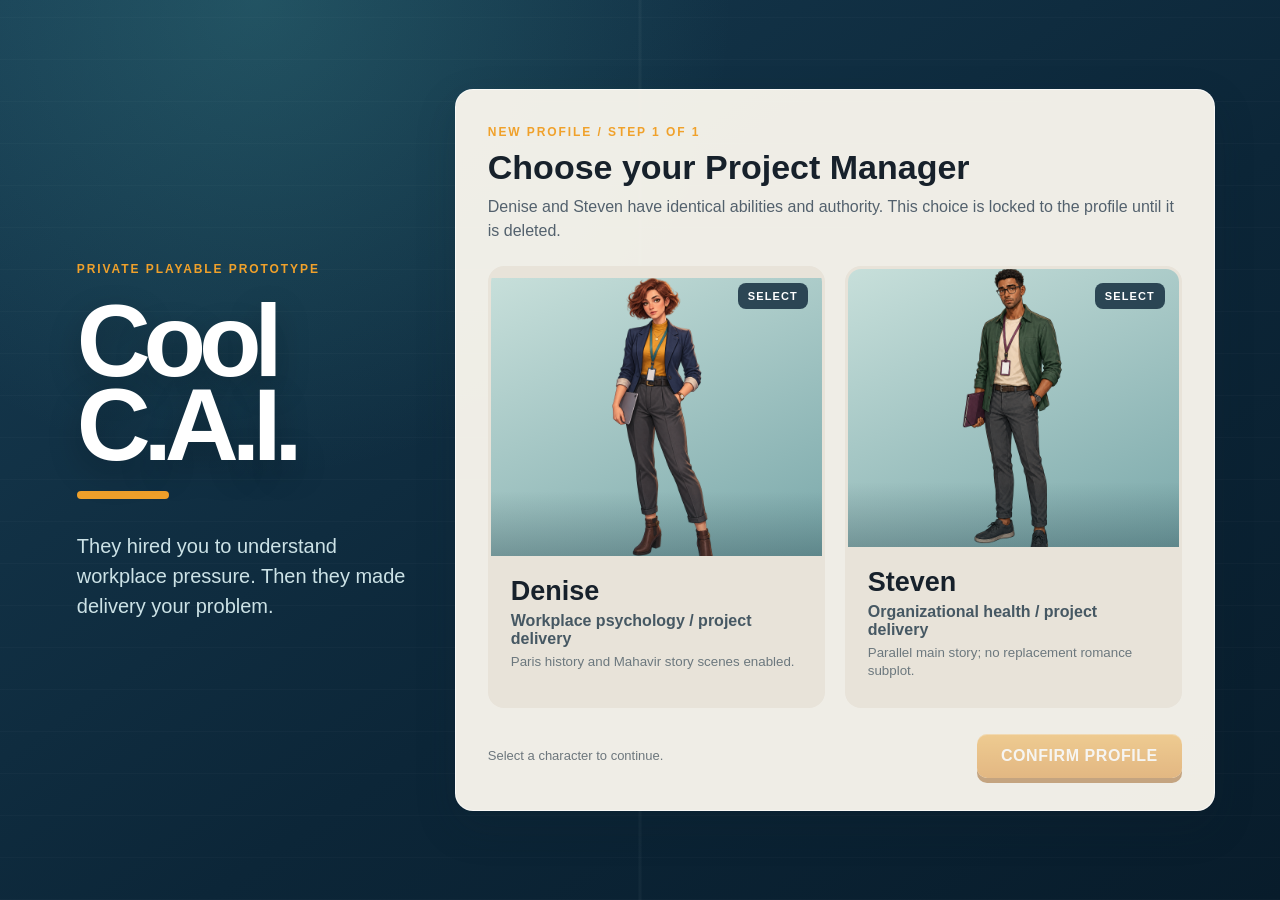
<file: 游戏制作：大厂模拟器（产品岗）/cool-cai-remake/index.html>
<!doctype html>
<html lang="en">
<head>
  <meta charset="utf-8">
  <meta name="viewport" content="width=device-width, initial-scale=1">
  <title>Cool C.A.I. - Playable Prototype</title>
  <link rel="stylesheet" href="styles.css">
</head>
<body>
  <main id="app">
    <section id="profile-screen" class="screen profile-screen">
      <div class="brand-lockup">
        <span class="eyebrow">PRIVATE PLAYABLE PROTOTYPE</span>
        <h1>Cool C.A.I.</h1>
        <p>They hired you to understand workplace pressure. Then they made delivery your problem.</p>
      </div>

      <div class="selection-panel panel">
        <div class="selection-copy">
          <span class="step-label">NEW PROFILE / STEP 1 OF 1</span>
          <h2>Choose your Project Manager</h2>
          <p>Denise and Steven have identical abilities and authority. This choice is locked to the profile until it is deleted.</p>
        </div>
        <div class="character-grid">
          <button class="character-card" data-character="Denise" type="button">
            <span class="character-art denise-art">
              <img src="assets/reimagined/denise.png" alt="Denise">
            </span>
            <span class="character-content">
              <strong>Denise</strong>
              <span>Workplace psychology / project delivery</span>
              <small>Paris history and Mahavir story scenes enabled.</small>
            </span>
            <span class="selection-mark">SELECT</span>
          </button>
          <button class="character-card" data-character="Steven" type="button">
            <span class="character-art steven-art">
              <img src="assets/reimagined/steven.png" alt="Steven">
            </span>
            <span class="character-content">
              <strong>Steven</strong>
              <span>Organizational health / project delivery</span>
              <small>Parallel main story; no replacement romance subplot.</small>
            </span>
            <span class="selection-mark">SELECT</span>
          </button>
        </div>
        <div class="selection-actions">
          <p id="profile-warning">Select a character to continue.</p>
          <button id="confirm-character" class="primary-button" type="button" disabled>Confirm profile</button>
        </div>
      </div>
    </section>

    <section id="level-screen" class="screen level-screen hidden">
      <header class="menu-header">
        <div>
          <span class="eyebrow">COOL C.A.I. / VERTICAL SLICE</span>
          <h1>Prototype Episodes</h1>
        </div>
        <div class="profile-chip">
          <img id="menu-avatar" alt="Selected project manager">
          <div><small>PROJECT MANAGER</small><strong id="menu-character"></strong></div>
          <button id="delete-profile" class="text-button danger" type="button">Delete profile</button>
        </div>
      </header>
      <div class="level-intro panel">
        <p>These samples keep their real episode numbers. Episodes 1, 11 and 22 are directly selectable for testing; they are not remapped to Episodes 1-3.</p>
      </div>
      <div id="level-cards" class="level-grid"></div>
      <footer class="copyright-note">Private mechanics prototype. Displayed character portraits are originalized prototype reimaginings; legacy files are not loaded.</footer>
    </section>

    <section id="game-screen" class="screen game-screen hidden">
      <header class="game-header">
        <div class="episode-identity">
          <button id="back-to-levels" class="icon-button" type="button" aria-label="Back to episode select">&larr;</button>
          <div><small id="game-episode"></small><h1 id="game-title"></h1></div>
        </div>
        <div class="clock-block">
          <span id="day-label">DAY 1</span>
          <strong id="clock">09:00</strong>
          <small id="phase-label">NORMAL HOURS</small>
        </div>
        <div class="header-stats">
          <div><small>BUDGET</small><strong id="cash">$0</strong></div>
          <div class="pm-status">
            <img id="game-avatar" alt="Project manager">
            <div><small id="pm-name"></small><strong>PM STRESS <span id="pm-stress-text">0%</span></strong></div>
            <div class="stress-track"><span id="pm-stress-bar"></span></div>
          </div>
          <div class="time-controls">
            <button id="pause-button" type="button">Pause</button>
            <button class="speed-button active" data-speed="1" type="button">1x</button>
            <button class="speed-button" data-speed="2" type="button">2x</button>
            <button class="speed-button" data-speed="4" type="button">4x</button>
          </div>
        </div>
      </header>

      <div class="game-layout">
        <aside class="left-rail">
          <nav class="location-nav" aria-label="Building locations">
            <button class="location-button active" data-location="office" type="button"><span>01</span>Team Office</button>
            <button class="location-button" data-location="meeting" type="button"><span>02</span>Meeting Floor</button>
            <button class="location-button disabled" type="button"><span>03</span>Executive Floor</button>
            <button class="location-button disabled" type="button"><span>04</span>General Affairs</button>
            <button class="location-button disabled" type="button"><span>05</span>OfficeTown Store</button>
          </nav>
          <section class="goal-panel panel-dark">
            <div class="rail-title"><span>OBJECTIVES</span><small id="goal-summary"></small></div>
            <div id="goals" class="goal-list"></div>
          </section>
          <section id="ai-panel" class="ai-panel panel-dark hidden">
            <div class="rail-title"><span>MANDATORY AI</span><small>REVIEW STILL REQUIRED</small></div>
            <div id="ai-controls"></div>
          </section>
        </aside>

        <section id="world" class="world">
          <div id="office-panel" class="office-panel">
            <div class="office-heading">
              <div><small>TEAM OFFICE</small><strong id="office-status">Four live departmental queues</strong></div>
              <span id="remote-label" class="remote-label hidden">REMOTE OFFICE / INTERACTIVE</span>
            </div>
            <div id="window-view" class="window-view" aria-label="Dynamic office window showing time of day">
              <span class="sun"></span><span class="city city-back"></span><span class="city city-front"></span>
              <div class="window-time"><small>WINDOW LIGHT</small><strong id="window-time-label">MORNING</strong></div>
            </div>
            <div id="queues" class="queue-grid"></div>
            <div class="employee-section">
              <div class="section-heading"><span>TEAM</span><small>Assign from any queue. Rest uses shared facilities.</small></div>
              <div id="employees" class="employee-grid"></div>
            </div>
          </div>

          <div id="meeting-panel" class="meeting-panel hidden">
            <div class="meeting-room-art">
              <div class="screen-wall"><small>COOL C.A.I.</small><strong id="meeting-screen-title">ALIGNMENT</strong></div>
              <div class="meeting-table"><span></span><span></span><span></span><span></span></div>
            </div>
            <div class="meeting-copy">
              <span class="eyebrow">MEETING FLOOR</span>
              <h2 id="active-meeting-title">Meeting in progress</h2>
              <p id="meeting-rule-copy">The room is locked until the timer ends. Remote office controls remain available.</p>
              <div class="meeting-timer"><small>TIME REMAINING</small><strong id="meeting-remaining">00:00</strong></div>
              <div id="meeting-attendees" class="attendee-list"></div>
            </div>
          </div>
        </section>

        <aside class="right-rail">
          <section class="meeting-control panel">
            <div class="rail-title"><span>MEETINGS</span><small id="meeting-count">0 / 3 TODAY</small></div>
            <div id="meeting-options"></div>
          </section>
          <section class="event-log panel">
            <div class="rail-title"><span>PROJECT FEED</span><small>LIVE</small></div>
            <div id="log-entries" class="log-entries" aria-live="polite"></div>
          </section>
          <section class="controls-help panel">
            <strong>How to play</strong>
            <p>Choose an employee on a task card, then assign it. Employees work automatically. Rest them before stress reaches 100%.</p>
          </section>
          <button id="finish-project" class="primary-button finish-button" type="button" disabled>Required goals incomplete</button>
        </aside>
      </div>
    </section>
  </main>

  <div id="modal" class="modal hidden" role="dialog" aria-modal="true" aria-labelledby="modal-title">
    <div class="modal-card panel">
      <span id="modal-eyebrow" class="eyebrow"></span>
      <h2 id="modal-title"></h2>
      <div id="modal-body"></div>
      <div id="modal-actions" class="modal-actions"></div>
    </div>
  </div>

  <script src="levels.js"></script>
  <script src="game.js"></script>
</body>
</html>
</file>
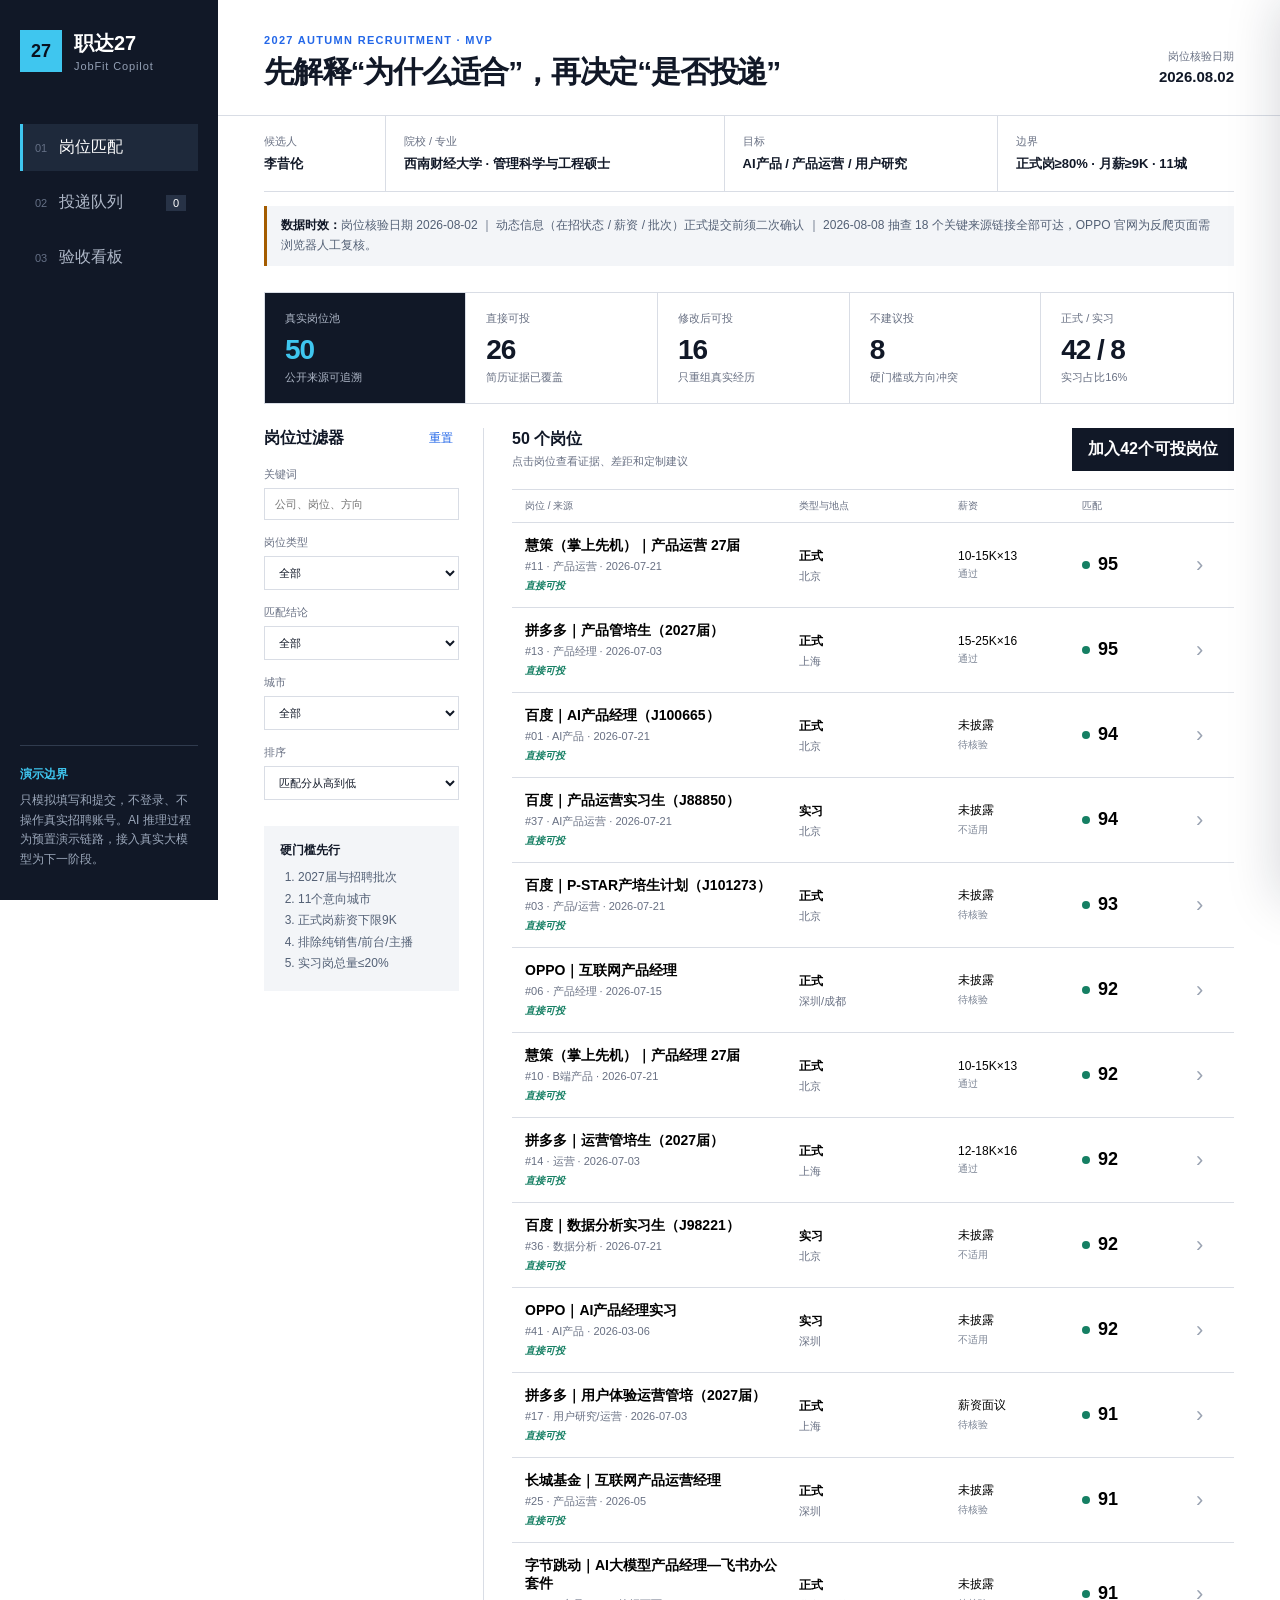
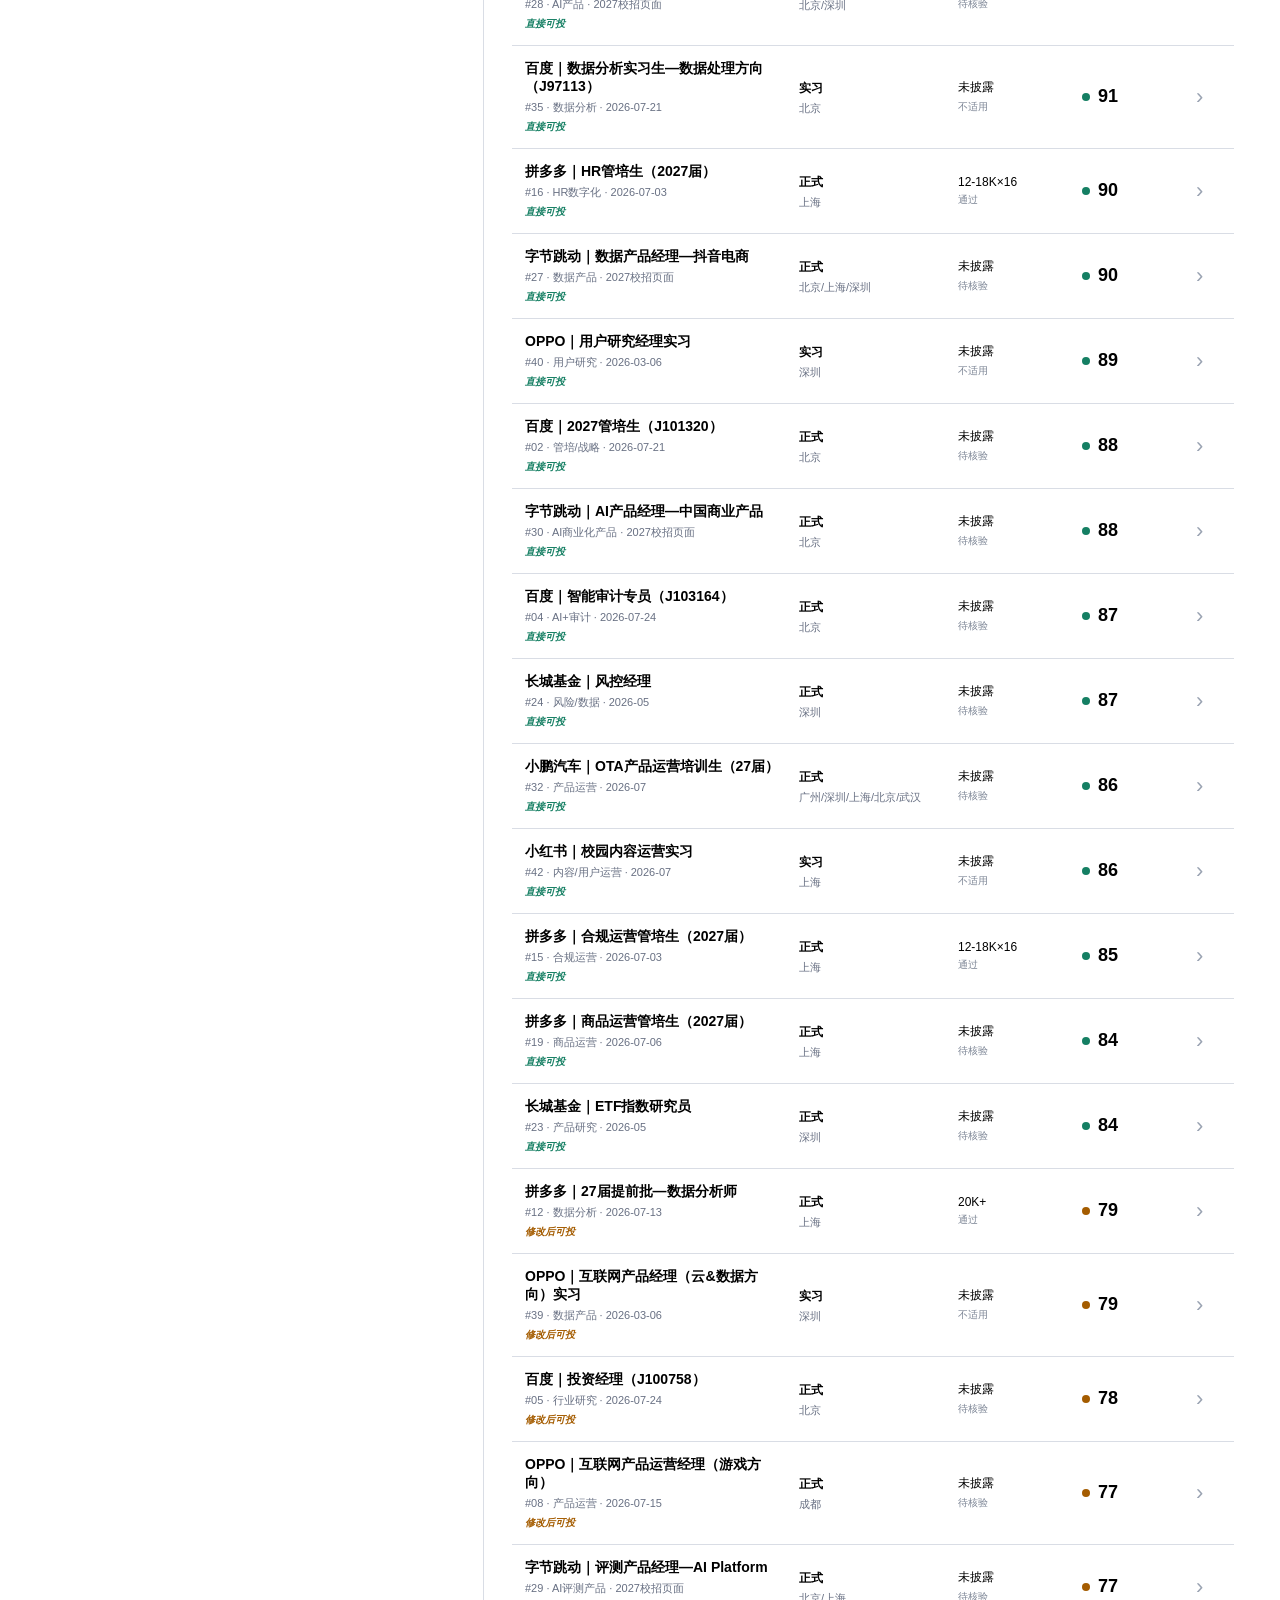
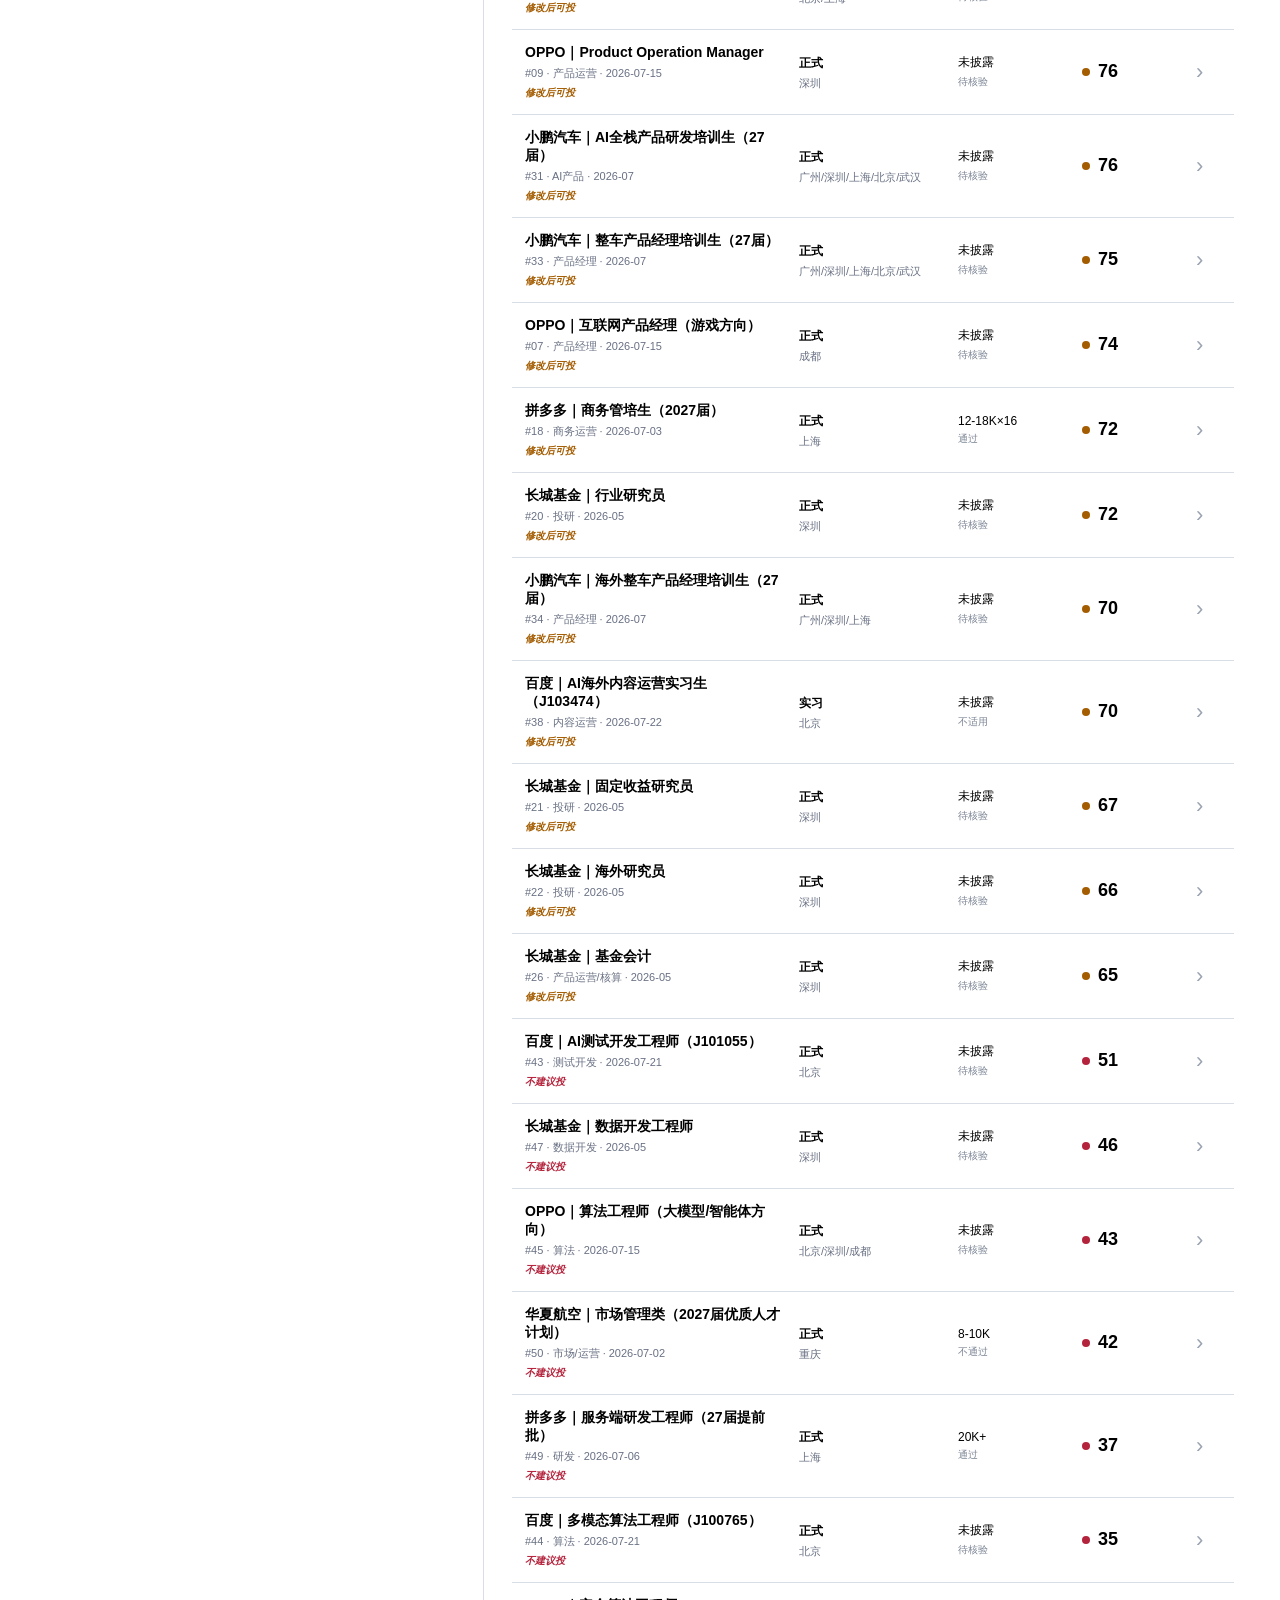
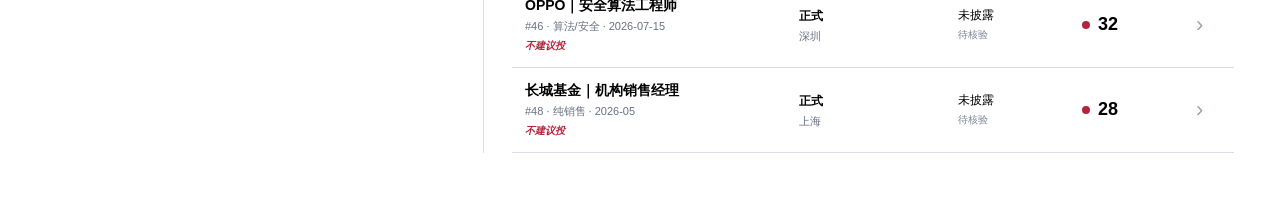
<file: 职达27项目/职达27-demo/index.html>
<!doctype html>
<html lang="zh-CN">
<head>
  <meta charset="utf-8" />
  <meta name="viewport" content="width=device-width, initial-scale=1" />
  <meta name="description" content="职达27：面向2027届财经高校学生的岗位适配与批量投递助手演示" />
  <title>职达27｜岗位适配与批量投递助手</title>
  <link rel="stylesheet" href="styles.css" />
</head>
<body>
  <aside class="rail">
    <div class="brand">
      <div class="brand-mark">27</div>
      <div><strong>职达27</strong><span>JobFit Copilot</span></div>
    </div>
    <nav aria-label="主导航">
      <button class="nav-item active" data-view="jobs"><span>01</span>岗位匹配</button>
      <button class="nav-item" data-view="queue"><span>02</span>投递队列 <em id="queueBadge">0</em></button>
      <button class="nav-item" data-view="verify"><span>03</span>验收看板</button>
    </nav>
    <div class="rail-note">
      <b>演示边界</b>
      <p>只模拟填写和提交，不登录、不操作真实招聘账号。AI 推理过程为预置演示链路，接入真实大模型为下一阶段。</p>
    </div>
  </aside>

  <main>
    <header class="topbar">
      <div>
        <p class="eyebrow">2027 AUTUMN RECRUITMENT · MVP</p>
        <h1>先解释“为什么适合”，再决定“是否投递”</h1>
      </div>
      <div class="checked">岗位核验日期<br><strong>2026.08.02</strong></div>
    </header>

    <section class="candidate-strip" aria-label="候选人画像">
      <div><span>候选人</span><strong>李昔伦</strong></div>
      <div><span>院校 / 专业</span><strong>西南财经大学 · 管理科学与工程硕士</strong></div>
      <div><span>目标</span><strong>AI产品 / 产品运营 / 用户研究</strong></div>
      <div><span>边界</span><strong>正式岗≥80% · 月薪≥9K · 11城</strong></div>
    </section>

    <div class="freshness-note"><b>数据时效：</b>岗位核验日期 2026-08-02 ｜ 动态信息（在招状态 / 薪资 / 批次）正式提交前须二次确认 ｜ 2026-08-08 抽查 18 个关键来源链接全部可达，OPPO 官网为反爬页面需浏览器人工复核。</div>

    <section class="view active" id="view-jobs">
      <div class="metric-band">
        <div class="metric primary"><span>真实岗位池</span><strong>50</strong><small>公开来源可追溯</small></div>
        <div class="metric"><span>直接可投</span><strong>26</strong><small>简历证据已覆盖</small></div>
        <div class="metric"><span>修改后可投</span><strong>16</strong><small>只重组真实经历</small></div>
        <div class="metric"><span>不建议投</span><strong>8</strong><small>硬门槛或方向冲突</small></div>
        <div class="metric"><span>正式 / 实习</span><strong>42 / 8</strong><small>实习占比16%</small></div>
      </div>

      <div class="workspace">
        <section class="filters" aria-label="岗位筛选">
          <div class="filter-title"><strong>岗位过滤器</strong><button id="resetFilters">重置</button></div>
          <label>关键词<input id="searchInput" type="search" placeholder="公司、岗位、方向" /></label>
          <label>岗位类型<select id="typeFilter"><option value="全部">全部</option><option>正式</option><option>实习</option></select></label>
          <label>匹配结论<select id="verdictFilter"><option value="全部">全部</option><option>直接可投</option><option>修改后可投</option><option>不建议投</option></select></label>
          <label>城市<select id="cityFilter"><option value="全部">全部</option></select></label>
          <label>排序<select id="sortFilter"><option value="score">匹配分从高到低</option><option value="id">原始岗位顺序</option><option value="company">公司名称</option></select></label>
          <div class="rule-block">
            <b>硬门槛先行</b>
            <ol>
              <li>2027届与招聘批次</li>
              <li>11个意向城市</li>
              <li>正式岗薪资下限9K</li>
              <li>排除纯销售/前台/主播</li>
              <li>实习岗总量≤20%</li>
            </ol>
          </div>
        </section>

        <section class="results">
          <div class="results-head">
            <div><strong id="resultCount">50 个岗位</strong><span>点击岗位查看证据、差距和定制建议</span></div>
            <button class="action dark" id="addAllEligible">加入全部可投岗位</button>
          </div>
          <div class="job-head"><span>岗位 / 来源</span><span>类型与地点</span><span>薪资</span><span>匹配</span><span></span></div>
          <div id="jobList" class="job-list" aria-live="polite"></div>
        </section>
      </div>
    </section>

    <section class="view" id="view-queue">
      <div class="section-intro">
        <div><p class="eyebrow">HUMAN-IN-THE-LOOP</p><h2>用户确认后，才进入模拟投递</h2><p>每一步保留日志；薪资未公开的岗位会在提交前暂停核验。</p></div>
        <button class="action dark" id="runSimulation" disabled>开始模拟投递</button>
      </div>
      <div class="queue-layout">
        <div>
          <div class="queue-head"><strong>投递队列</strong><button id="clearQueue">清空队列</button></div>
          <div id="queueEmpty" class="empty-state"><b>队列还是空的</b><p>回到“岗位匹配”加入单个岗位，或一次加入全部42个可投岗位。</p></div>
          <div id="queueList" class="queue-list"></div>
        </div>
        <aside class="process-log">
          <strong>模拟执行日志</strong>
          <div class="process-step"><i>1</i><span>审阅简历证据<small>仅使用真实经历</small></span></div>
          <div class="process-step"><i>2</i><span>生成定制表达<small>重组关键词，不编造</small></span></div>
          <div class="process-step"><i>3</i><span>填写申请表单<small>Demo内模拟字段映射</small></span></div>
          <div class="process-step"><i>4</i><span>提交与记录<small>不访问真实招聘账号</small></span></div>
          <div id="logFeed" class="log-feed"><p>等待开始……</p></div>
        </aside>
      </div>
    </section>

    <section class="view" id="view-verify">
      <div class="section-intro">
        <div><p class="eyebrow">ACCEPTANCE TEST</p><h2>不是“推荐得多”，而是“能解释、会拒绝”</h2></div>
      </div>
      <div class="verify-grid">
        <div class="score-ring" aria-label="验收通过率84%"><div><strong>84%</strong><span>42 / 50</span></div></div>
        <div class="verify-copy">
          <h3>核心验收已经满足</h3>
          <p>50个真实岗位中，26个可直接投递、16个修改真实经历表达后可投，共42个满足要求，高于40/50目标。</p>
          <div class="bar-row"><span>正式岗位占比</span><b>84%</b><i><em style="width:84%"></em></i></div>
          <div class="bar-row"><span>实习岗位占比</span><b>16%</b><i><em style="width:16%"></em></i></div>
          <div class="bar-row"><span>推荐命中率</span><b>84%</b><i><em style="width:84%"></em></i></div>
        </div>
        <div class="negative-proof">
          <h3>8个负例证明筛选有效</h3>
          <ul>
            <li><b>能力门槛：</b>算法、测试开发、后端、数据开发</li>
            <li><b>岗位性质：</b>机构销售经理命中“纯销售”黑名单</li>
            <li><b>城市+薪资：</b>重庆且8—10K的岗位被双重拦截</li>
          </ul>
        </div>
        <div class="quality-note">
          <h3>数据质量声明</h3>
          <p>岗位来自企业官网、校园招聘页、牛客职位页和高校就业网。动态页面可能在后续变更；正式提交前必须再次确认在招状态、薪资与批次。</p>
          <p>“直接可投”表示简历证据覆盖度，不等同于录用概率；未公开薪资不会被模型臆测。</p>
        </div>
      </div>
    </section>
  </main>

  <aside class="drawer" id="detailDrawer" aria-hidden="true">
    <button class="drawer-close" id="drawerClose" aria-label="关闭">×</button>
    <div id="drawerContent"></div>
  </aside>
  <div class="scrim" id="scrim"></div>
  <div class="toast" id="toast" role="status"></div>

  <script src="data/jobs.js"></script>
  <script src="app.js"></script>
</body>
</html>
</file>
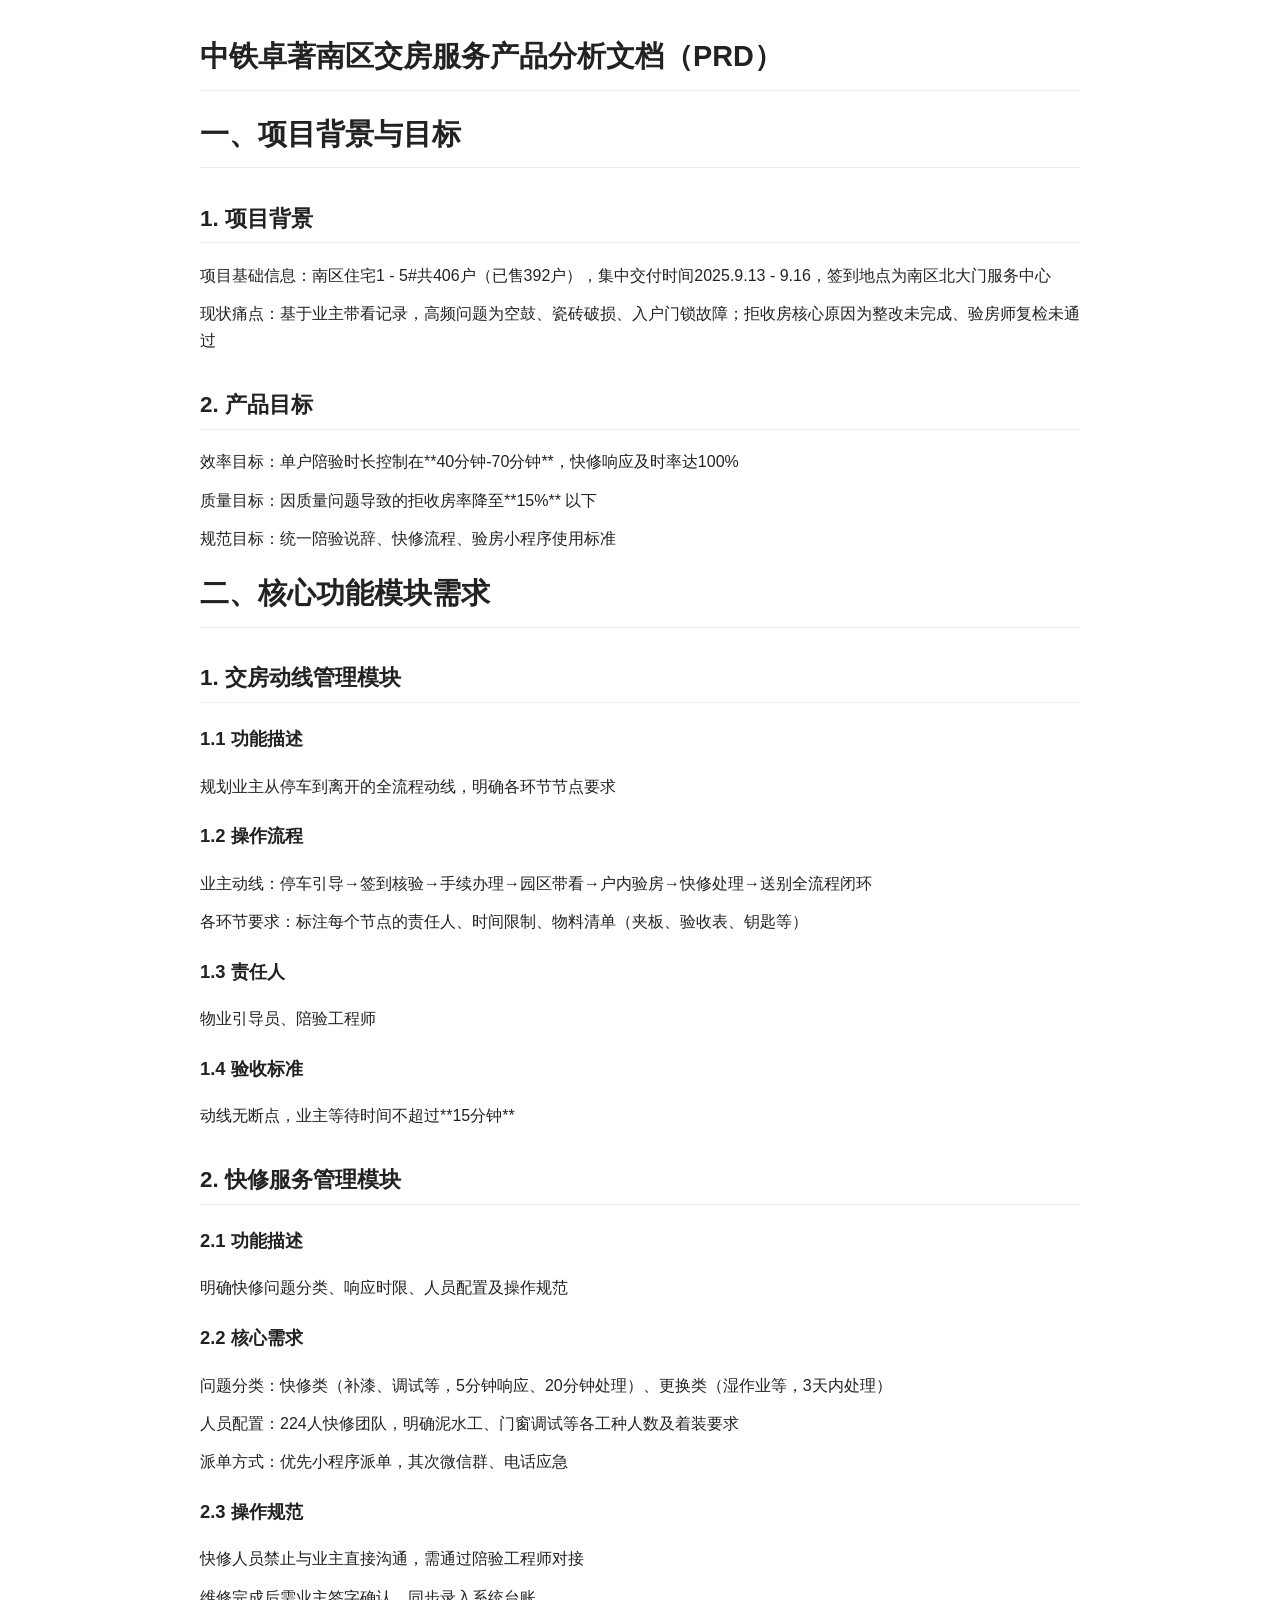
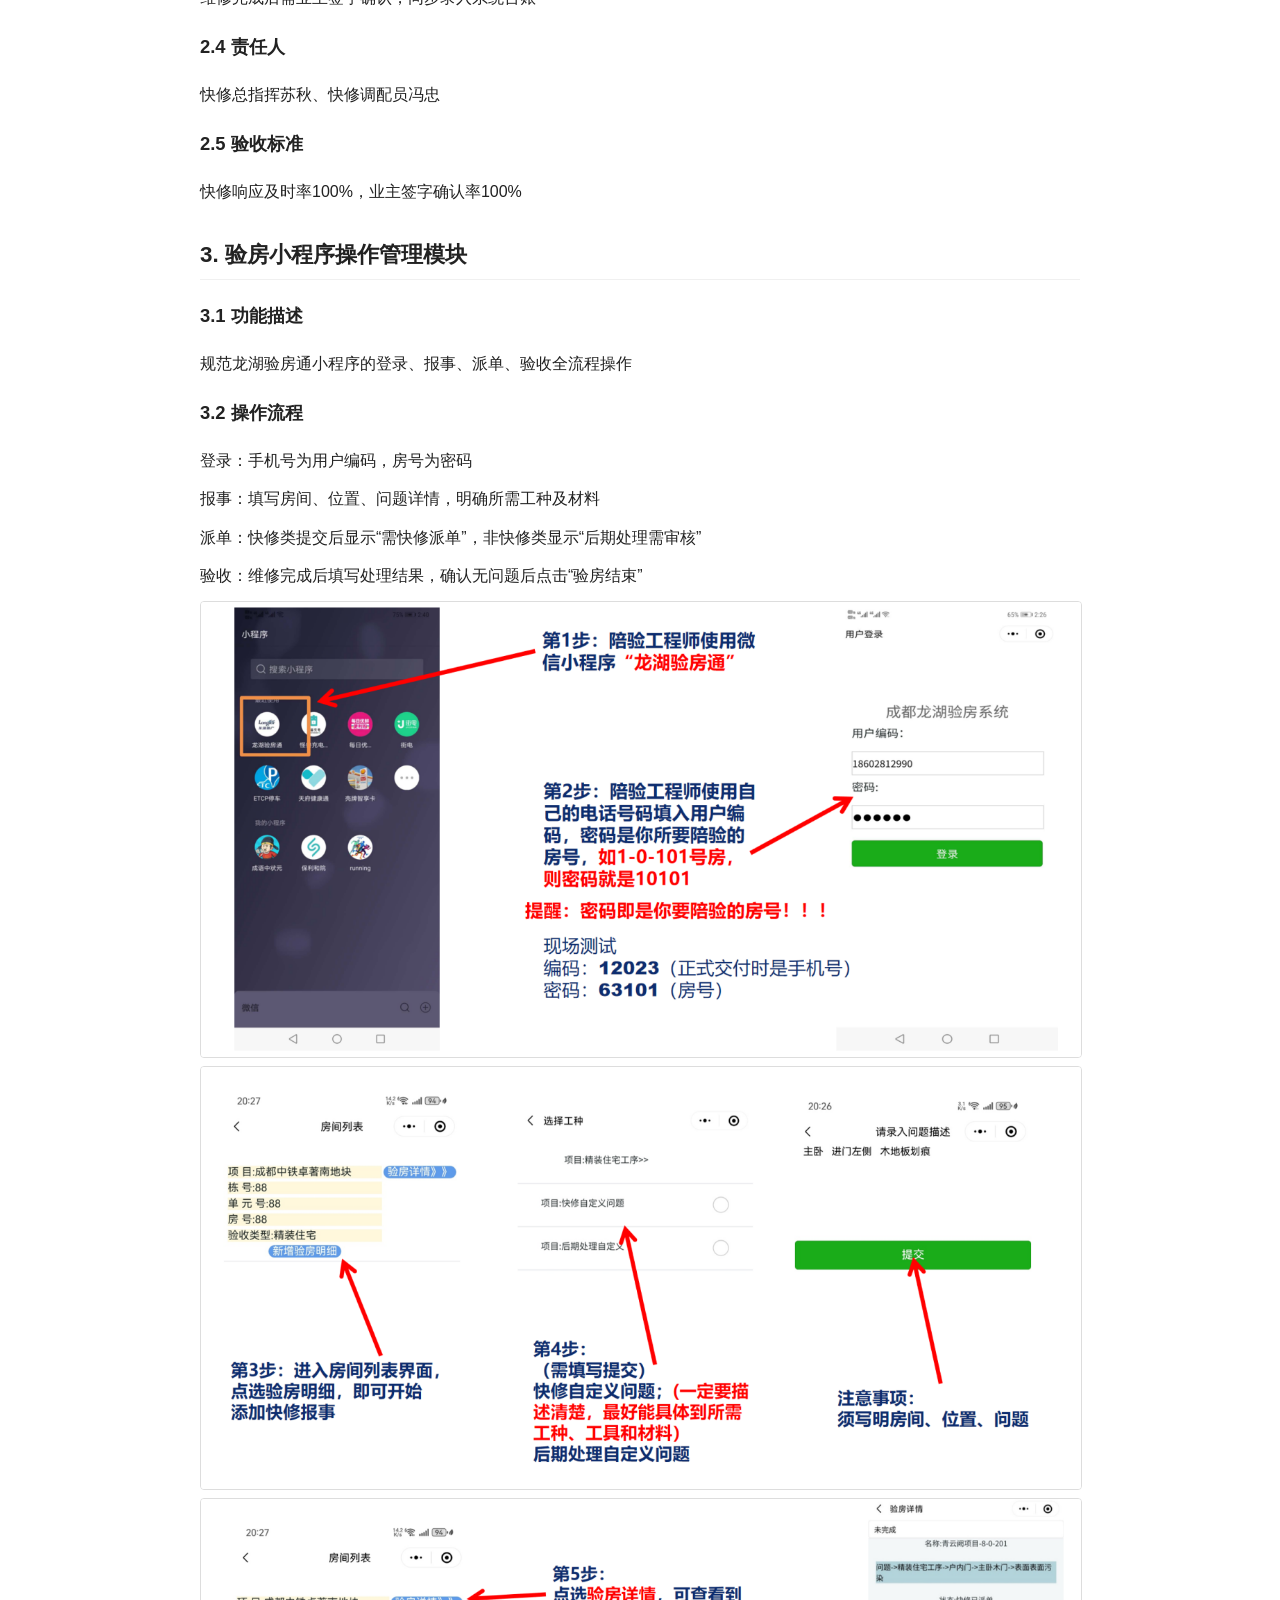
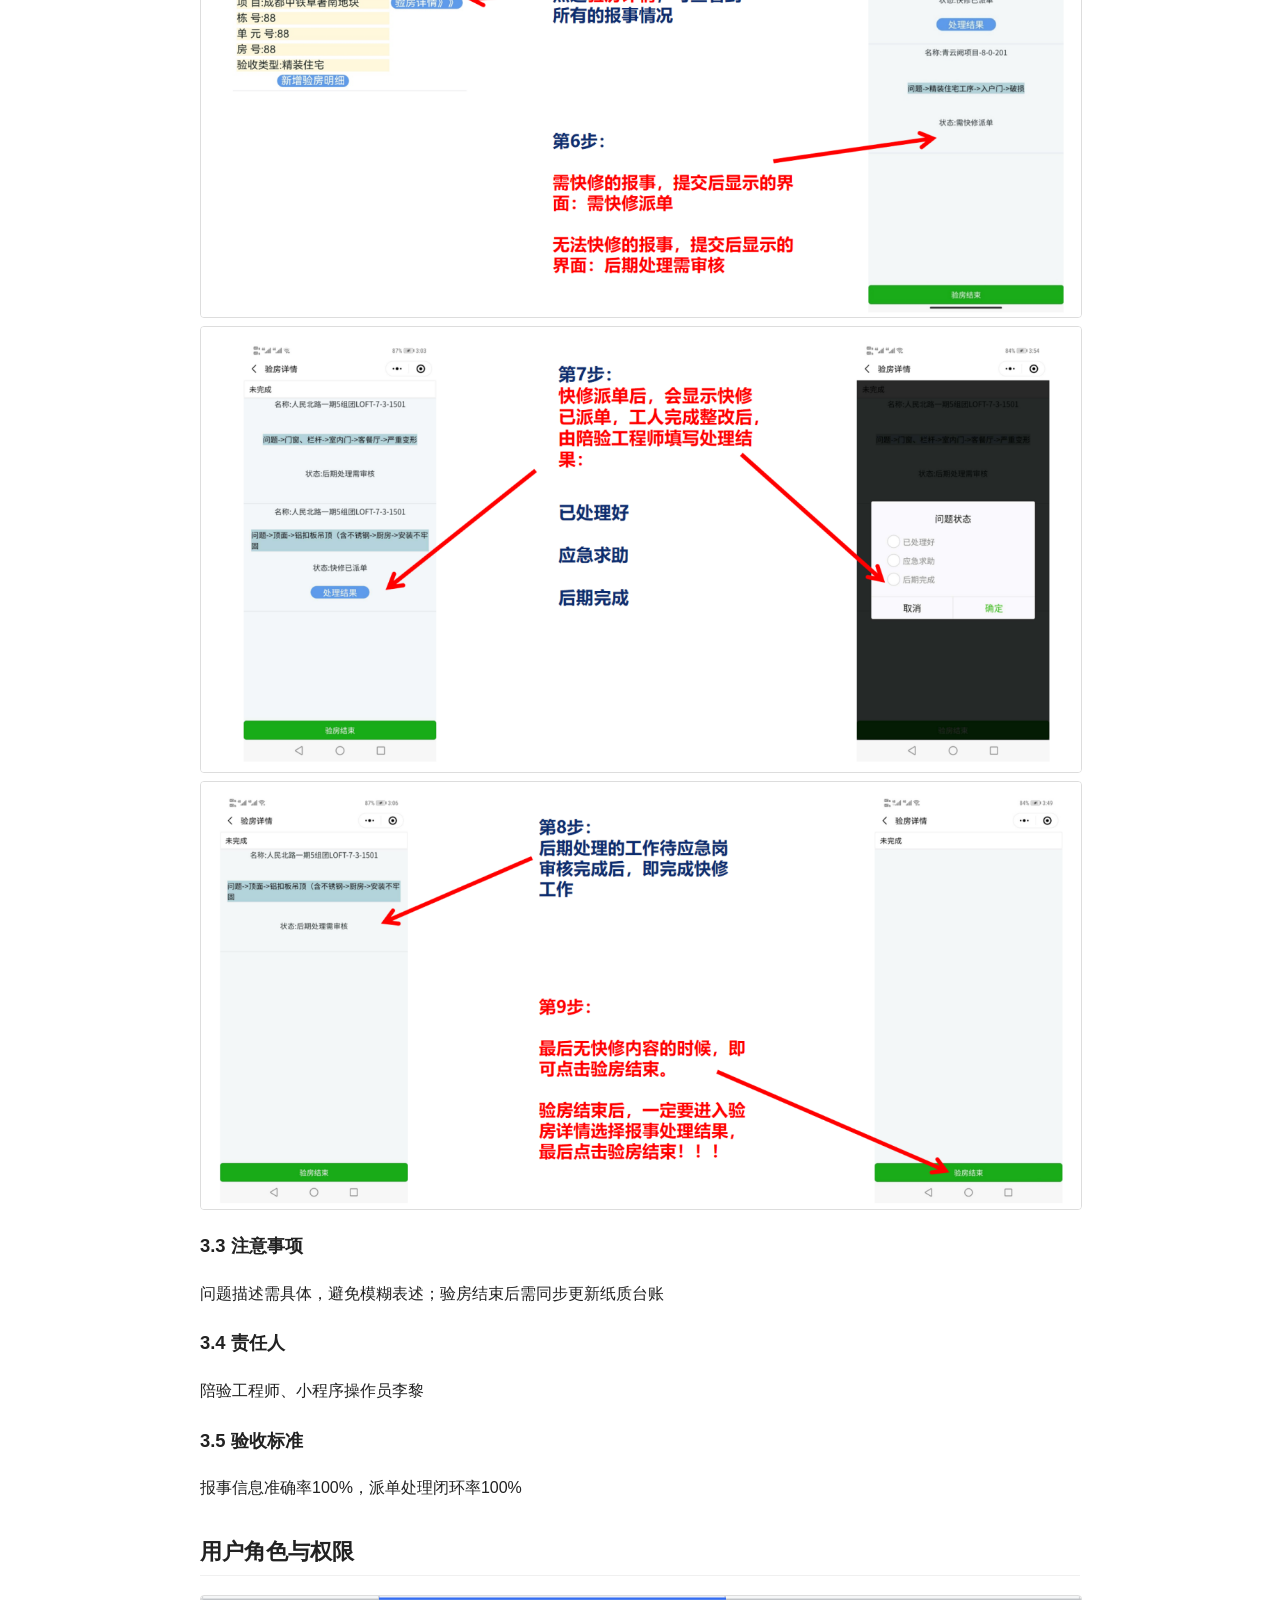
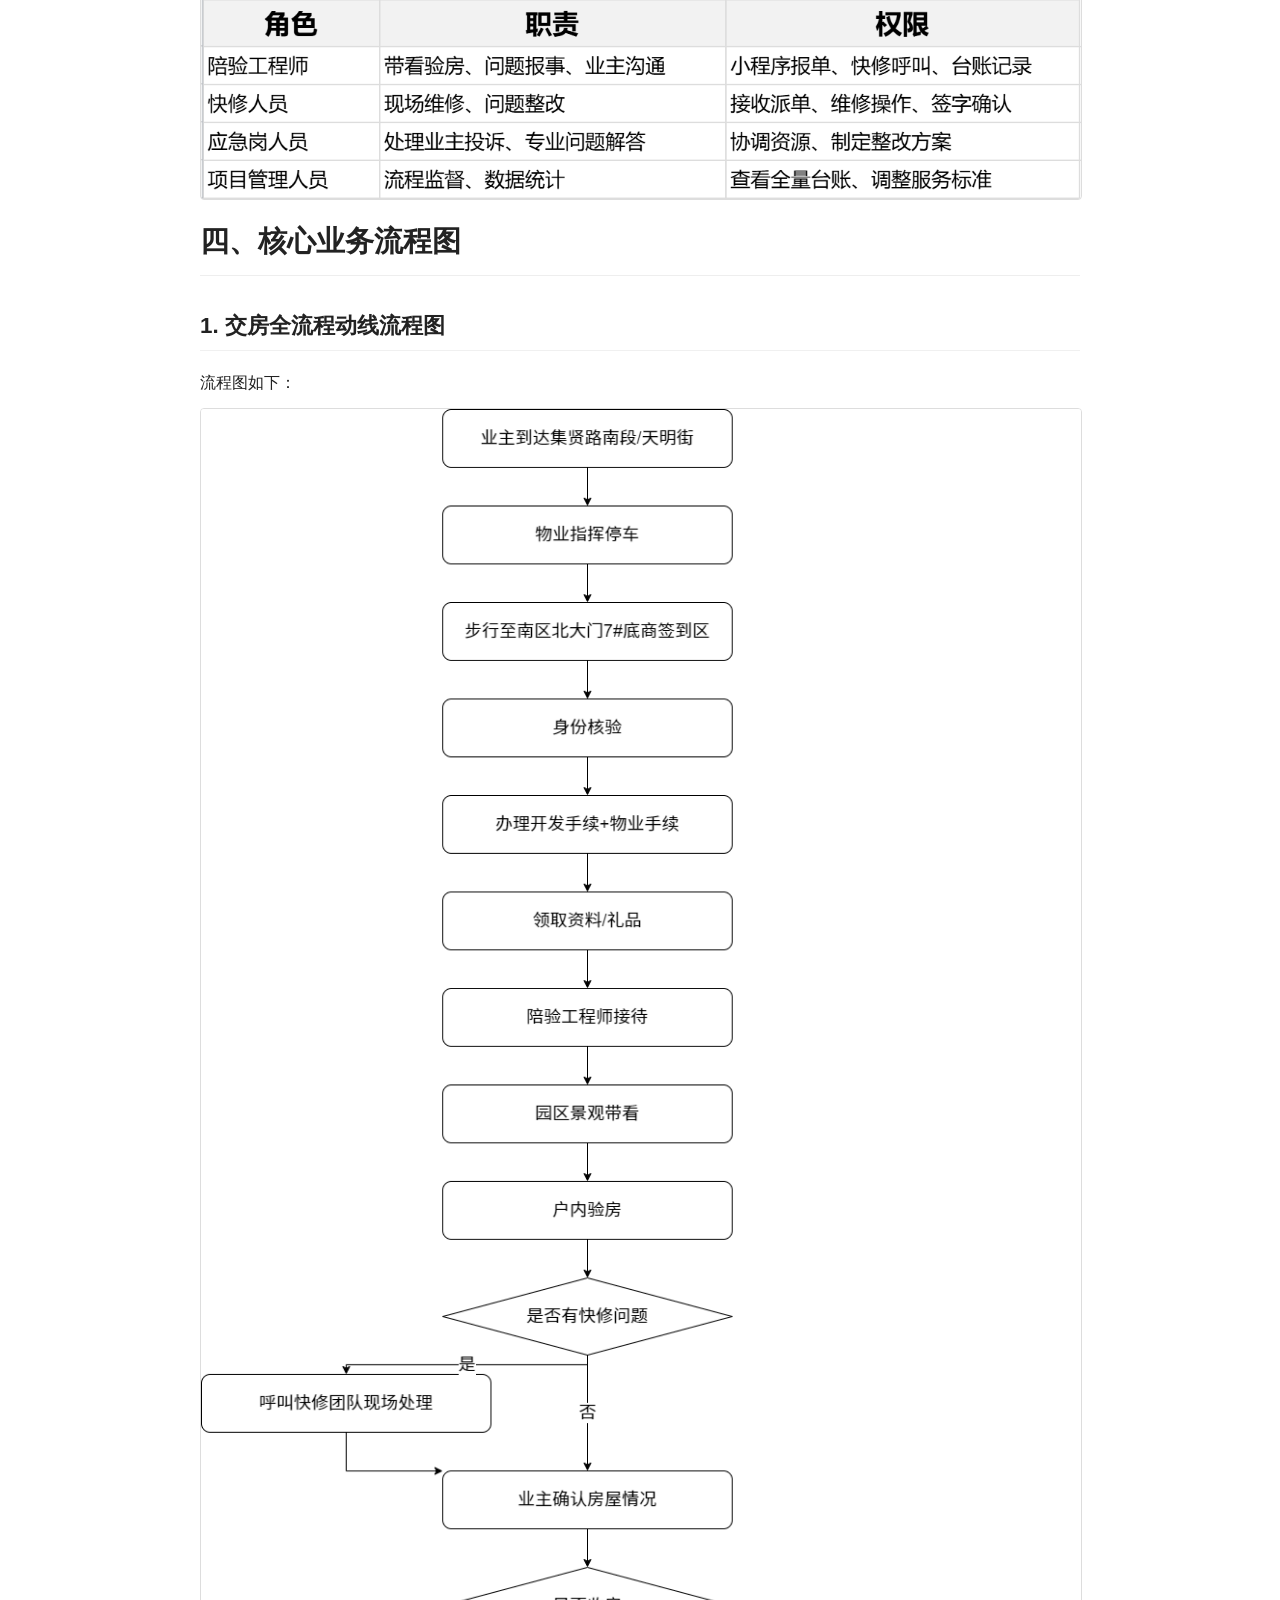
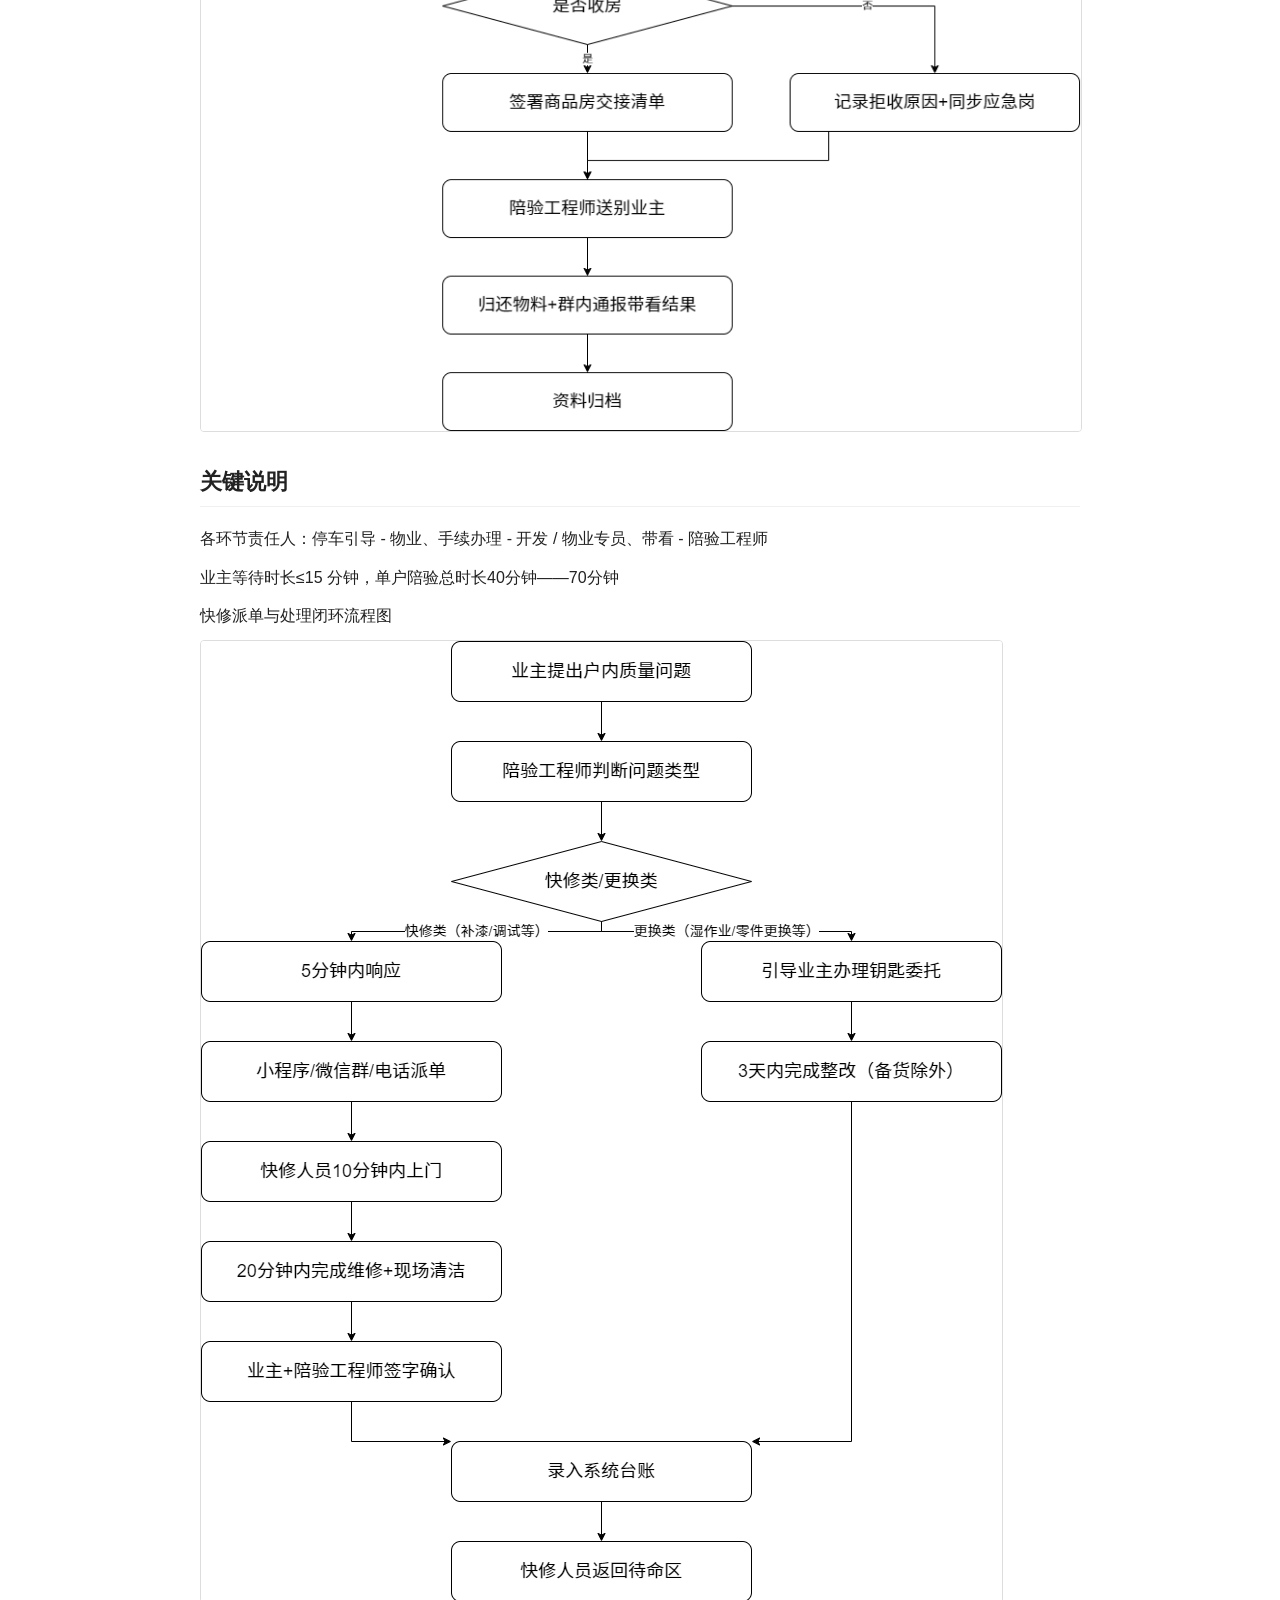
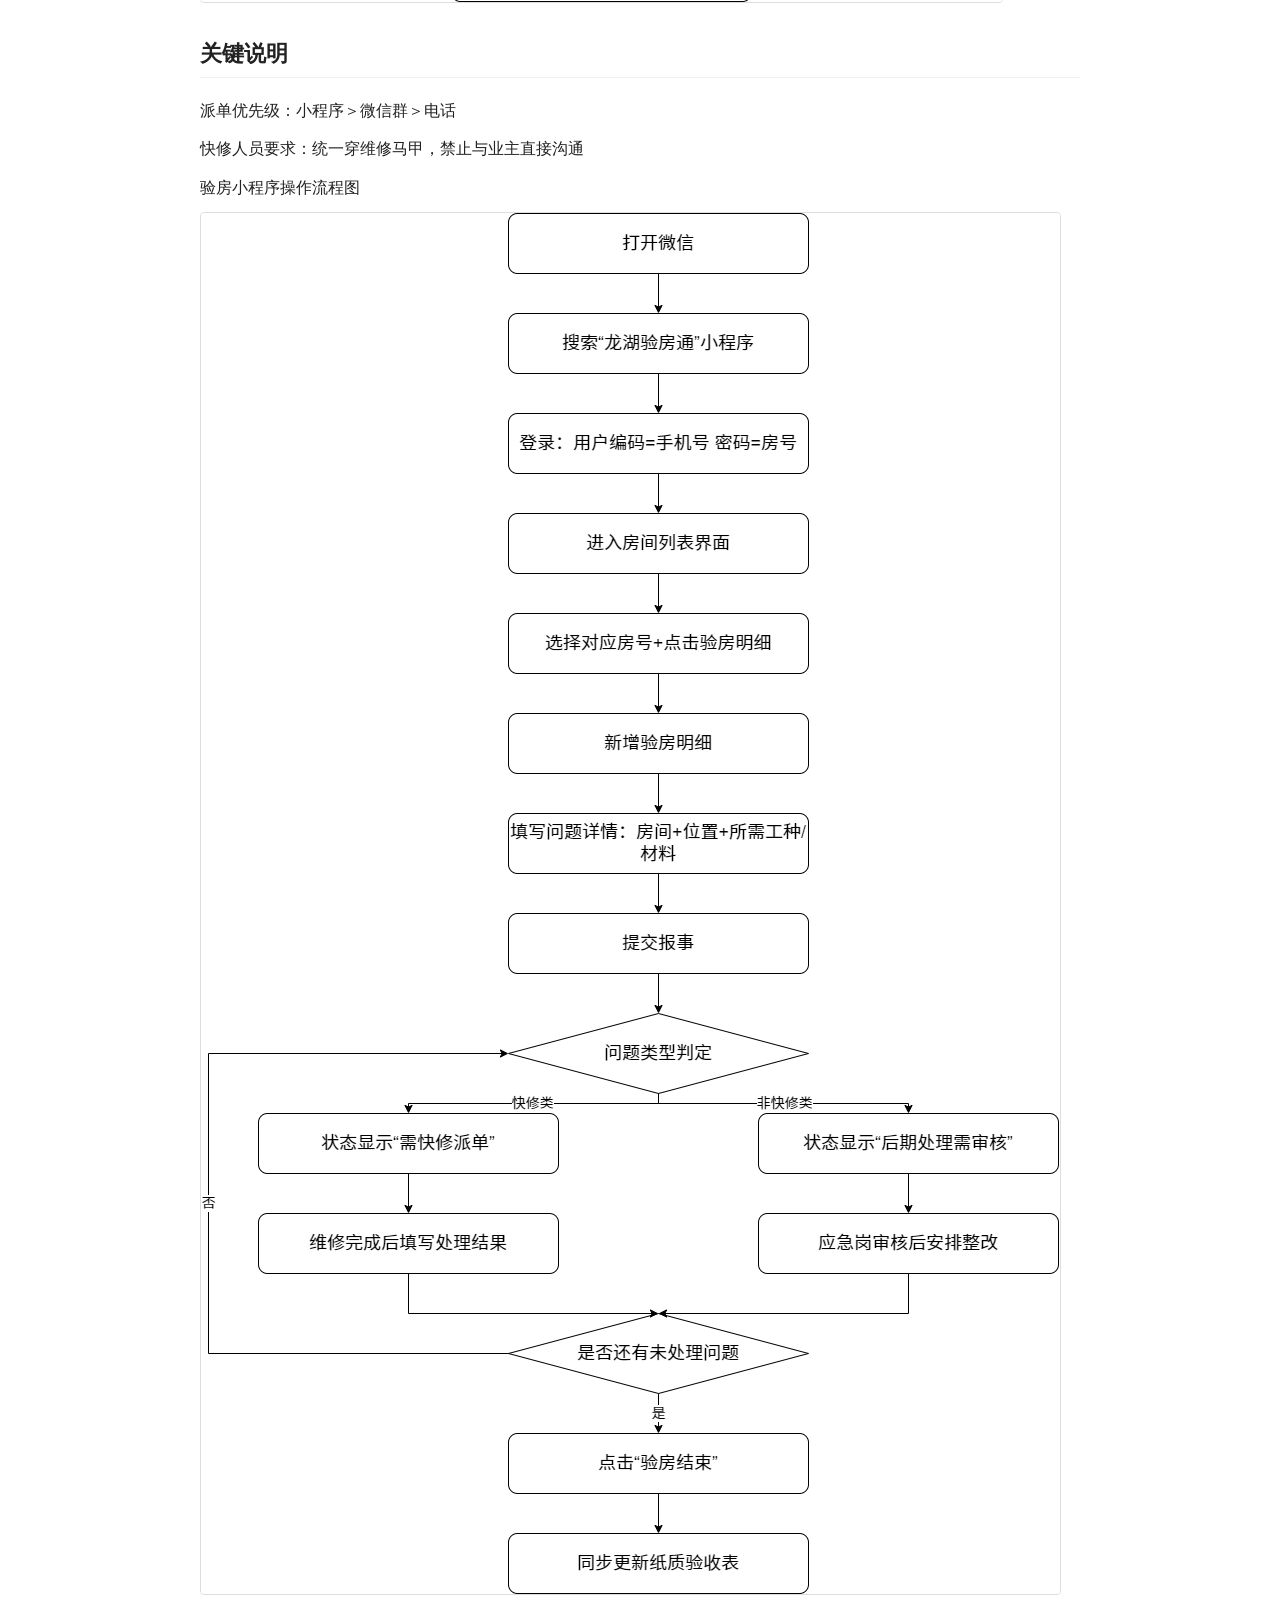
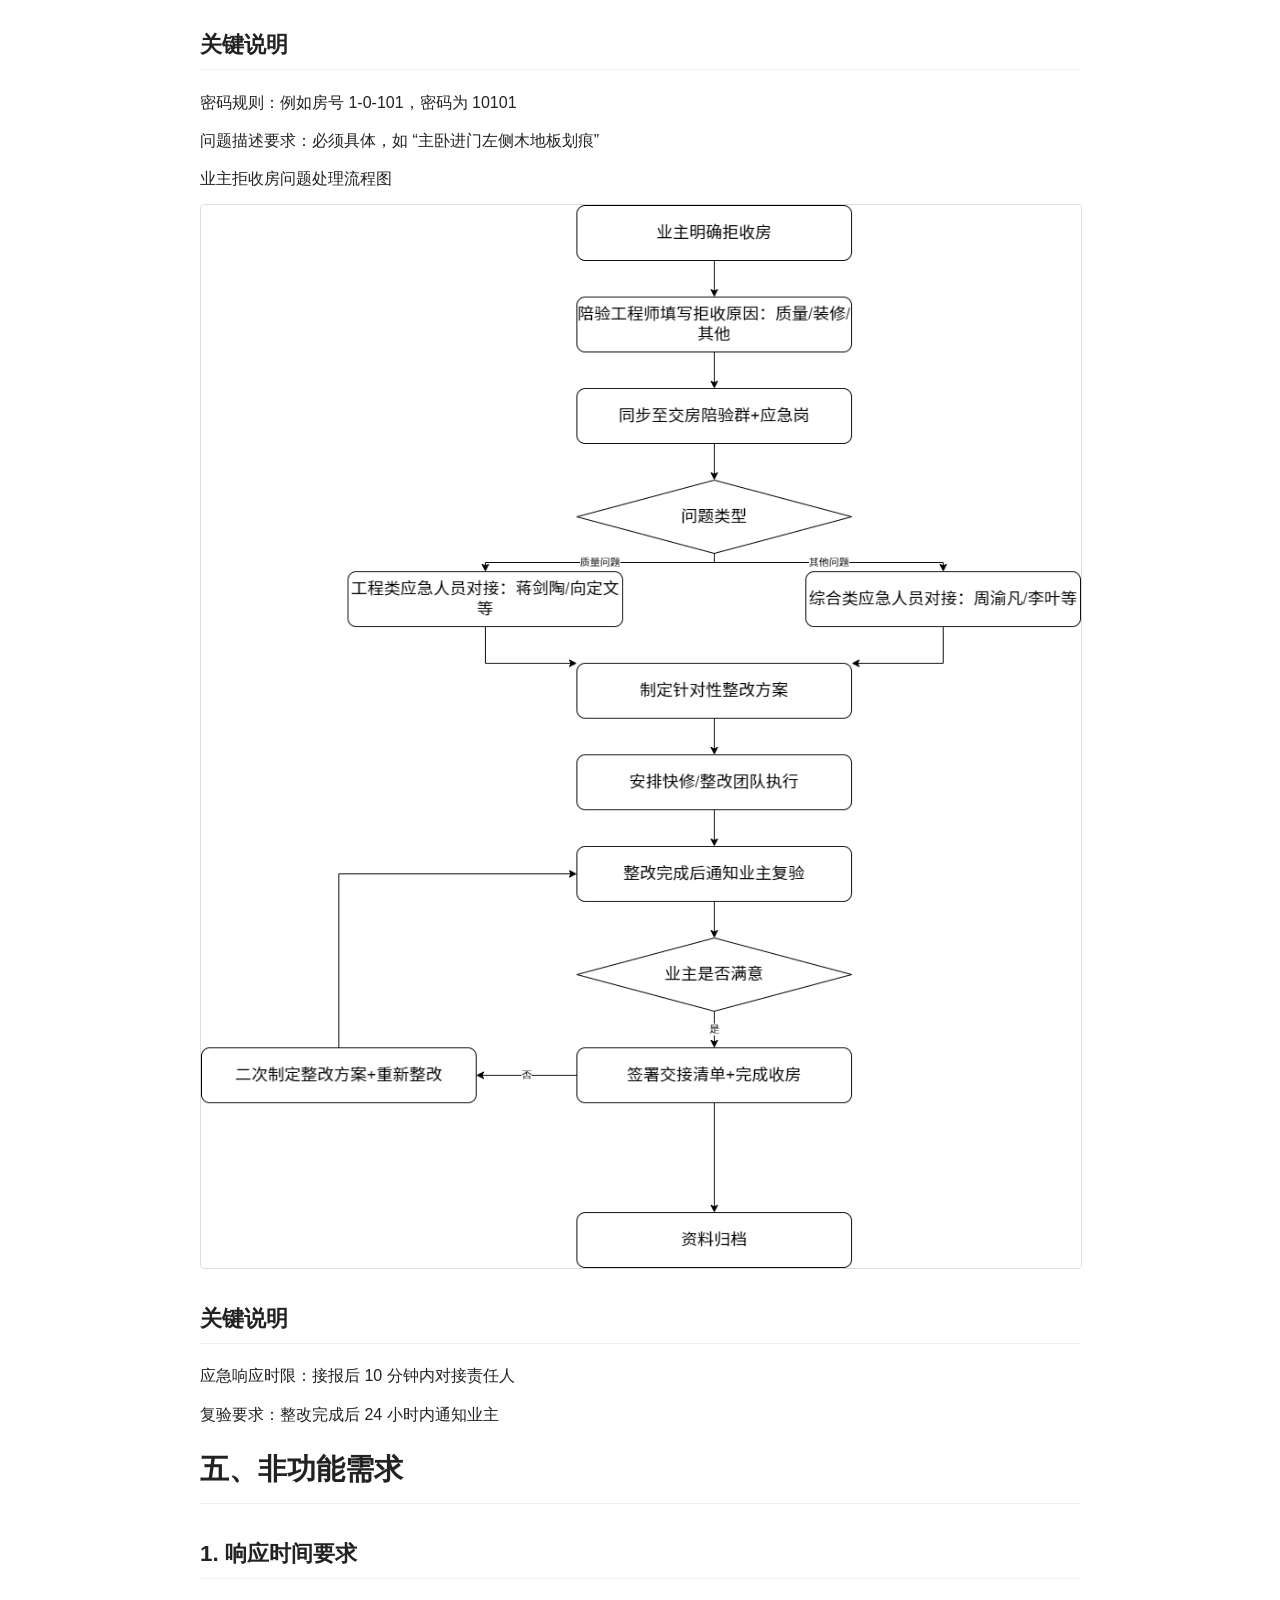
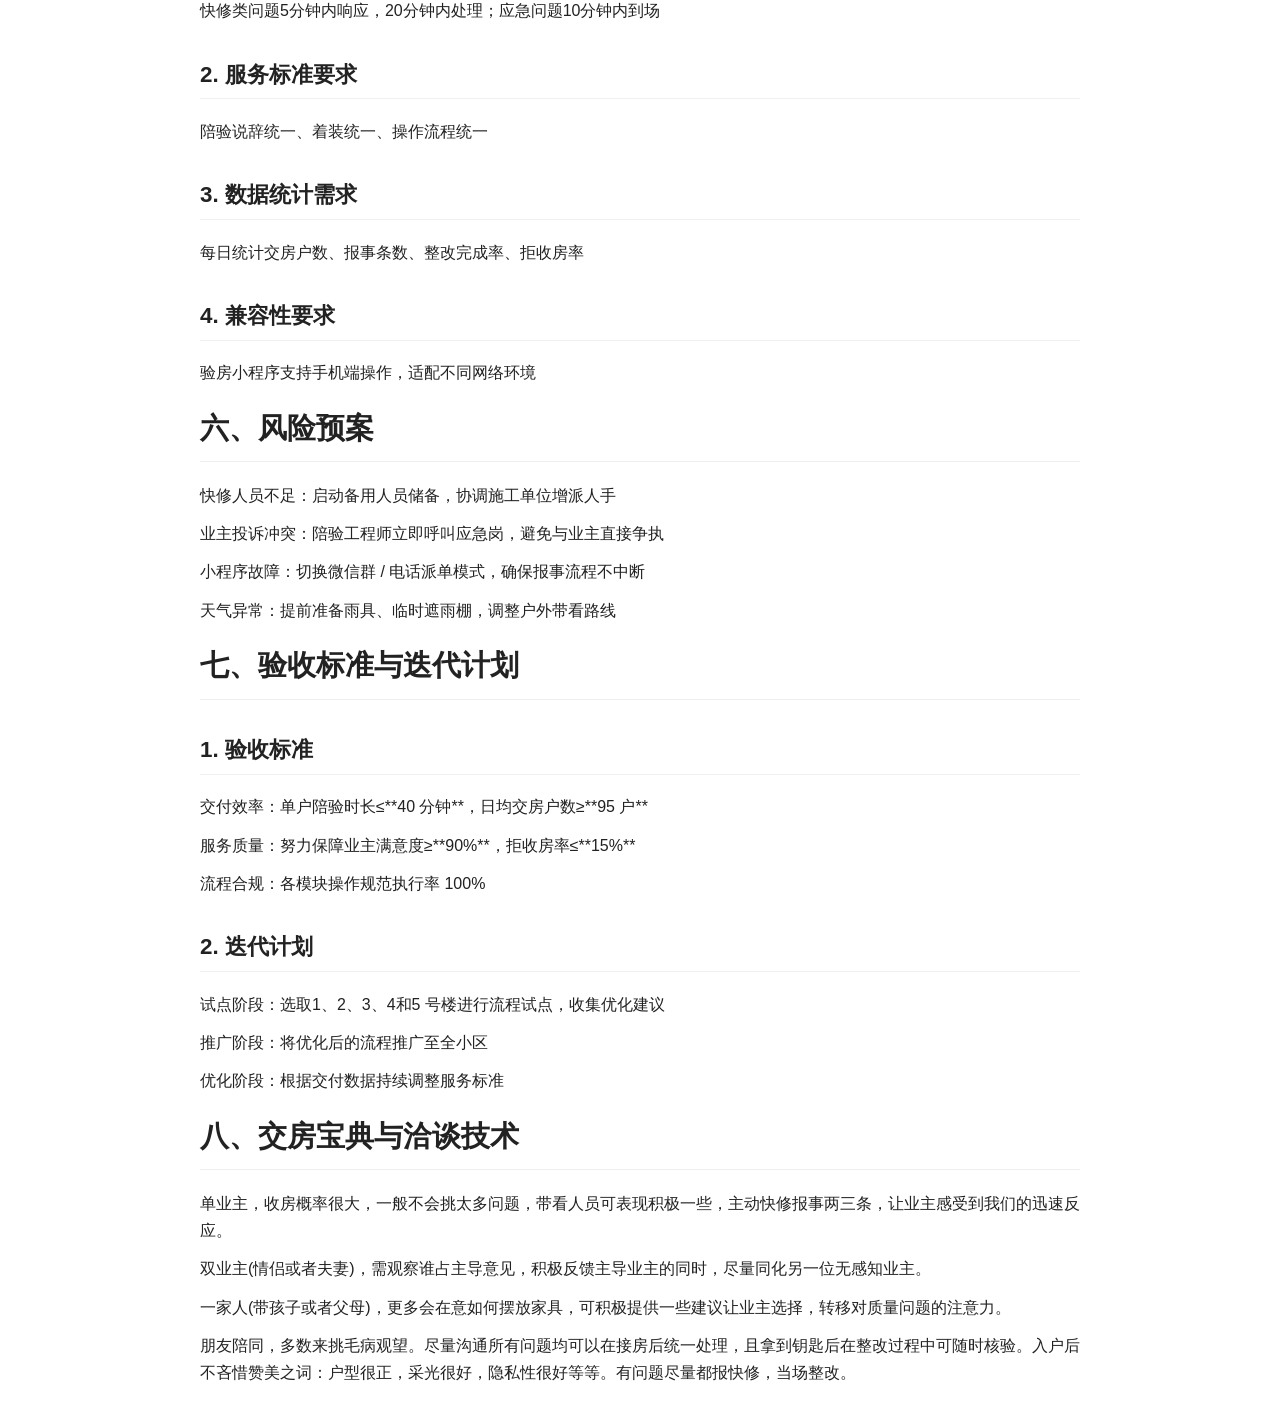
<file: 实习制作的PRD文档/preview.html>
<!DOCTYPE html>
<html lang="zh-CN" data-page-node-id="SPLxaYDkqsEylell1uSLoz">
<head data-page-node-id="VewHo7ecvB89ixEj5hhUqj">
<meta charset="UTF-8" data-page-node-id="Oc6HPf6uYrAvvTrRZ8iTyX">
<title>中铁卓著南区交房服务PRD（预览）</title>
<style>
body{max-width:880px;margin:32px auto;padding:0 24px;font-family:-apple-system,"Segoe UI","Microsoft YaHei",sans-serif;color:#222;line-height:1.7;background:#fff}
h1{margin-top:0.6em;font-size:1.8em;border-bottom:1px solid #eee;padding-bottom:0.3em}
h2{margin-top:1.4em;font-size:1.4em;border-bottom:1px solid #f0f0f0;padding-bottom:0.2em}
h3{margin-top:1.1em;font-size:1.15em}
img{max-width:100%;height:auto;border:1px solid #ddd;border-radius:4px;margin:8px 0;display:block}
p{margin:0.7em 0}
img+img{margin-top:4px}
</style>
</head>
<body data-page-node-id="OtuIUO58CvS0vZIbUF0LrR">
<h1 data-page-node-id="7Z86stICLBZnH8TRrOX4s4">中铁卓著南区交房服务产品分析文档（PRD）</h1>
<h1 data-page-node-id="Mv3wwtDkv89BAIamwbbMGd">一、项目背景与目标</h1>
<h2 data-page-node-id="dDgIrvtIQqusLOQO1klPDp">1. 项目背景</h2>
<p data-page-node-id="ZfF1ZnWn5cXgkNaF3iZ49b">项目基础信息：南区住宅1 - 5#共406户（已售392户），集中交付时间2025.9.13 - 9.16，签到地点为南区北大门服务中心</p>
<p data-page-node-id="cqLhxBtdJOOXFkQ49cRdJz">现状痛点：基于业主带看记录，高频问题为空鼓、瓷砖破损、入户门锁故障；拒收房核心原因为整改未完成、验房师复检未通过</p>
<h2 data-page-node-id="C9DP92fdes044xlbGDm9Hu">2. 产品目标</h2>
<p data-page-node-id="BE9i2RslQ3nJxJl9RJyvs7">效率目标：单户陪验时长控制在**40分钟-70分钟**，快修响应及时率达100%</p>
<p data-page-node-id="qMuI9xcvG4iaOsQ4WH0vu0">质量目标：因质量问题导致的拒收房率降至**15%** 以下</p>
<p data-page-node-id="tdDjWNHd5Fy10E5a6ccYc0">规范目标：统一陪验说辞、快修流程、验房小程序使用标准</p>
<h1 data-page-node-id="UoEJgdKorfvkWiQWL8HDHu">二、核心功能模块需求</h1>
<h2 data-page-node-id="1o3YARXQyn6LhcM7qt3VUD">1. 交房动线管理模块</h2>
<h3 data-page-node-id="gvcvqFBJ5DVOghyVrn18wX">1.1 功能描述</h3>
<p data-page-node-id="jWtkTO8cFm9y5Iqvr3GrHp">规划业主从停车到离开的全流程动线，明确各环节节点要求</p>
<h3 data-page-node-id="U71KDOSjmfeE2NXjDqsJNh">1.2 操作流程</h3>
<p data-page-node-id="bLpkZBZoSBvuiuXyk6Zf1g">业主动线：停车引导→签到核验→手续办理→园区带看→户内验房→快修处理→送别全流程闭环</p>
<p data-page-node-id="rbq95e2Y2LSAYCE6M9TCiE">各环节要求：标注每个节点的责任人、时间限制、物料清单（夹板、验收表、钥匙等）</p>
<h3 data-page-node-id="BNo8WjTACxg7RWaDDqbZZH">1.3 责任人</h3>
<p data-page-node-id="cG7ymOFP5kylCIVkHhnJIb">物业引导员、陪验工程师</p>
<h3 data-page-node-id="N2Yc56YvFiOvyFY1dc2Un0">1.4 验收标准</h3>
<p data-page-node-id="Sck2XcGYCtHLy9X9eKkl1X">动线无断点，业主等待时间不超过**15分钟**</p>
<h2 data-page-node-id="463AwAJxz1NIQ50bC5KfyB">2. 快修服务管理模块</h2>
<h3 data-page-node-id="oChagu6H65e2qUsN7zoL4E">2.1 功能描述</h3>
<p data-page-node-id="usoWbLaJKJiwkzzcJHoLA5">明确快修问题分类、响应时限、人员配置及操作规范</p>
<h3 data-page-node-id="7BDWAAHakBYFqGPklDfPdk">2.2 核心需求</h3>
<p data-page-node-id="jJvsJZlXgbqH2jHrFsO3It">问题分类：快修类（补漆、调试等，5分钟响应、20分钟处理）、更换类（湿作业等，3天内处理）</p>
<p data-page-node-id="Z0HNg4iZICsauY0FdtC6IL">人员配置：224人快修团队，明确泥水工、门窗调试等各工种人数及着装要求</p>
<p data-page-node-id="UCtVZ0p99DhjVGxh2GRnxk">派单方式：优先小程序派单，其次微信群、电话应急</p>
<h3 data-page-node-id="6QHDJ8uHJ2FR1lY2YBKO1e">2.3 操作规范</h3>
<p data-page-node-id="u2TqZc0Tc516WHPtIy3t2h">快修人员禁止与业主直接沟通，需通过陪验工程师对接</p>
<p data-page-node-id="QdBRXF8zAUXLKWG72Y98z3">维修完成后需业主签字确认，同步录入系统台账</p>
<h3 data-page-node-id="2EMOyYi8Far93hgIY2lxOw">2.4 责任人</h3>
<p data-page-node-id="vGnwXSGumizJgSMuVLrApq">快修总指挥苏秋、快修调配员冯忠</p>
<h3 data-page-node-id="oQCPFB5imZLa47KXPGQ9Rl">2.5 验收标准</h3>
<p data-page-node-id="AEyRHzTF9EJtaMwIHEHgci">快修响应及时率100%，业主签字确认率100%</p>
<h2 data-page-node-id="bjj4x1x2RowMqNjgDuGFrC">3. 验房小程序操作管理模块</h2>
<h3 data-page-node-id="TjGlKRUxccMARltUh7W8Wj">3.1 功能描述</h3>
<p data-page-node-id="hxEacsEXhKFyelkDnNP11d">规范龙湖验房通小程序的登录、报事、派单、验收全流程操作</p>
<h3 data-page-node-id="i2TyHzajttCMnGecrvCXtM">3.2 操作流程</h3>
<p data-page-node-id="BlG80dlcXrkMsgJXM1OR2V">登录：手机号为用户编码，房号为密码</p>
<p data-page-node-id="NHDjoprAjnd89DHNkAZcnv">报事：填写房间、位置、问题详情，明确所需工种及材料</p>
<p data-page-node-id="2fCkAcBxODCDtHOCo0vAq8">派单：快修类提交后显示“需快修派单”，非快修类显示“后期处理需审核”</p>
<p data-page-node-id="kun2ODEb16uxMkN7O3bcSp">验收：维修完成后填写处理结果，确认无问题后点击“验房结束”</p>
<img src="media/image1.png" alt="image1.png" data-page-node-id="dHQBhMvhrHzeZIScZ8XJUE">
<img src="media/image2.png" alt="image2.png" data-page-node-id="yqISPnTC7bodcfvYemZT36">
<img src="media/image3.png" alt="image3.png" data-page-node-id="IleqpZZTllGaNG63dwUxNA">
<img src="media/image4.png" alt="image4.png" data-page-node-id="0Rd8KLEQLJIF3Yp44kcWHL">
<img src="media/image5.png" alt="image5.png" data-page-node-id="TcSp7Pb3FgwmIK5plMUUX3">
<h3 data-page-node-id="grExQeT0vdjnQ89Wkoowus">3.3 注意事项</h3>
<p data-page-node-id="XwR6hEyzh4dr1Wxgj2XhlM">问题描述需具体，避免模糊表述；验房结束后需同步更新纸质台账</p>
<h3 data-page-node-id="dFL52t02Q6jE2DNciSNnzf">3.4 责任人</h3>
<p data-page-node-id="nKig6wn6igUbZDdIvpAvRm">陪验工程师、小程序操作员李黎</p>
<h3 data-page-node-id="mglH7cihQV6LrYog6DXlyv">3.5 验收标准</h3>
<p data-page-node-id="45AdCAZ42Vuin8XqMp9aWD">报事信息准确率100%，派单处理闭环率100%</p>
<h2 data-page-node-id="MipBeWrLtNIiz6mcgbeGEh">用户角色与权限</h2>
<img src="media/image6.png" alt="image6.png" data-page-node-id="sAhBb36LvgmpoKFBWufOEQ">
<h1 data-page-node-id="JO2DFAsuVRdxwGDQ26tGL8">四、核心业务流程图</h1>
<h2 data-page-node-id="c3kieGgqgT4BKQ35VsyHOg">1. 交房全流程动线流程图</h2>
<p data-page-node-id="XLZmOdJEYMeIqfREhdeVgR">流程图如下：</p>
<img src="media/image7.png" alt="image7.png" data-page-node-id="opDxZZitYAnLfrSZEKi6TJ">
<h2 data-page-node-id="VKXBd4D7jcJemAT7VdvyXz">关键说明</h2>
<p data-page-node-id="2Mdi2rqbxd4M5A87QFkl96">各环节责任人：停车引导 - 物业、手续办理 - 开发 / 物业专员、带看 - 陪验工程师</p>
<p data-page-node-id="XBPaXcUe1wGup0bFsJkHPG">业主等待时长≤15 分钟，单户陪验总时长40分钟——70分钟</p>
<p data-page-node-id="aAQTZPupfdkISsDRPNj3BX">快修派单与处理闭环流程图</p>
<img src="media/image8.png" alt="image8.png" data-page-node-id="OMclqoaAcI8sDzH3IRQWBE">
<h2 data-page-node-id="7ZyIxXhLDZ8RS3xAnBLqCD">关键说明</h2>
<p data-page-node-id="rwNBrw0AYMbLmPNdBDpNAx">派单优先级：小程序＞微信群＞电话</p>
<p data-page-node-id="QnV5Yz8RA6RSDISKMWw5xt">快修人员要求：统一穿维修马甲，禁止与业主直接沟通</p>
<p data-page-node-id="ZhALrhBI3k45Wn0kybxdfk">验房小程序操作流程图</p>
<img src="media/image9.png" alt="image9.png" data-page-node-id="7UNZm6tCfN3lPFelpCusPx">
<h2 data-page-node-id="MaooH3OaIHDFDZ9dBQpyS2">关键说明</h2>
<p data-page-node-id="ItR48H8nVjLziwn3Yy0Bet">密码规则：例如房号 1-0-101，密码为 10101</p>
<p data-page-node-id="prz1K8lVeO7dKZpEaP6IXF">问题描述要求：必须具体，如 “主卧进门左侧木地板划痕”</p>
<p data-page-node-id="5try6LOfBhXyqjAINFpHUq">业主拒收房问题处理流程图</p>
<img src="media/image10.png" alt="image10.png" data-page-node-id="NuoF31tYNO7FntRaELl6Z6">
<h2 data-page-node-id="hGapS91sXNmSTzFJuU6GJh">关键说明</h2>
<p data-page-node-id="MJblNZbQoNZyatbPvH2HXH">应急响应时限：接报后 10 分钟内对接责任人</p>
<p data-page-node-id="HrIXj5roK36crxuzSGMe1V">复验要求：整改完成后 24 小时内通知业主</p>
<h1 data-page-node-id="l09hgjSmIBSDNuDlSGqyZt">五、非功能需求</h1>
<h2 data-page-node-id="a3KIwLWdQNktKXTBLtzJKv">1. 响应时间要求</h2>
<p data-page-node-id="u11H9DJRZETRwL4rZWaBk0">快修类问题5分钟内响应，20分钟内处理；应急问题10分钟内到场</p>
<h2 data-page-node-id="amiLRPXKJ9LSrmjggG76Cq">2. 服务标准要求</h2>
<p data-page-node-id="7WJmP9AX7nV6qxp5pWnbTk">陪验说辞统一、着装统一、操作流程统一</p>
<h2 data-page-node-id="mpxZAyeBI3RTwqRfbK1Tna">3. 数据统计需求</h2>
<p data-page-node-id="ukAbQZSCgzmCrVuFfm6dHa">每日统计交房户数、报事条数、整改完成率、拒收房率</p>
<h2 data-page-node-id="mqspgnaqqX9xP3nABeSXxL">4. 兼容性要求</h2>
<p data-page-node-id="aMnUW5THqTnEQEYgDhni6w">验房小程序支持手机端操作，适配不同网络环境</p>
<h1 data-page-node-id="XhUXnutQXXaKwzuLaAYDwZ">六、风险预案</h1>
<p data-page-node-id="2Xme3RpNmY0xSKYbBODSl7">快修人员不足：启动备用人员储备，协调施工单位增派人手</p>
<p data-page-node-id="xOEbx5djqeEh0ZF42wHgnA">业主投诉冲突：陪验工程师立即呼叫应急岗，避免与业主直接争执</p>
<p data-page-node-id="Vb4tlWJq7w7b0wF2GxGgSu">小程序故障：切换微信群 / 电话派单模式，确保报事流程不中断</p>
<p data-page-node-id="wXzxk7GJH5UOVENzZp7jXq">天气异常：提前准备雨具、临时遮雨棚，调整户外带看路线</p>
<h1 data-page-node-id="zSNd6XDOfaCYf9ZJJkUT09">七、验收标准与迭代计划</h1>
<h2 data-page-node-id="S1mPCKYthZug7u5vEBayLE">1. 验收标准</h2>
<p data-page-node-id="oRjHTvclPXannotjkFHbYB">交付效率：单户陪验时长≤**40 分钟**，日均交房户数≥**95 户**</p>
<p data-page-node-id="B6Y5U1qwhb1YNL5UhgjF3q">服务质量：努力保障业主满意度≥**90%**，拒收房率≤**15%**</p>
<p data-page-node-id="eCZVYidm6lypqP18pdfN1q">流程合规：各模块操作规范执行率 100%</p>
<h2 data-page-node-id="OzXvjyIn3UBGBRTqsXkwai">2. 迭代计划</h2>
<p data-page-node-id="MedlsdLqoVFcrW2yQo1MnA">试点阶段：选取1、2、3、4和5 号楼进行流程试点，收集优化建议</p>
<p data-page-node-id="LtDapxirRfy2lS7cATyT4m">推广阶段：将优化后的流程推广至全小区</p>
<p data-page-node-id="cCEdnW13fuRBhp0j70CRl9">优化阶段：根据交付数据持续调整服务标准</p>
<h1 data-page-node-id="2rFRtZOimJAy8vRk0FmGBv">八、交房宝典与洽谈技术</h1>
<p data-page-node-id="Gaos0gnNX3mEsuUdbvHwnk">单业主，收房概率很大，一般不会挑太多问题，带看人员可表现积极一些，主动快修报事两三条，让业主感受到我们的迅速反应。</p>
<p data-page-node-id="bjwUXUArto7J4zwv0bhD8z">双业主(情侣或者夫妻)，需观察谁占主导意见，积极反馈主导业主的同时，尽量同化另一位无感知业主。</p>
<p data-page-node-id="yYdtcSEmprO6fJp1DQLVfu">一家人(带孩子或者父母)，更多会在意如何摆放家具，可积极提供一些建议让业主选择，转移对质量问题的注意力。</p>
<p data-page-node-id="1KH7gHMEs9BMcvmMn4YBzC">朋友陪同，多数来挑毛病观望。尽量沟通所有问题均可以在接房后统一处理，且拿到钥匙后在整改过程中可随时核验。入户后不吝惜赞美之词：户型很正，采光很好，隐私性很好等等。有问题尽量都报快修，当场整改。</p>
</body></html>
</file>
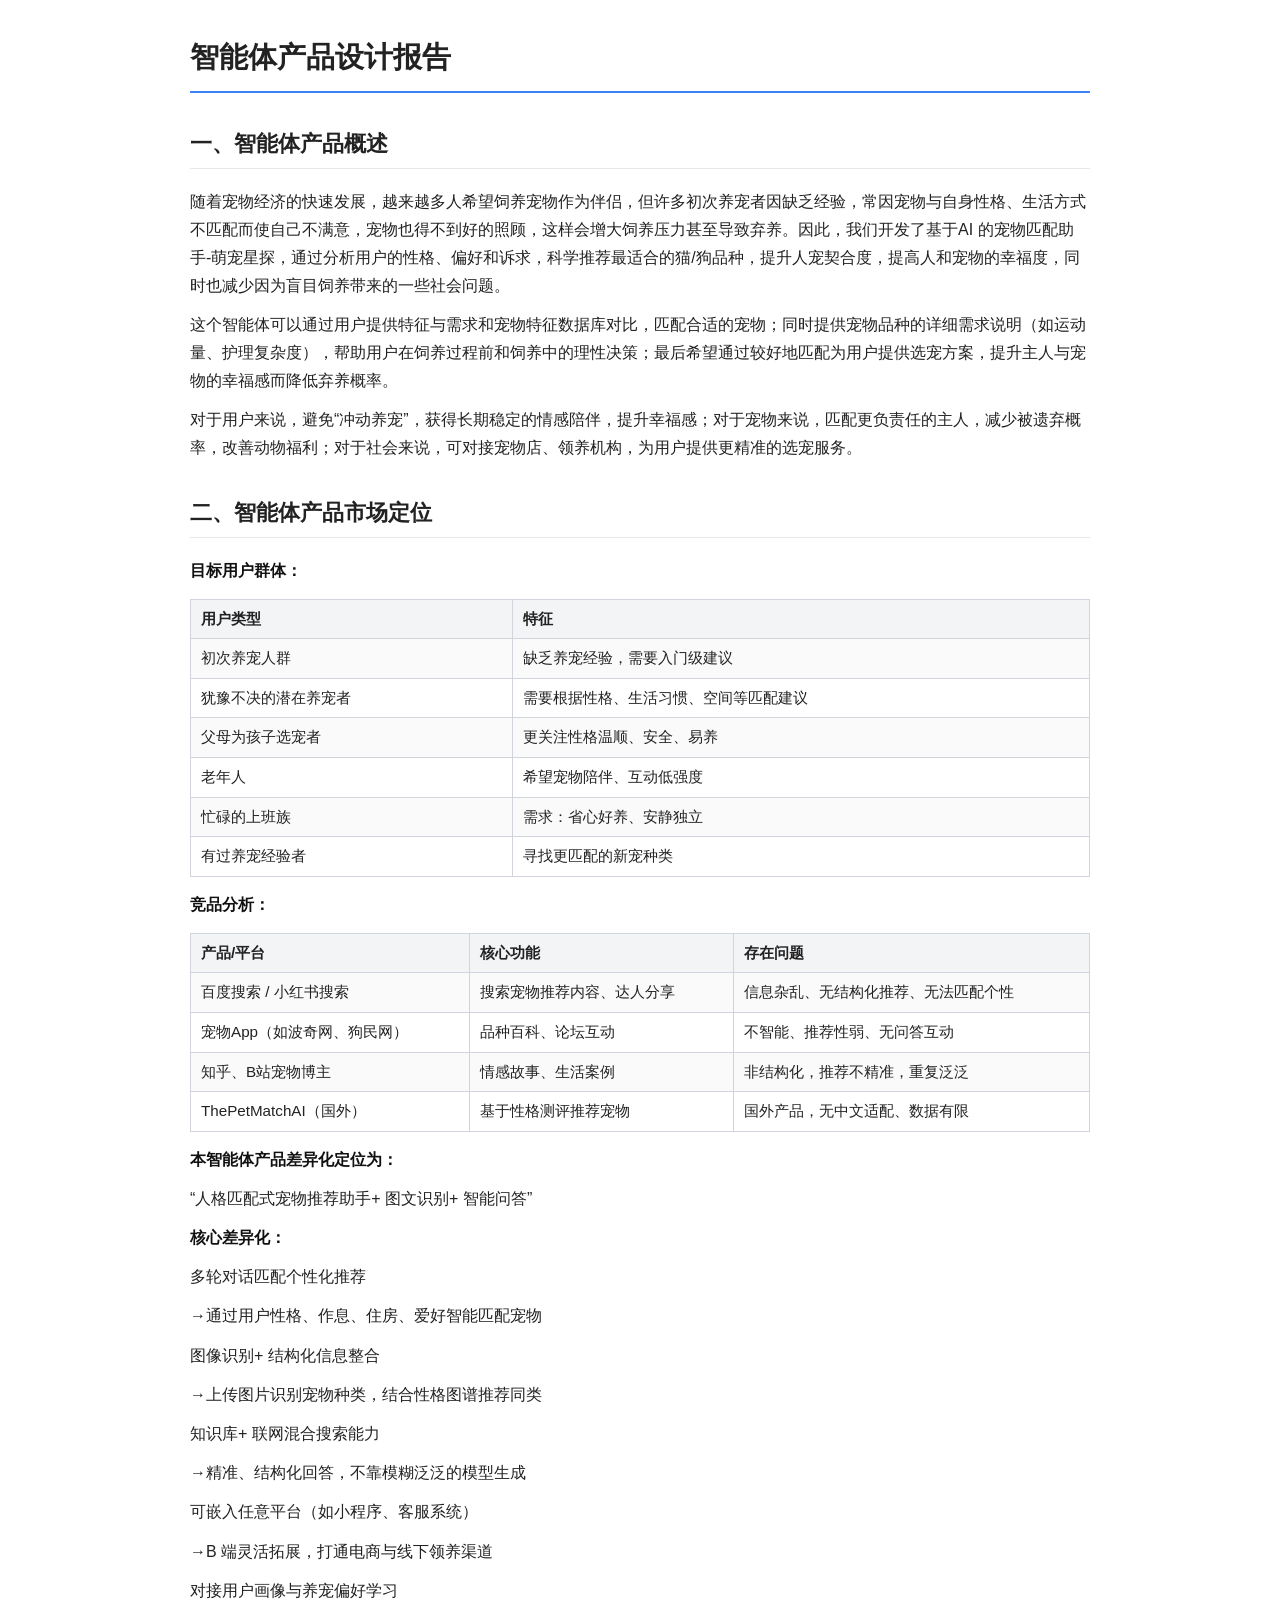
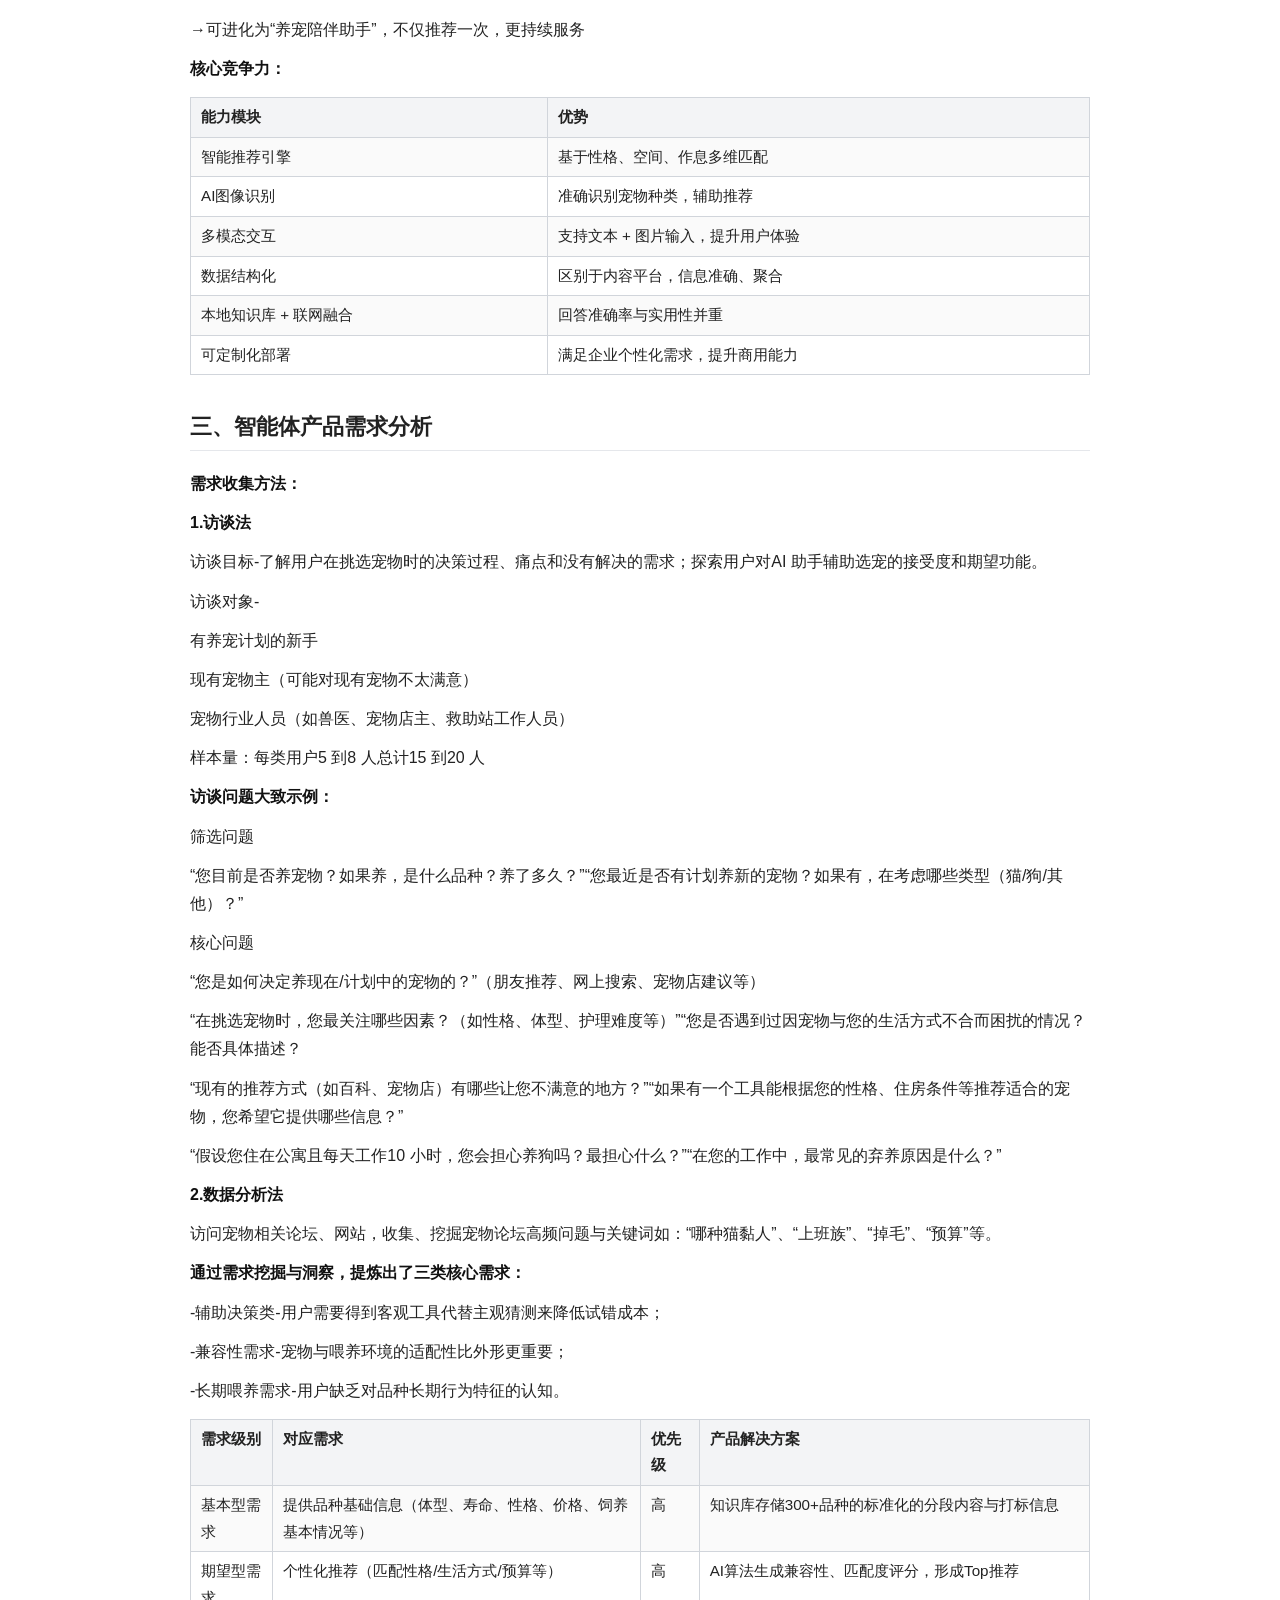
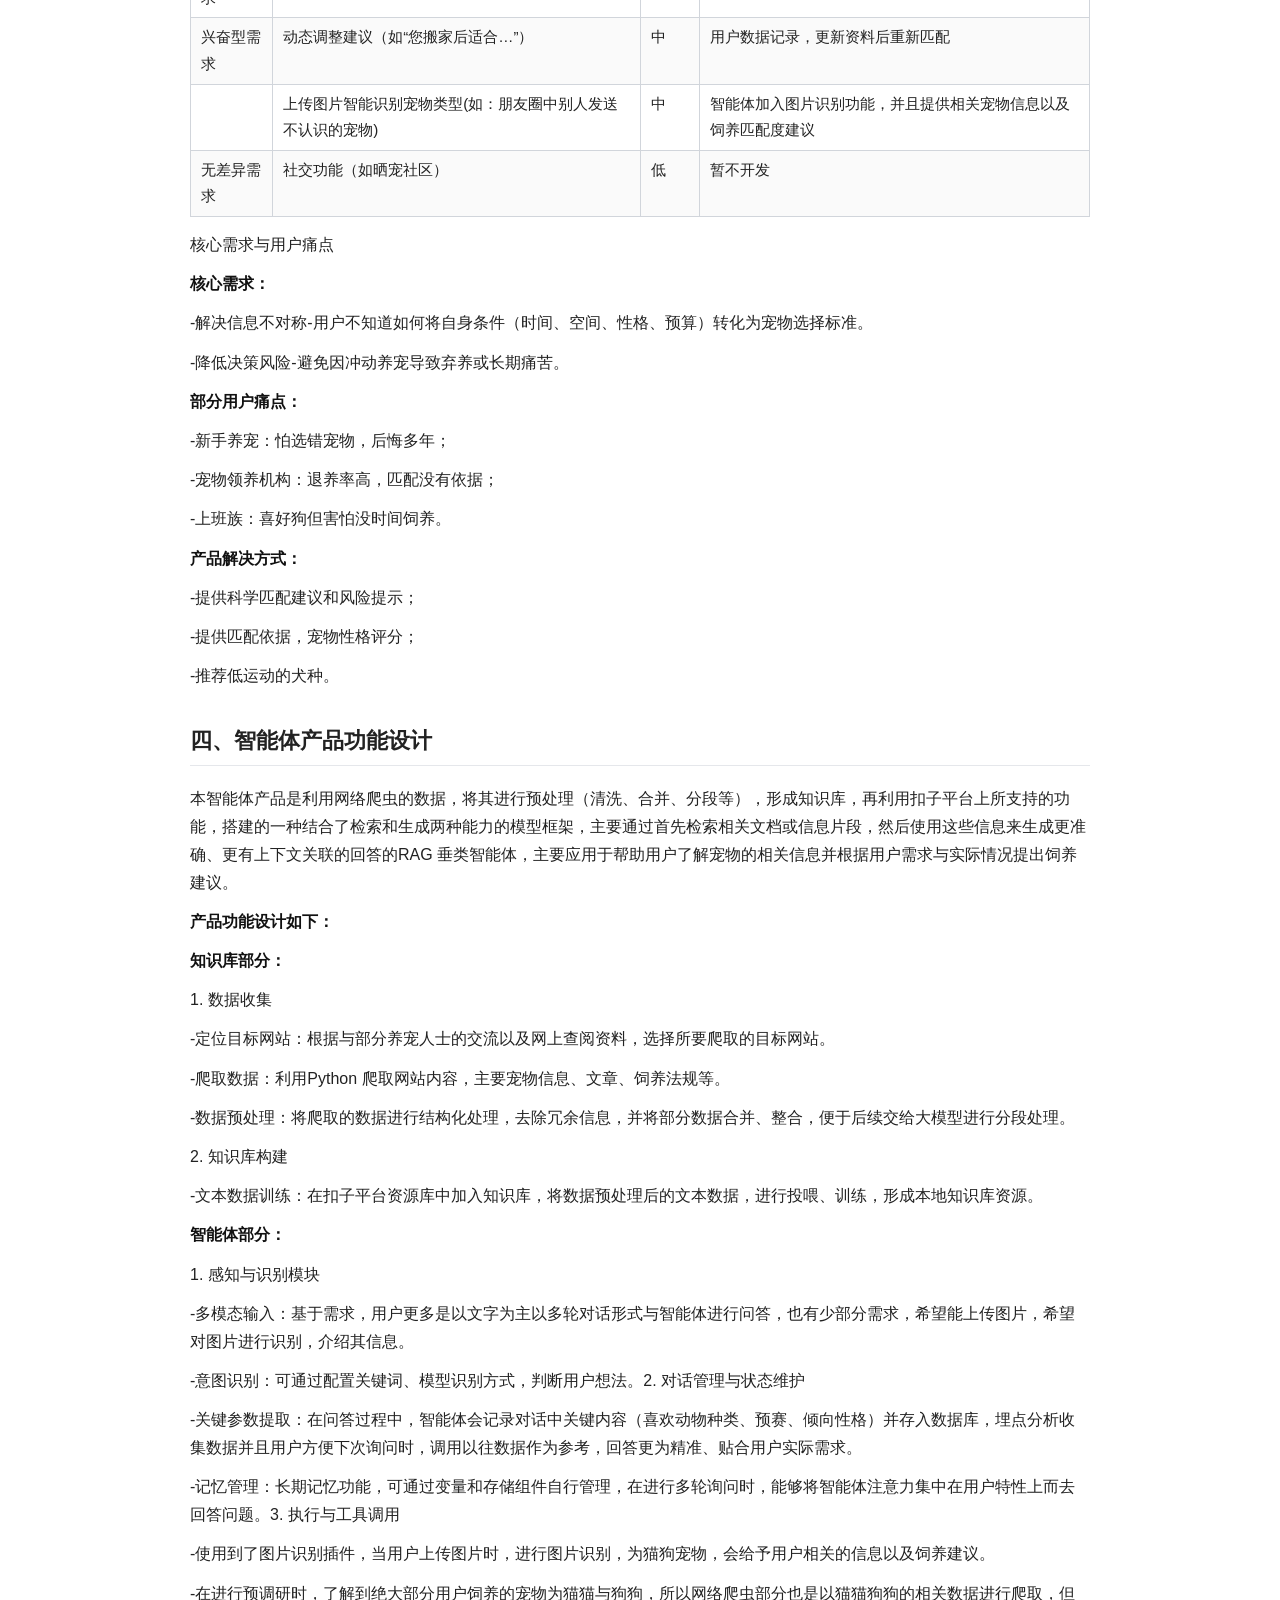
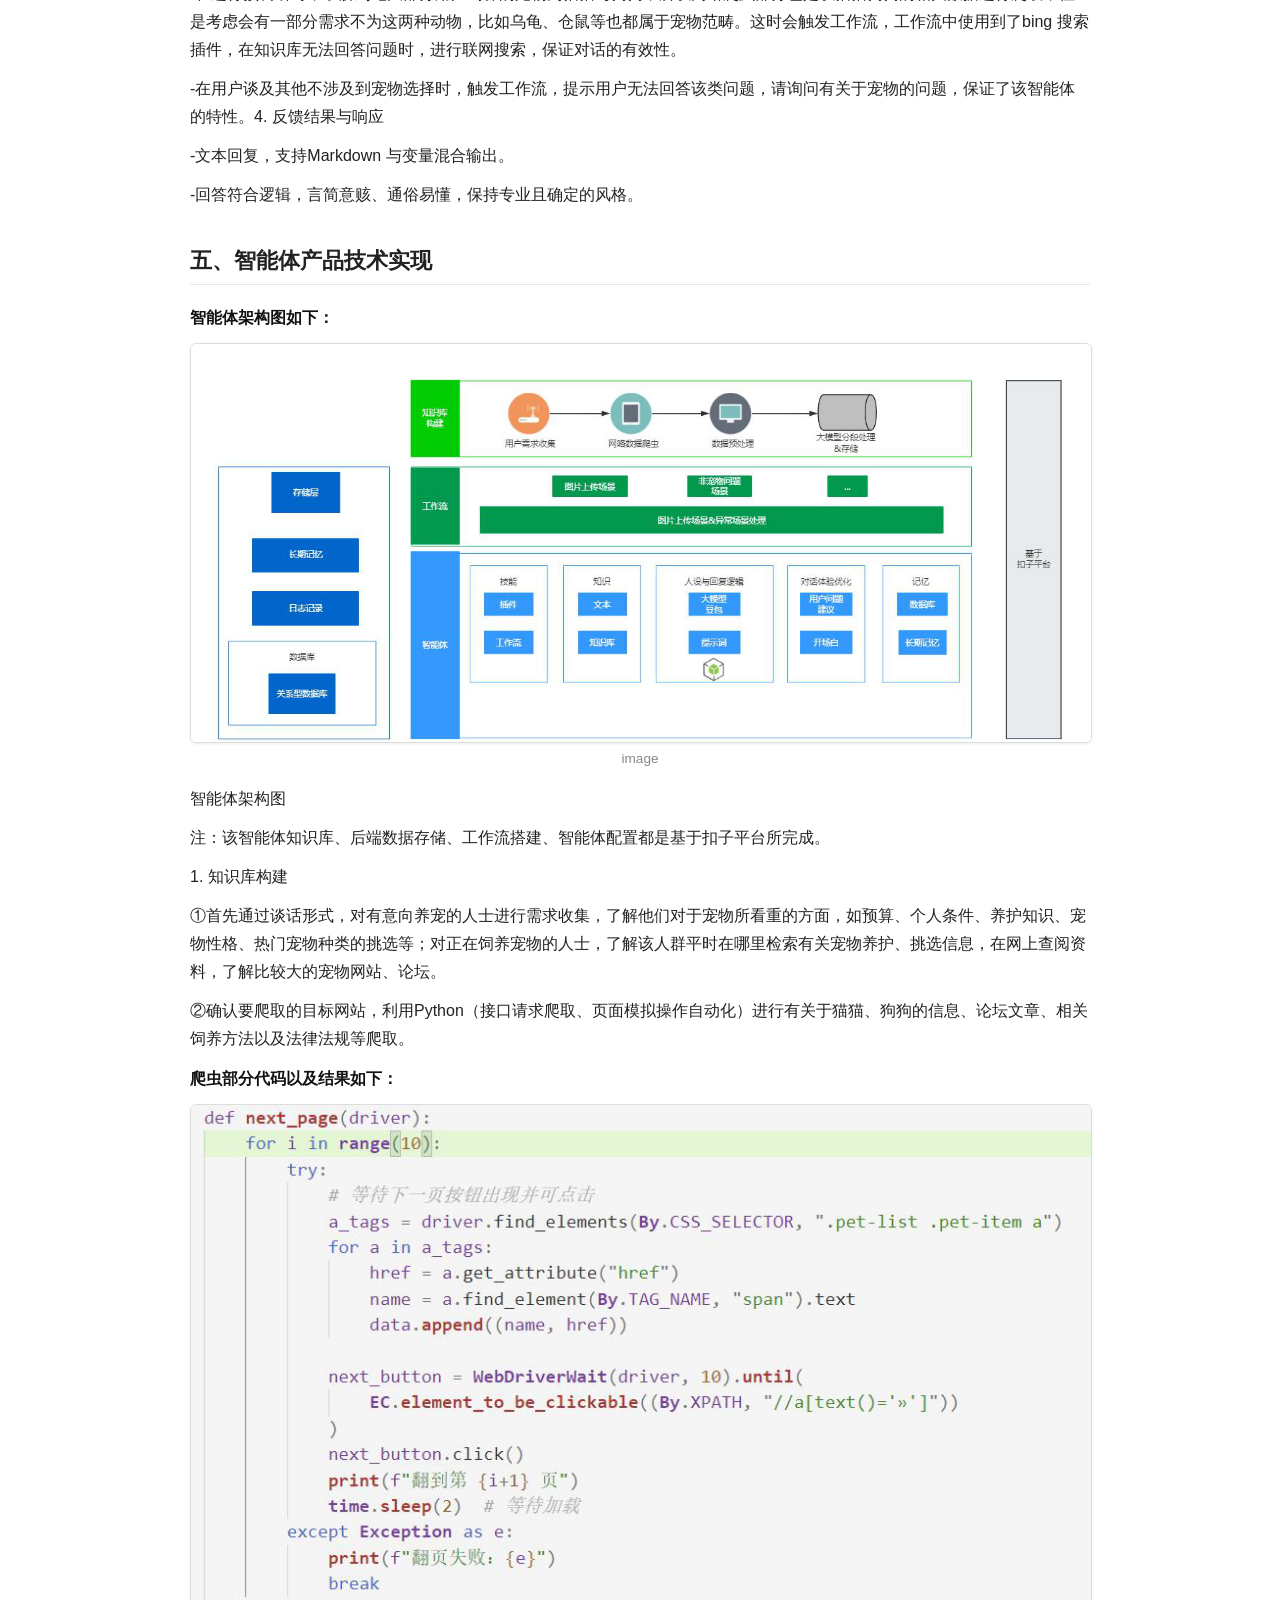
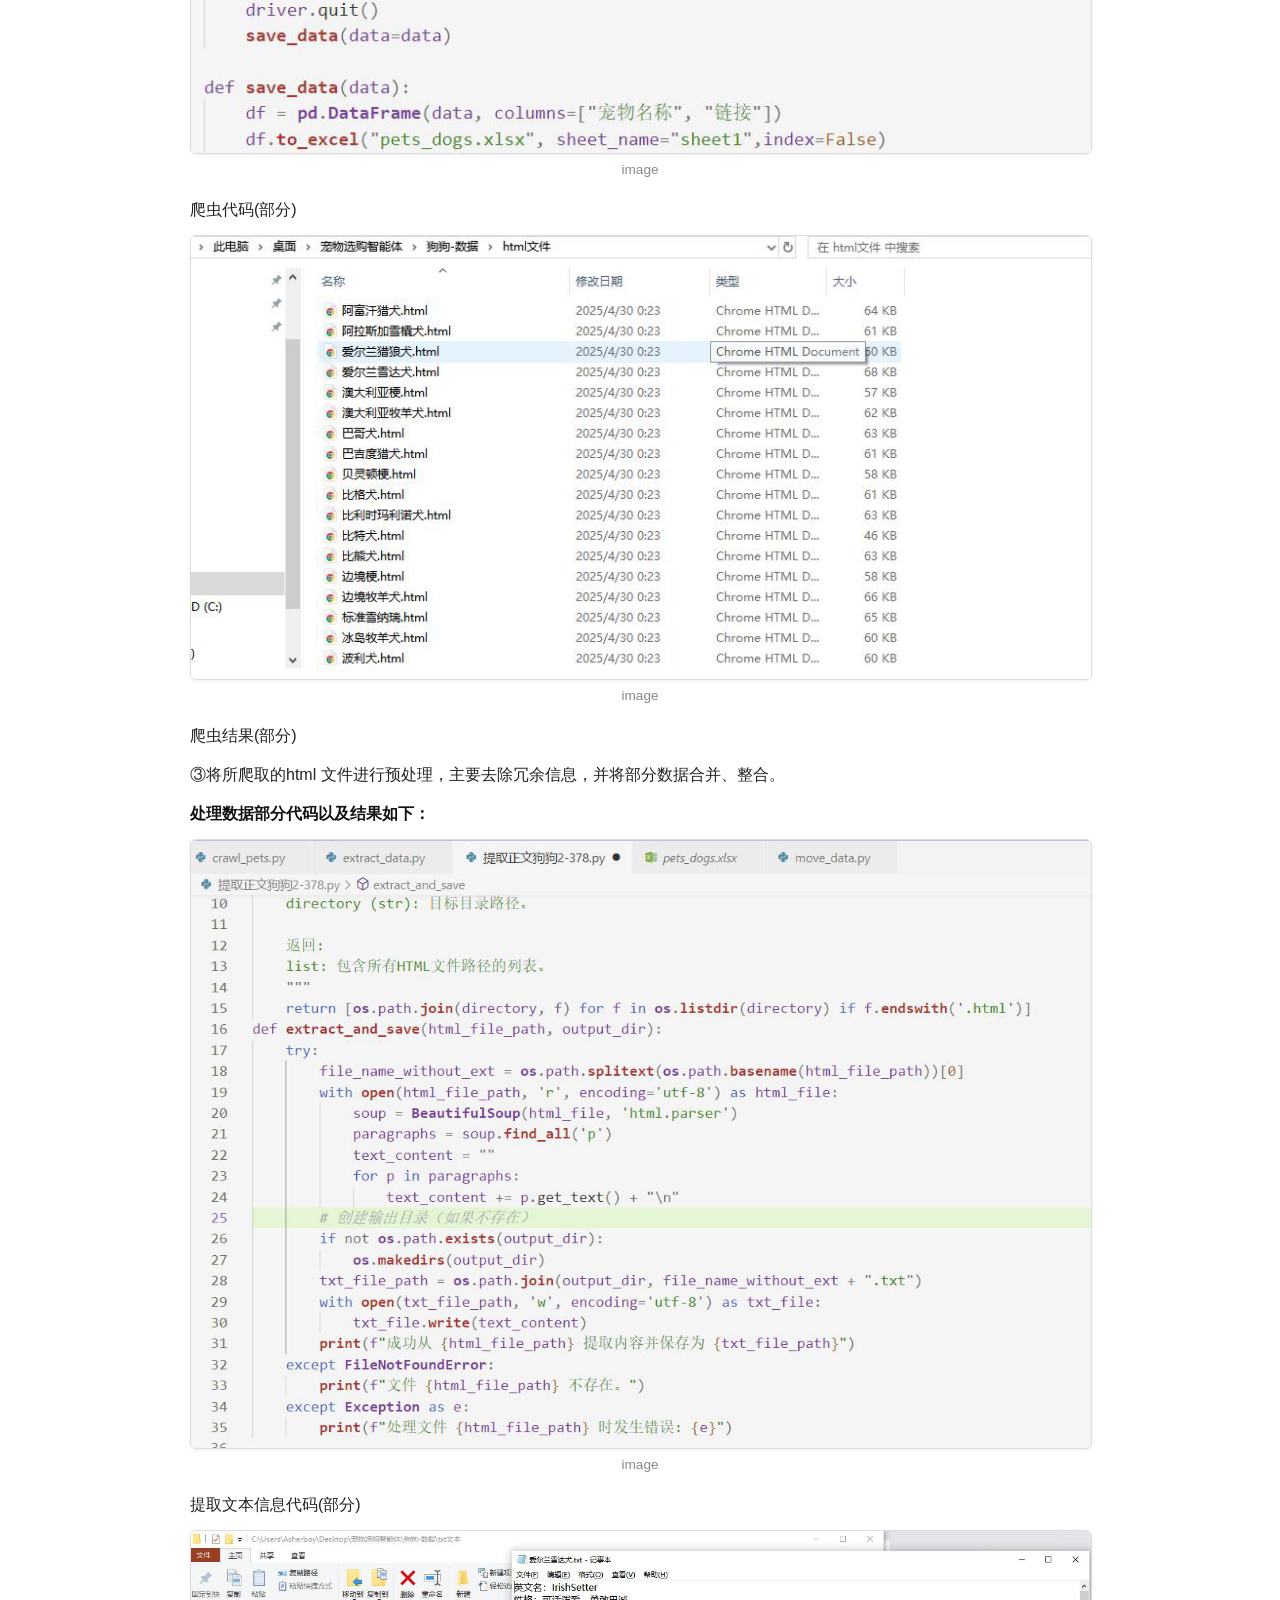
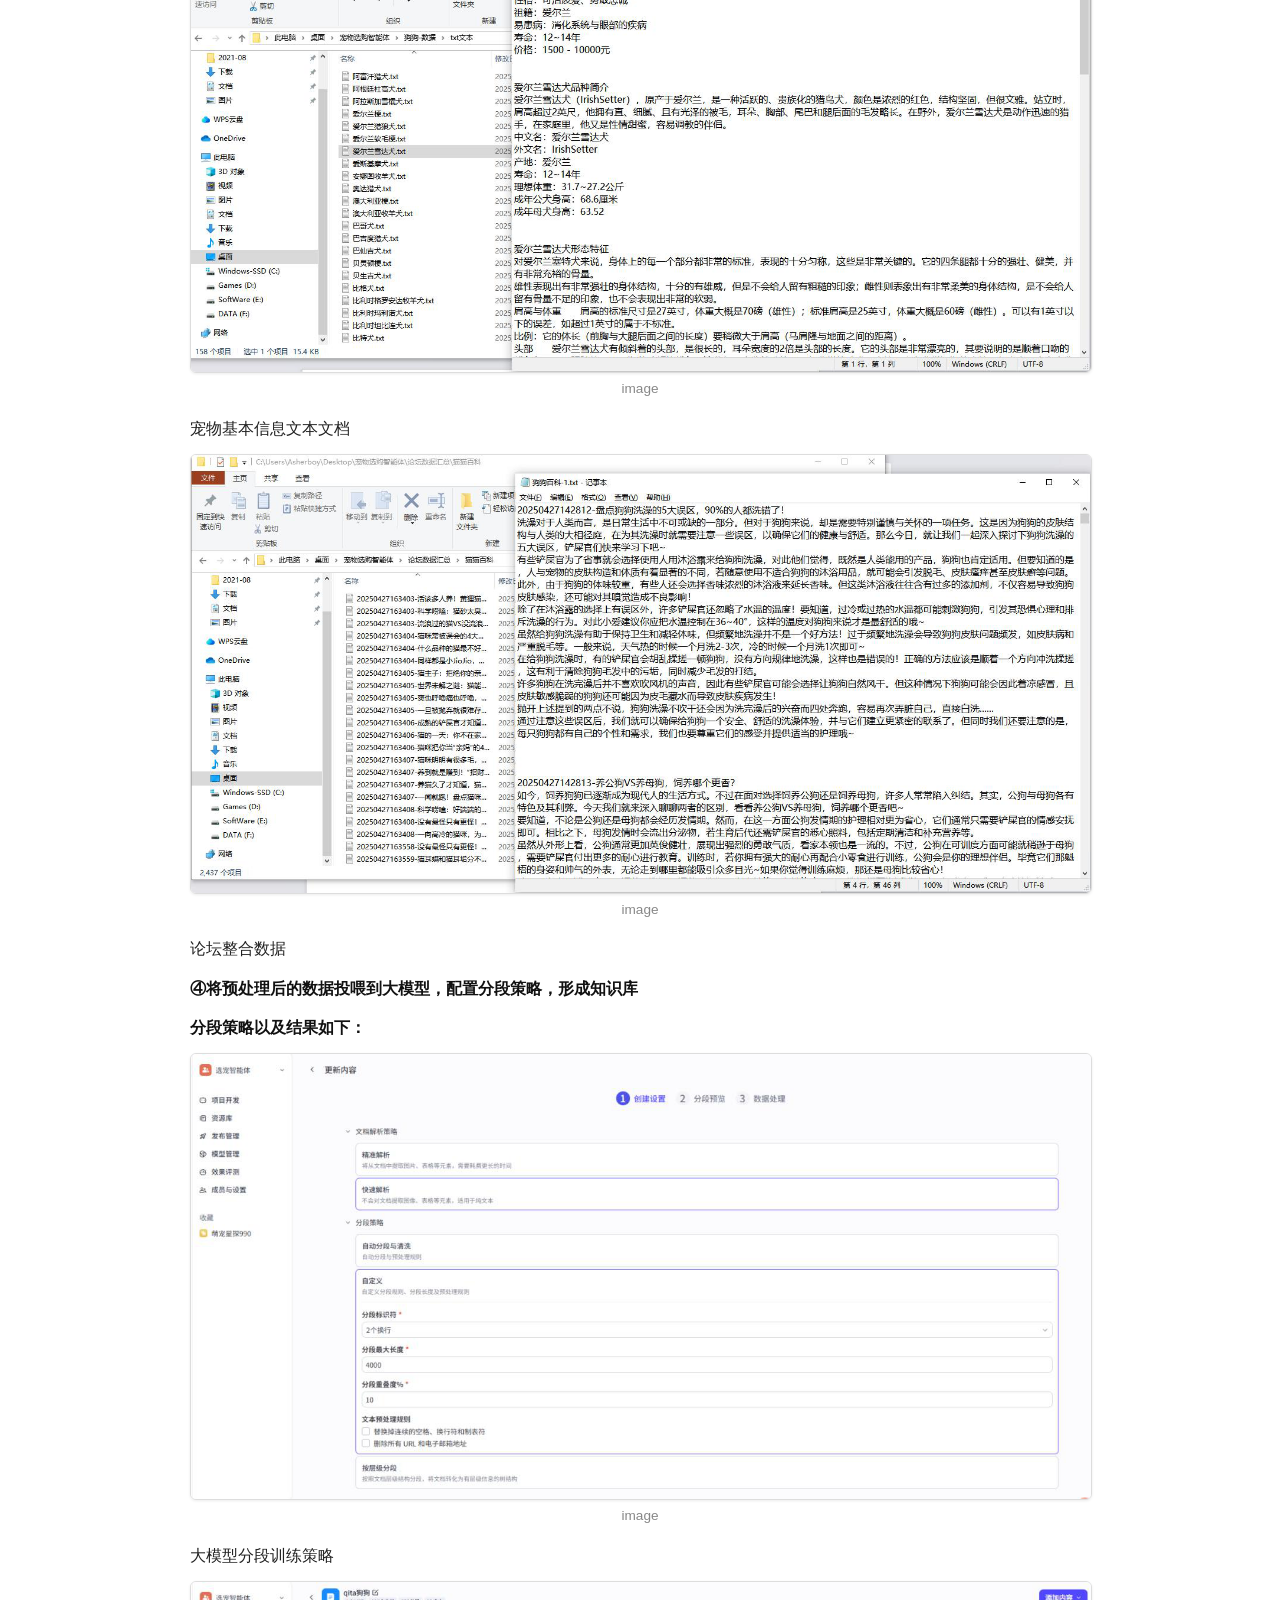
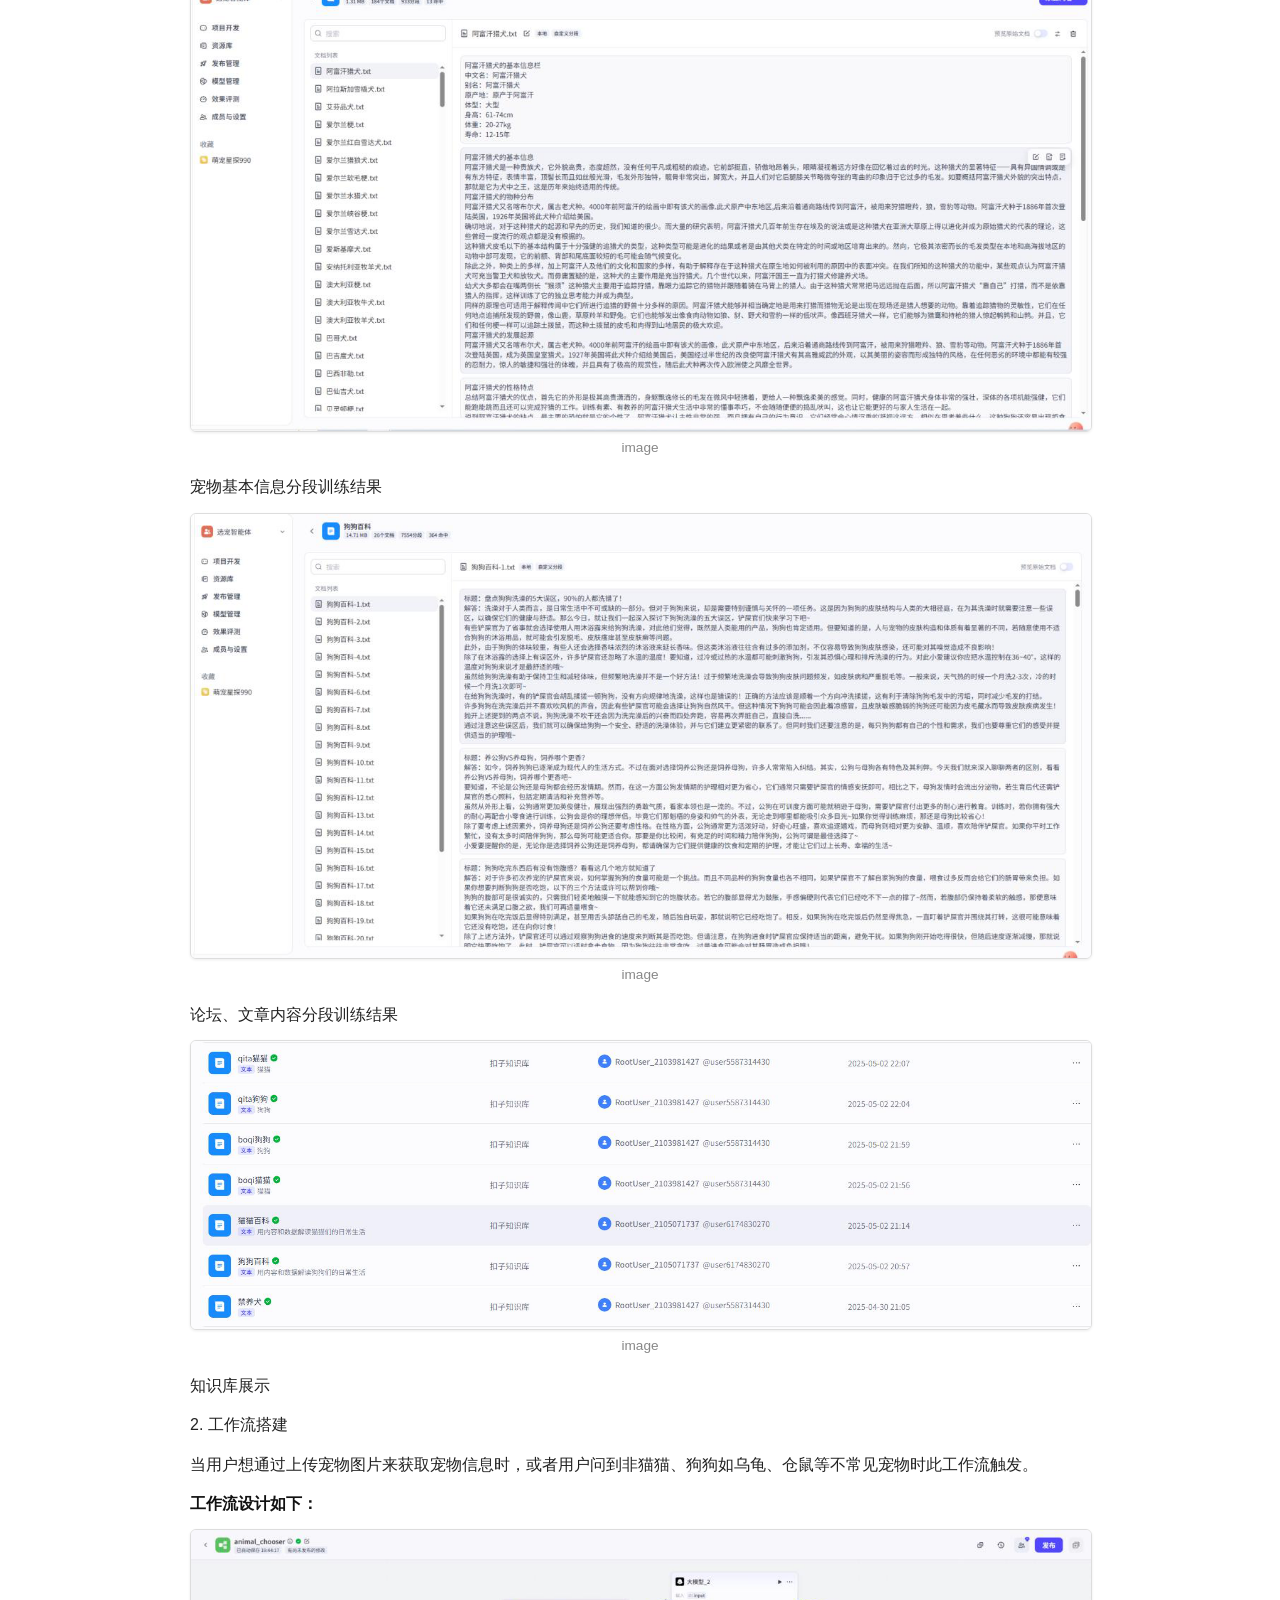
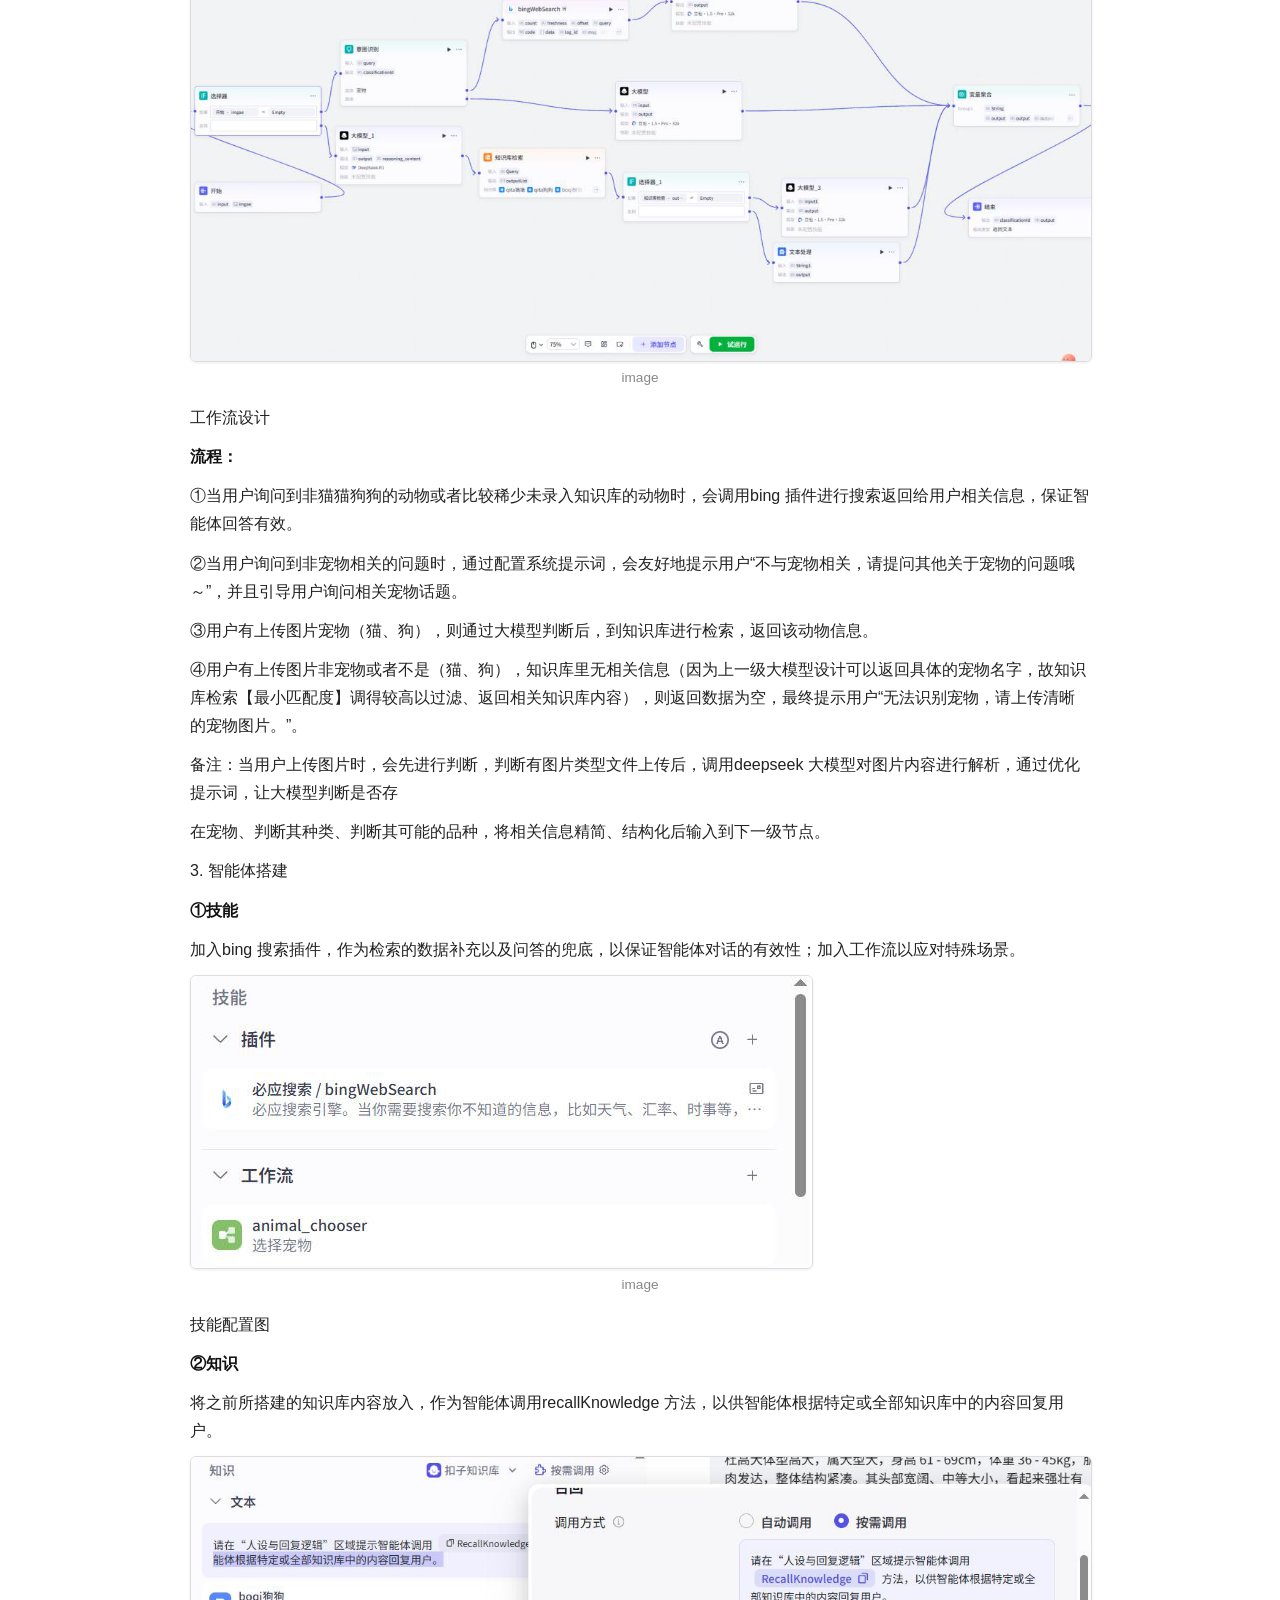
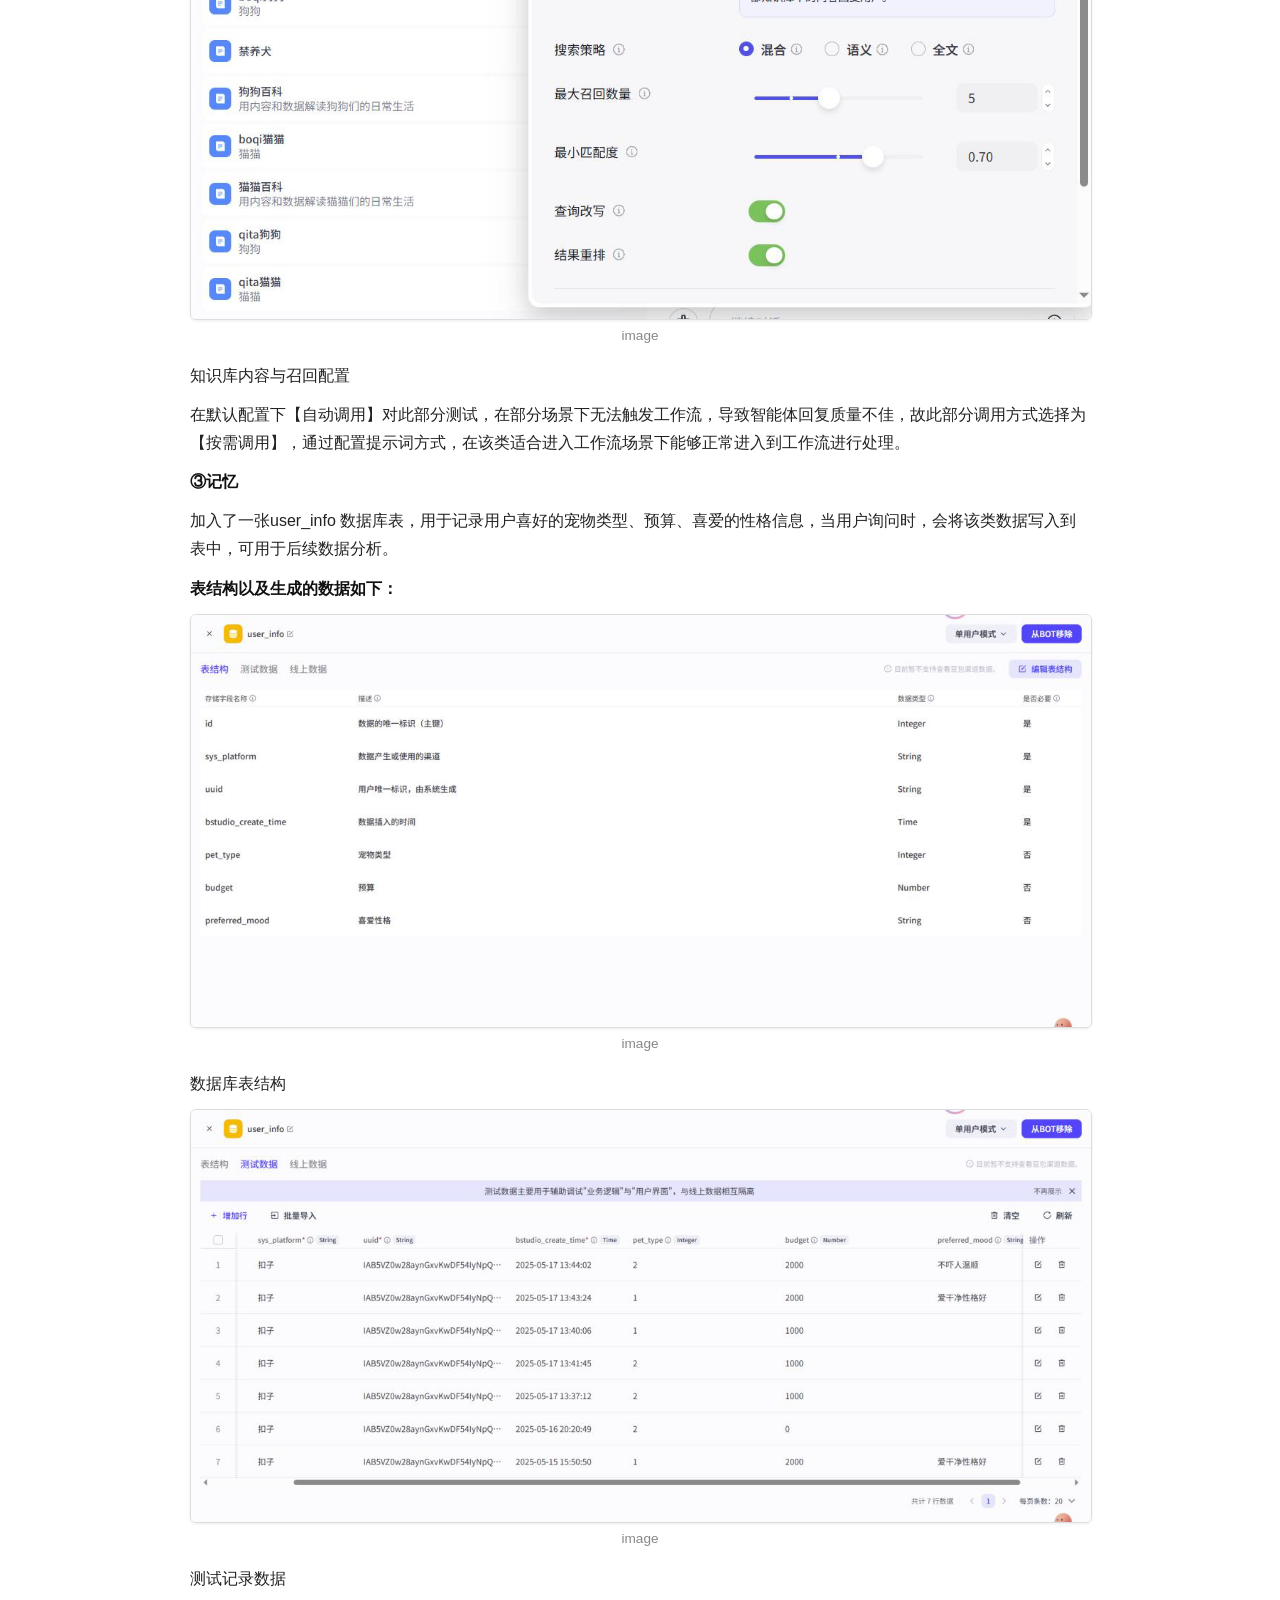
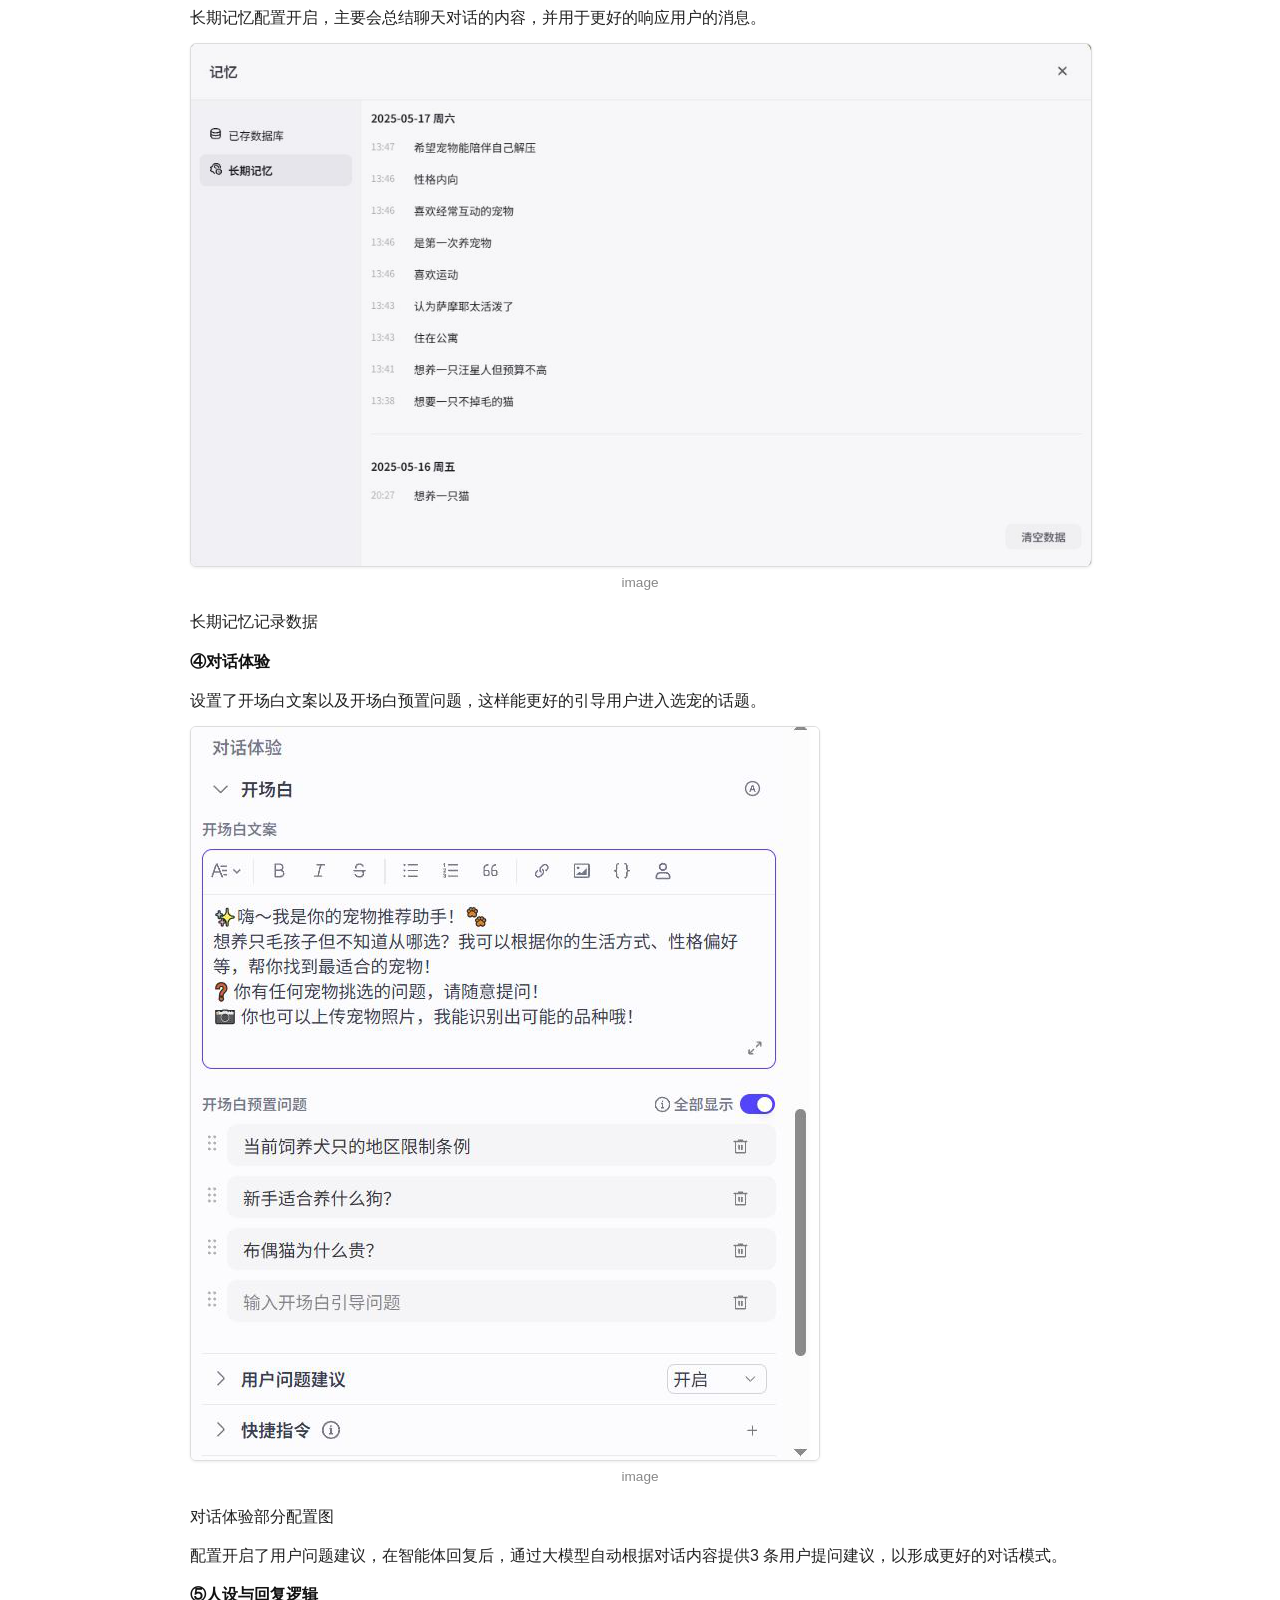
<file: 萌宠星探——基于个性化选宠推荐与后续照料智能体/preview.html>
<!DOCTYPE html><html lang="zh-CN"><head><meta charset="UTF-8"><title>智能体产品设计报告</title><style>
body{max-width:900px;margin:32px auto;padding:0 24px;font-family:-apple-system,"Segoe UI","Microsoft YaHei",sans-serif;color:#222;line-height:1.75;background:#fff}
h1{margin-top:.6em;font-size:1.8em;border-bottom:2px solid #3b82f6;padding-bottom:.3em}
h2{margin-top:1.4em;font-size:1.4em;border-bottom:1px solid #e5e7eb;padding-bottom:.2em}
h3{margin-top:1.1em;font-size:1.15em}
img{max-width:100%;height:auto;border:1px solid #ddd;border-radius:6px;margin:10px 0 4px;display:block;box-shadow:0 1px 3px rgba(0,0,0,.08)}
.cap{font-size:.85em;color:#888;text-align:center;margin-bottom:14px}
table{border-collapse:collapse;margin:14px 0;width:100%;font-size:.95em}
th,td{border:1px solid #d1d5db;padding:6px 10px;text-align:left;vertical-align:top}
th{background:#f3f4f6}
tr:nth-child(even) td{background:#fafafa}
p{margin:.7em 0}
b{color:#111}
</style></head><body><h1>智能体产品设计报告</h1>
<h2>一、智能体产品概述</h2>
<p>随着宠物经济的快速发展，越来越多人希望饲养宠物作为伴侣，但许多初次养宠者因缺乏经验，常因宠物与自身性格、生活方式不匹配而使自己不满意，宠物也得不到好的照顾，这样会增大饲养压力甚至导致弃养。因此，我们开发了基于AI 的宠物匹配助手-萌宠星探，通过分析用户的性格、偏好和诉求，科学推荐最适合的猫/狗品种，提升人宠契合度，提高人和宠物的幸福度，同时也减少因为盲目饲养带来的一些社会问题。</p>
<p>这个智能体可以通过用户提供特征与需求和宠物特征数据库对比，匹配合适的宠物；同时提供宠物品种的详细需求说明（如运动量、护理复杂度），帮助用户在饲养过程前和饲养中的理性决策；最后希望通过较好地匹配为用户提供选宠方案，提升主人与宠物的幸福感而降低弃养概率。</p>
<p>对于用户来说，避免“冲动养宠”，获得长期稳定的情感陪伴，提升幸福感；对于宠物来说，匹配更负责任的主人，减少被遗弃概率，改善动物福利；对于社会来说，可对接宠物店、领养机构，为用户提供更精准的选宠服务。</p>
<h2>二、智能体产品市场定位</h2>
<p><b>目标用户群体：</b></p>
<table>
<tr><th>用户类型</th><th>特征</th></tr>
<tr><td>初次养宠人群</td><td>缺乏养宠经验，需要入门级建议</td></tr>
<tr><td>犹豫不决的潜在养宠者</td><td>需要根据性格、生活习惯、空间等匹配建议</td></tr>
<tr><td>父母为孩子选宠者</td><td>更关注性格温顺、安全、易养</td></tr>
<tr><td>老年人</td><td>希望宠物陪伴、互动低强度</td></tr>
<tr><td>忙碌的上班族</td><td>需求：省心好养、安静独立</td></tr>
<tr><td>有过养宠经验者</td><td>寻找更匹配的新宠种类</td></tr>
</table>
<p><b>竞品分析：</b></p>
<table>
<tr><th>产品/平台</th><th>核心功能</th><th>存在问题</th></tr>
<tr><td>百度搜索 / 小红书搜索</td><td>搜索宠物推荐内容、达人分享</td><td>信息杂乱、无结构化推荐、无法匹配个性</td></tr>
<tr><td>宠物App（如波奇网、狗民网）</td><td>品种百科、论坛互动</td><td>不智能、推荐性弱、无问答互动</td></tr>
<tr><td>知乎、B站宠物博主</td><td>情感故事、生活案例</td><td>非结构化，推荐不精准，重复泛泛</td></tr>
<tr><td>ThePetMatchAI（国外）</td><td>基于性格测评推荐宠物</td><td>国外产品，无中文适配、数据有限</td></tr>
</table>
<p><b>本智能体产品差异化定位为：</b></p>
<p>“人格匹配式宠物推荐助手+ 图文识别+ 智能问答”</p>
<p><b>核心差异化：</b></p>
<p>多轮对话匹配个性化推荐</p>
<p>→通过用户性格、作息、住房、爱好智能匹配宠物</p>
<p>图像识别+ 结构化信息整合</p>
<p>→上传图片识别宠物种类，结合性格图谱推荐同类</p>
<p>知识库+ 联网混合搜索能力</p>
<p>→精准、结构化回答，不靠模糊泛泛的模型生成</p>
<p>可嵌入任意平台（如小程序、客服系统）</p>
<p>→B 端灵活拓展，打通电商与线下领养渠道</p>
<p>对接用户画像与养宠偏好学习</p>
<p>→可进化为“养宠陪伴助手”，不仅推荐一次，更持续服务</p>
<p><b>核心竞争力：</b></p>
<table>
<tr><th>能力模块</th><th>优势</th></tr>
<tr><td>智能推荐引擎</td><td>基于性格、空间、作息多维匹配</td></tr>
<tr><td>AI图像识别</td><td>准确识别宠物种类，辅助推荐</td></tr>
<tr><td>多模态交互</td><td>支持文本 + 图片输入，提升用户体验</td></tr>
<tr><td>数据结构化</td><td>区别于内容平台，信息准确、聚合</td></tr>
<tr><td>本地知识库 + 联网融合</td><td>回答准确率与实用性并重</td></tr>
<tr><td>可定制化部署</td><td>满足企业个性化需求，提升商用能力</td></tr>
</table>
<h2>三、智能体产品需求分析</h2>
<p><b>需求收集方法：</b></p>
<p><b>1.访谈法</b></p>
<p>访谈目标-了解用户在挑选宠物时的决策过程、痛点和没有解决的需求；探索用户对AI 助手辅助选宠的接受度和期望功能。</p>
<p>访谈对象-</p>
<p>有养宠计划的新手</p>
<p>现有宠物主（可能对现有宠物不太满意）</p>
<p>宠物行业人员（如兽医、宠物店主、救助站工作人员）</p>
<p>样本量：每类用户5 到8 人总计15 到20 人</p>
<p><b>访谈问题大致示例：</b></p>
<p>筛选问题</p>
<p>“您目前是否养宠物？如果养，是什么品种？养了多久？”“您最近是否有计划养新的宠物？如果有，在考虑哪些类型（猫/狗/其他）？”</p>
<p>核心问题</p>
<p>“您是如何决定养现在/计划中的宠物的？”（朋友推荐、网上搜索、宠物店建议等）</p>
<p>“在挑选宠物时，您最关注哪些因素？（如性格、体型、护理难度等）”“您是否遇到过因宠物与您的生活方式不合而困扰的情况？能否具体描述？</p>
<p>“现有的推荐方式（如百科、宠物店）有哪些让您不满意的地方？”“如果有一个工具能根据您的性格、住房条件等推荐适合的宠物，您希望它提供哪些信息？”</p>
<p>“假设您住在公寓且每天工作10 小时，您会担心养狗吗？最担心什么？”“在您的工作中，最常见的弃养原因是什么？”</p>
<p><b>2.数据分析法</b></p>
<p>访问宠物相关论坛、网站，收集、挖掘宠物论坛高频问题与关键词如：“哪种猫黏人”、“上班族”、“掉毛”、“预算”等。</p>
<p><b>通过需求挖掘与洞察，提炼出了三类核心需求：</b></p>
<p>-辅助决策类-用户需要得到客观工具代替主观猜测来降低试错成本；</p>
<p>-兼容性需求-宠物与喂养环境的适配性比外形更重要；</p>
<p>-长期喂养需求-用户缺乏对品种长期行为特征的认知。</p>
<table>
<tr><th>需求级别</th><th>对应需求</th><th>优先级</th><th>产品解决方案</th></tr>
<tr><td>基本型需求</td><td>提供品种基础信息（体型、寿命、性格、价格、饲养基本情况等）</td><td>高</td><td>知识库存储300+品种的标准化的分段内容与打标信息</td></tr>
<tr><td>期望型需求</td><td>个性化推荐（匹配性格/生活方式/预算等）</td><td>高</td><td>AI算法生成兼容性、匹配度评分，形成Top推荐</td></tr>
<tr><td>兴奋型需求</td><td>动态调整建议（如“您搬家后适合…”）</td><td>中</td><td>用户数据记录，更新资料后重新匹配</td></tr>
<tr><td></td><td>上传图片智能识别宠物类型(如：朋友圈中别人发送不认识的宠物)</td><td>中</td><td>智能体加入图片识别功能，并且提供相关宠物信息以及饲养匹配度建议</td></tr>
<tr><td>无差异需求</td><td>社交功能（如晒宠社区）</td><td>低</td><td>暂不开发</td></tr>
</table>
<p>核心需求与用户痛点</p>
<p><b>核心需求：</b></p>
<p>-解决信息不对称-用户不知道如何将自身条件（时间、空间、性格、预算）转化为宠物选择标准。</p>
<p>-降低决策风险-避免因冲动养宠导致弃养或长期痛苦。</p>
<p><b>部分用户痛点：</b></p>
<p>-新手养宠：怕选错宠物，后悔多年；</p>
<p>-宠物领养机构：退养率高，匹配没有依据；</p>
<p>-上班族：喜好狗但害怕没时间饲养。</p>
<p><b>产品解决方式：</b></p>
<p>-提供科学匹配建议和风险提示；</p>
<p>-提供匹配依据，宠物性格评分；</p>
<p>-推荐低运动的犬种。</p>
<h2>四、智能体产品功能设计</h2>
<p>本智能体产品是利用网络爬虫的数据，将其进行预处理（清洗、合并、分段等），形成知识库，再利用扣子平台上所支持的功能，搭建的一种结合了检索和生成两种能力的模型框架，主要通过首先检索相关文档或信息片段，然后使用这些信息来生成更准确、更有上下文关联的回答的RAG 垂类智能体，主要应用于帮助用户了解宠物的相关信息并根据用户需求与实际情况提出饲养建议。</p>
<p><b>产品功能设计如下：</b></p>
<p><b>知识库部分：</b></p>
<p>1. 数据收集</p>
<p>-定位目标网站：根据与部分养宠人士的交流以及网上查阅资料，选择所要爬取的目标网站。</p>
<p>-爬取数据：利用Python 爬取网站内容，主要宠物信息、文章、饲养法规等。</p>
<p>-数据预处理：将爬取的数据进行结构化处理，去除冗余信息，并将部分数据合并、整合，便于后续交给大模型进行分段处理。</p>
<p>2. 知识库构建</p>
<p>-文本数据训练：在扣子平台资源库中加入知识库，将数据预处理后的文本数据，进行投喂、训练，形成本地知识库资源。</p>
<p><b>智能体部分：</b></p>
<p>1. 感知与识别模块</p>
<p>-多模态输入：基于需求，用户更多是以文字为主以多轮对话形式与智能体进行问答，也有少部分需求，希望能上传图片，希望对图片进行识别，介绍其信息。</p>
<p>-意图识别：可通过配置关键词、模型识别方式，判断用户想法。2. 对话管理与状态维护</p>
<p>-关键参数提取：在问答过程中，智能体会记录对话中关键内容（喜欢动物种类、预赛、倾向性格）并存入数据库，埋点分析收集数据并且用户方便下次询问时，调用以往数据作为参考，回答更为精准、贴合用户实际需求。</p>
<p>-记忆管理：长期记忆功能，可通过变量和存储组件自行管理，在进行多轮询问时，能够将智能体注意力集中在用户特性上而去回答问题。3. 执行与工具调用</p>
<p>-使用到了图片识别插件，当用户上传图片时，进行图片识别，为猫狗宠物，会给予用户相关的信息以及饲养建议。</p>
<p>-在进行预调研时，了解到绝大部分用户饲养的宠物为猫猫与狗狗，所以网络爬虫部分也是以猫猫狗狗的相关数据进行爬取，但是考虑会有一部分需求不为这两种动物，比如乌龟、仓鼠等也都属于宠物范畴。这时会触发工作流，工作流中使用到了bing 搜索插件，在知识库无法回答问题时，进行联网搜索，保证对话的有效性。</p>
<p>-在用户谈及其他不涉及到宠物选择时，触发工作流，提示用户无法回答该类问题，请询问有关于宠物的问题，保证了该智能体的特性。4. 反馈结果与响应</p>
<p>-文本回复，支持Markdown 与变量混合输出。</p>
<p>-回答符合逻辑，言简意赅、通俗易懂，保持专业且确定的风格。</p>
<h2>五、智能体产品技术实现</h2>
<p><b>智能体架构图如下：</b></p>
<img src="media/img_01.png" alt="image">
<div class="cap">image</div>
<p>智能体架构图</p>
<p>注：该智能体知识库、后端数据存储、工作流搭建、智能体配置都是基于扣子平台所完成。</p>
<p>1. 知识库构建</p>
<p>①首先通过谈话形式，对有意向养宠的人士进行需求收集，了解他们对于宠物所看重的方面，如预算、个人条件、养护知识、宠物性格、热门宠物种类的挑选等；对正在饲养宠物的人士，了解该人群平时在哪里检索有关宠物养护、挑选信息，在网上查阅资料，了解比较大的宠物网站、论坛。</p>
<p>②确认要爬取的目标网站，利用Python（接口请求爬取、页面模拟操作自动化）进行有关于猫猫、狗狗的信息、论坛文章、相关饲养方法以及法律法规等爬取。</p>
<p><b>爬虫部分代码以及结果如下：</b></p>
<img src="media/img_02.png" alt="image">
<div class="cap">image</div>
<p>爬虫代码(部分)</p>
<img src="media/img_03.png" alt="image">
<div class="cap">image</div>
<p>爬虫结果(部分)</p>
<p>③将所爬取的html 文件进行预处理，主要去除冗余信息，并将部分数据合并、整合。</p>
<p><b>处理数据部分代码以及结果如下：</b></p>
<img src="media/img_04.png" alt="image">
<div class="cap">image</div>
<p>提取文本信息代码(部分)</p>
<img src="media/img_05.png" alt="image">
<div class="cap">image</div>
<p>宠物基本信息文本文档</p>
<img src="media/img_06.png" alt="image">
<div class="cap">image</div>
<p>论坛整合数据</p>
<p><b>④将预处理后的数据投喂到大模型，配置分段策略，形成知识库</b></p>
<p><b>分段策略以及结果如下：</b></p>
<img src="media/img_07.png" alt="image">
<div class="cap">image</div>
<p>大模型分段训练策略</p>
<img src="media/img_08.png" alt="image">
<div class="cap">image</div>
<p>宠物基本信息分段训练结果</p>
<img src="media/img_09.png" alt="image">
<div class="cap">image</div>
<p>论坛、文章内容分段训练结果</p>
<img src="media/img_10.png" alt="image">
<div class="cap">image</div>
<p>知识库展示</p>
<p>2. 工作流搭建</p>
<p>当用户想通过上传宠物图片来获取宠物信息时，或者用户问到非猫猫、狗狗如乌龟、仓鼠等不常见宠物时此工作流触发。</p>
<p><b>工作流设计如下：</b></p>
<img src="media/img_11.png" alt="image">
<div class="cap">image</div>
<p>工作流设计</p>
<p><b>流程：</b></p>
<p>①当用户询问到非猫猫狗狗的动物或者比较稀少未录入知识库的动物时，会调用bing 插件进行搜索返回给用户相关信息，保证智能体回答有效。</p>
<p>②当用户询问到非宠物相关的问题时，通过配置系统提示词，会友好地提示用户“不与宠物相关，请提问其他关于宠物的问题哦～”，并且引导用户询问相关宠物话题。</p>
<p>③用户有上传图片宠物（猫、狗），则通过大模型判断后，到知识库进行检索，返回该动物信息。</p>
<p>④用户有上传图片非宠物或者不是（猫、狗），知识库里无相关信息（因为上一级大模型设计可以返回具体的宠物名字，故知识库检索【最小匹配度】调得较高以过滤、返回相关知识库内容），则返回数据为空，最终提示用户“无法识别宠物，请上传清晰的宠物图片。”。</p>
<p>备注：当用户上传图片时，会先进行判断，判断有图片类型文件上传后，调用deepseek 大模型对图片内容进行解析，通过优化提示词，让大模型判断是否存</p>
<p>在宠物、判断其种类、判断其可能的品种，将相关信息精简、结构化后输入到下一级节点。</p>
<p>3. 智能体搭建</p>
<p><b>①技能</b></p>
<p>加入bing 搜索插件，作为检索的数据补充以及问答的兜底，以保证智能体对话的有效性；加入工作流以应对特殊场景。</p>
<img src="media/img_12.png" alt="image">
<div class="cap">image</div>
<p>技能配置图</p>
<p><b>②知识</b></p>
<p>将之前所搭建的知识库内容放入，作为智能体调用recallKnowledge 方法，以供智能体根据特定或全部知识库中的内容回复用户。</p>
<img src="media/img_13.png" alt="image">
<div class="cap">image</div>
<p>知识库内容与召回配置</p>
<p>在默认配置下【自动调用】对此部分测试，在部分场景下无法触发工作流，导致智能体回复质量不佳，故此部分调用方式选择为【按需调用】，通过配置提示词方式，在该类适合进入工作流场景下能够正常进入到工作流进行处理。</p>
<p><b>③记忆</b></p>
<p>加入了一张user_info 数据库表，用于记录用户喜好的宠物类型、预算、喜爱的性格信息，当用户询问时，会将该类数据写入到表中，可用于后续数据分析。</p>
<p><b>表结构以及生成的数据如下：</b></p>
<img src="media/img_14.png" alt="image">
<div class="cap">image</div>
<p>数据库表结构</p>
<img src="media/img_15.png" alt="image">
<div class="cap">image</div>
<p>测试记录数据</p>
<p>长期记忆配置开启，主要会总结聊天对话的内容，并用于更好的响应用户的消息。</p>
<img src="media/img_16.png" alt="image">
<div class="cap">image</div>
<p>长期记忆记录数据</p>
<p><b>④对话体验</b></p>
<p>设置了开场白文案以及开场白预置问题，这样能更好的引导用户进入选宠的话题。</p>
<img src="media/img_17.png" alt="image">
<div class="cap">image</div>
<p>对话体验部分配置图</p>
<p>配置开启了用户问题建议，在智能体回复后，通过大模型自动根据对话内容提供3 条用户提问建议，以形成更好的对话模式。</p>
<p><b>⑤人设与回复逻辑</b></p>
<p>此部分配置了智能体运行逻辑、判断逻辑等核心流程，根据实际测试情况进行了提示词优化。</p>
<img src="media/img_18.png" alt="image">
<div class="cap">image</div>
<p>提示词逻辑图1</p>
<img src="media/img_19.png" alt="image">
<div class="cap">image</div>
<p>提示词逻辑图2</p>
<h2>五、智能体产品应用与效果</h2>
<p><b>智能体效果评测：</b></p>
<p>利用扣子平台效果评测工具对构建好的智能体进行评估，这里选择的是“回复质量评估”通过构建100 个常用问题，对智能体的准确性、需求满足性、丰富度、精炼性和适用性五个维度进行打分。满分400 分，最后得分333 分，结果如下：</p>
<img src="media/img_20.png" alt="image">
<div class="cap">image</div>
<p>总体评测得分情况</p>
<img src="media/img_21.png" alt="image">
<div class="cap">image</div>
<p>评测配置</p>
<p><b>分数参考：</b></p>
<table>
<tr><th>分数范围</th><th>解读</th></tr>
<tr><td>360-400</td><td>优秀，产品打磨度高，可直接上线</td></tr>
<tr><td>320-359</td><td>良好，基本完成闭环，符合大部分使用场景</td></tr>
<tr><td>280-319</td><td>合格，但可能存在流程断点或响应粗糙</td></tr>
<tr><td>&lt;280</td><td>待优化，意图识别或流程设计可能存在较大问题</td></tr>
</table>
<p><b>该智能体优势与亮点：</b></p>
<p>-意图识别率高，模型理解用户输入基本准确；</p>
<p>-流程闭环设计清晰，多数对话都有明确引导和结尾；</p>
<p>-调用逻辑清晰，API、知识库、插件等调用成功率高；</p>
<p>-上下文变量使用得当，能进行连续对话、状态记忆处理；</p>
<p>-对话交互自然，文字输出流畅，指令反馈及时。</p>
<p><b>产品应用与效果：</b></p>
<p>场景1：用户计划养宠但不确定适合猫/狗或具体品种，通过智能体输入自身性格、居住环境、空闲时间等信息，获得个性化推荐。</p>
<p>使用流程：1、用户信息收集（简述性格特点）2、AI 匹配（系统结合数据推荐3-5 种宠物，并附带宠物特征描述）3、询问具体宠物饲养建议（提供具体详细的饲养建议）</p>
<p><b>示例：</b></p>
<img src="media/img_22.png" alt="image">
<div class="cap">image</div>
<img src="media/img_23.png" alt="image">
<div class="cap">image</div>
<p>场景2：用户通过朋友圈、小红书等社交渠道，了解到某一种宠物，但不知道其具体信息与饲养匹配度，通过上传到智能体，可进行图片识别将该宠物信息同步给用户。</p>
<p>使用流程：1、用户上传图片2、智能体分析与识别3、检索出相关信息</p>
<img src="media/img_24.png" alt="image">
<div class="cap">image</div>
<p><b>推广前景：</b></p>
<p>宠物市场持续增长，据相关研究，2024 年中国宠物经济市场规模已超3000亿元，预计2025 年将突破4000 亿元市独居、丁克、小家庭结构增加，使宠物成为陪伴刚需。</p>
<p>养宠门槛下降，精细化养宠需求上升，用户对“个性化推荐”的强需求，近40%的用户表示在养宠前“信息太杂、难以决策”，越来越多人希望基于性格、空间、预算等维度找到匹配宠物，同时图像识别和智能问答的自然交互形式，更符合Z 世代和00 后习惯。</p>
<p><b>应用展望：</b></p>
<p>宠物电商导购，宠物电商通过接入该系统，帮助电商精准投放资源来给用户针对性推荐宠物用品等</p>
<p>宠物领养平台，将智能体嵌入官网作为“领养前必测工具”，通过科学匹配提高领养成功率，减少退养率，推动“责任养宠”理念，减少流浪动物数量。</p>
<p>用户画像，SaaS 为宠物平台提供性格数据画像分析，为后续数据挖掘提供数据。</p>
<p>长期智能伴侣服务，从推荐→养护→健康建议，全生命周期服务，同时提升公众养宠知识。</p></body></html>
</file>
<file: 游戏制作：大厂模拟器（产品岗）/cool-cai-remake/styles.css>
:root {
  --ink: #17212b;
  --paper: #f3efe6;
  --paper-2: #e7dfd0;
  --navy: #17344b;
  --navy-2: #0c2538;
  --teal: #168b89;
  --teal-light: #78d4ca;
  --gold: #f0a12b;
  --orange: #e96b39;
  --green: #5f9e4b;
  --blue: #3489c9;
  --purple: #8b5eb6;
  --red: #c7463d;
  --shadow: 0 16px 40px rgba(16, 31, 42, .18);
  font-family: "Franklin Gothic Medium", "Arial Narrow", "Segoe UI", sans-serif;
  color: var(--ink);
  background: #102738;
}

* { box-sizing: border-box; }
html, body { min-height: 100%; margin: 0; }
body {
  min-width: 1100px;
  background:
    radial-gradient(circle at 20% 0%, rgba(74, 164, 162, .25), transparent 35%),
    linear-gradient(145deg, #173c52 0%, #0c2638 58%, #081c2b 100%);
}
button, select { font: inherit; }
button { cursor: pointer; }
button:disabled { cursor: not-allowed; opacity: .48; }
.hidden { display: none !important; }
.screen { min-height: 100vh; }
.panel {
  background: rgba(249, 246, 238, .96);
  border: 1px solid rgba(255, 255, 255, .65);
  border-radius: 18px;
  box-shadow: var(--shadow);
}
.panel-dark {
  background: linear-gradient(180deg, #17394f, #0f2b3e);
  border: 1px solid rgba(255,255,255,.09);
  border-radius: 14px;
  color: #f8f3e8;
  box-shadow: 0 12px 28px rgba(0,0,0,.2);
}
.eyebrow, .step-label {
  color: var(--gold);
  font-size: 12px;
  font-weight: 800;
  letter-spacing: .16em;
}
.primary-button {
  border: 0;
  border-radius: 10px;
  color: white;
  background: linear-gradient(180deg, #eea735, #d67e18);
  box-shadow: inset 0 1px rgba(255,255,255,.35), 0 5px 0 #965613;
  font-weight: 900;
  letter-spacing: .035em;
  padding: 13px 24px;
  text-transform: uppercase;
}
.primary-button:active:not(:disabled) { transform: translateY(3px); box-shadow: inset 0 1px rgba(255,255,255,.3), 0 2px 0 #965613; }
.text-button, .icon-button {
  border: 0;
  background: transparent;
  color: inherit;
}
.danger { color: #d35049; }

/* Profile */
.profile-screen {
  display: grid;
  grid-template-columns: minmax(330px, .7fr) minmax(760px, 1.3fr);
  align-items: center;
  gap: 48px;
  padding: 46px max(54px, 6vw);
  color: white;
  overflow: hidden;
  position: relative;
}
.profile-screen::before {
  content: "";
  position: absolute;
  inset: 0;
  pointer-events: none;
  background:
    linear-gradient(90deg, transparent 49.8%, rgba(255,255,255,.045) 50%, transparent 50.2%),
    repeating-linear-gradient(0deg, rgba(255,255,255,.018), rgba(255,255,255,.018) 1px, transparent 1px, transparent 42px);
}
.brand-lockup { max-width: 530px; position: relative; z-index: 1; }
.brand-lockup h1 {
  font-size: clamp(68px, 8vw, 126px);
  line-height: .82;
  letter-spacing: -.07em;
  margin: 22px 0 32px;
  text-shadow: 0 12px 32px rgba(0,0,0,.25);
}
.brand-lockup h1::after { content: ""; display: block; width: 92px; height: 8px; margin-top: 25px; background: var(--gold); border-radius: 8px; }
.brand-lockup p { color: #cce2e6; font-size: 20px; line-height: 1.5; max-width: 460px; }
.selection-panel { color: var(--ink); padding: 32px; position: relative; z-index: 1; }
.selection-copy h2 { font-size: 34px; margin: 8px 0; }
.selection-copy p { color: #53616d; margin: 0 0 24px; line-height: 1.45; }
.character-grid { display: grid; grid-template-columns: 1fr 1fr; gap: 20px; }
.character-card {
  min-height: 420px;
  padding: 0;
  border: 3px solid transparent;
  border-radius: 16px;
  background: #e8e3d9;
  overflow: hidden;
  color: var(--ink);
  text-align: left;
  position: relative;
  transition: transform .18s ease, border-color .18s ease, box-shadow .18s ease;
}
.character-card:hover { transform: translateY(-4px); box-shadow: 0 16px 32px rgba(26, 44, 55, .17); }
.character-card.selected { border-color: var(--teal); box-shadow: 0 0 0 5px rgba(22,139,137,.16), 0 18px 36px rgba(26,44,55,.2); }
.character-art { display: block; height: 278px; background: linear-gradient(155deg, #c7dfda, #7aa8aa); overflow: hidden; position: relative; }
.character-art::after { content: ""; position: absolute; inset: auto 0 0; height: 65px; background: linear-gradient(transparent, rgba(15,39,49,.26)); }
.character-art img { width: 100%; height: 100%; object-fit: contain; object-position: center 8%; transform: scale(1.08); transform-origin: 50% 12%; }
.denise-art img, .steven-art img { object-position: 50% 8%; }
.character-content { display: grid; gap: 5px; padding: 20px 20px 25px; }
.character-content strong { font-size: 27px; }
.character-content span { color: #465863; font-weight: 700; }
.character-content small { color: #6c787e; line-height: 1.35; }
.selection-mark { position: absolute; top: 14px; right: 14px; padding: 7px 10px; border-radius: 8px; background: rgba(12,37,56,.8); color: white; font-size: 11px; font-weight: 900; letter-spacing: .1em; }
.character-card.selected .selection-mark { background: var(--teal); }
.selection-actions { display: flex; align-items: center; justify-content: space-between; gap: 22px; margin-top: 26px; }
.selection-actions p { margin: 0; color: #6d777d; font-size: 13px; }

/* Level select */
.level-screen { padding: 42px max(48px, 7vw); color: white; }
.menu-header { display: flex; justify-content: space-between; align-items: center; gap: 24px; margin-bottom: 26px; }
.menu-header h1 { font-size: 48px; margin: 4px 0; }
.profile-chip { display: flex; align-items: center; gap: 13px; background: rgba(6,24,37,.55); border: 1px solid rgba(255,255,255,.12); border-radius: 14px; padding: 9px 14px 9px 9px; }
.profile-chip img { width: 54px; height: 54px; border-radius: 10px; object-fit: cover; object-position: top; background: #d2e5df; }
.profile-chip div { display: grid; min-width: 120px; }
.profile-chip small { color: #90b3bd; font-size: 10px; letter-spacing: .1em; }
.profile-chip strong { font-size: 20px; }
.profile-chip .text-button { font-size: 12px; }
.level-intro { color: #344954; padding: 17px 22px; margin-bottom: 28px; border-left: 6px solid var(--gold); }
.level-intro p { margin: 0; }
.level-grid { display: grid; grid-template-columns: repeat(3, 1fr); gap: 24px; }
.level-card {
  color: var(--ink);
  min-height: 440px;
  padding: 0;
  border: 0;
  border-radius: 18px;
  overflow: hidden;
  text-align: left;
  background: var(--paper);
  box-shadow: var(--shadow);
  transition: transform .2s ease, box-shadow .2s ease;
}
.level-card:hover { transform: translateY(-6px); box-shadow: 0 23px 48px rgba(0,0,0,.3); }
.level-card-visual { height: 155px; padding: 22px; color: white; position: relative; overflow: hidden; }
.level-card-visual::after { content:""; position:absolute; width:190px; height:190px; right:-40px; bottom:-85px; border:26px solid rgba(255,255,255,.15); border-radius:50%; }
.level-card[data-level="1"] .level-card-visual { background: linear-gradient(135deg, #2b8c89, #164a5d); }
.level-card[data-level="11"] .level-card-visual { background: linear-gradient(135deg, #d17a32, #723c35); }
.level-card[data-level="22"] .level-card-visual { background: linear-gradient(135deg, #7559a2, #273a62); }
.episode-number { font-size: 64px; line-height: .9; font-weight: 900; letter-spacing: -.05em; }
.chapter-label { display:block; margin-top:13px; font-size:11px; font-weight:800; letter-spacing:.15em; opacity:.84; }
.level-card-content { padding: 24px; }
.level-card-content h2 { margin: 0 0 8px; font-size: 28px; }
.level-card-content > p { color: #64727a; min-height: 48px; line-height: 1.4; }
.level-facts { display: flex; gap: 8px; flex-wrap: wrap; margin: 20px 0; }
.level-facts span { background: #e2ddd2; border-radius: 20px; padding: 7px 10px; font-size: 11px; font-weight: 800; }
.level-card-cta { color: var(--teal); font-weight: 900; letter-spacing: .06em; }
.copyright-note { color: #83a3ad; margin-top: 30px; text-align: center; font-size: 12px; }

/* Game shell */
.game-screen { background: #d9d3c7; color: var(--ink); }
.game-header { height: 82px; display: grid; grid-template-columns: 1fr 210px 1fr; align-items: center; gap: 18px; padding: 9px 20px; background: linear-gradient(180deg, #193d53, #0e2a3d); color: white; box-shadow: 0 6px 18px rgba(0,0,0,.22); position: relative; z-index: 20; }
.episode-identity { display: flex; align-items: center; gap: 12px; }
.episode-identity .icon-button { width: 38px; height: 38px; border: 1px solid rgba(255,255,255,.2); border-radius: 10px; font-size: 22px; }
.episode-identity div { display: grid; }
.episode-identity small { color: #83b7c0; font-size: 10px; letter-spacing: .13em; }
.episode-identity h1 { font-size: 21px; margin: 2px 0 0; }
.clock-block { text-align: center; display: grid; padding: 4px 20px; background: #071d2b; border: 1px solid rgba(255,255,255,.13); border-radius: 12px; }
.clock-block span, .clock-block small { color: #8cb0b8; font-size: 9px; letter-spacing: .13em; }
.clock-block strong { color: #ffd06b; font-size: 27px; line-height: 1.05; }
.header-stats { justify-self: end; display: flex; align-items: center; gap: 18px; }
.header-stats > div:first-child { display: grid; text-align: right; }
.header-stats small { color: #86aeb8; font-size: 9px; letter-spacing: .1em; }
.header-stats strong { font-size: 14px; }
.pm-status { display: grid; grid-template-columns: 38px 1fr; grid-template-rows: auto 5px; gap: 1px 8px; min-width: 190px; }
.pm-status img { grid-row: 1 / span 2; width: 38px; height: 38px; object-fit: cover; object-position: top; background: #b9d4d1; border-radius: 8px; }
.pm-status div:nth-child(2) { display: grid; }
.stress-track { height: 5px; border-radius: 4px; overflow: hidden; background: rgba(255,255,255,.14); }
.stress-track span { display: block; width: 0; height: 100%; background: linear-gradient(90deg, #58bd87, #f3a52a 65%, #df4540); transition: width .2s; }
.time-controls { display: flex; align-items: center; gap: 4px; }
.time-controls button { min-width: 37px; height: 32px; border-radius: 7px; border: 1px solid rgba(255,255,255,.16); background: rgba(255,255,255,.06); color: white; font-size: 11px; font-weight: 800; }
.time-controls button.active { background: var(--teal); }
.game-layout { height: calc(100vh - 82px); min-height: 660px; display: grid; grid-template-columns: 232px minmax(640px, 1fr) 286px; }
.left-rail, .right-rail { padding: 14px; overflow-y: auto; background: #cdc6b9; }
.left-rail { border-right: 1px solid #b3ab9c; }
.right-rail { border-left: 1px solid #b3ab9c; }
.location-nav { display: grid; gap: 5px; margin-bottom: 12px; }
.location-button { border: 0; border-radius: 8px; padding: 9px 10px; display: flex; gap: 9px; align-items: center; background: rgba(255,255,255,.48); color: #4d5b61; text-align: left; font-size: 12px; font-weight: 800; }
.location-button span { color: #8a979c; font-size: 9px; }
.location-button.active { background: var(--teal); color: white; }
.location-button.active span { color: #b9f0e8; }
.location-button.disabled { opacity: .45; cursor: default; }
.goal-panel, .ai-panel { padding: 12px; margin-bottom: 12px; }
.rail-title { display: flex; justify-content: space-between; align-items: center; gap: 8px; margin-bottom: 10px; }
.rail-title span { font-size: 12px; font-weight: 900; letter-spacing: .08em; }
.rail-title small { font-size: 8px; color: #91b1b9; letter-spacing: .08em; text-align: right; }
.goal-list { display: grid; gap: 7px; }
.goal-item { position: relative; padding: 9px 9px 9px 12px; border-radius: 7px; background: rgba(255,255,255,.07); font-size: 10px; line-height: 1.3; border-left: 4px solid var(--green); }
.goal-item.optional { border-left-color: var(--orange); }
.goal-item.complete { background: rgba(83,192,138,.18); color: #baf0d4; }
.goal-item.complete::after { content: "✓"; position: absolute; right: 8px; top: 8px; font-weight: 900; }
.goal-item strong { display: block; margin-right: 18px; }
.goal-item small { color: #9db6bd; }
.ai-control { display:grid; grid-template-columns:1fr auto; gap:6px; align-items:center; padding:7px 0; border-top:1px solid rgba(255,255,255,.08); }
.ai-control:first-child { border-top:0; }
.ai-control strong { font-size:10px; }
.ai-control button { border:0; border-radius:6px; background:#e1a23d; color:#17212b; font-size:9px; font-weight:900; padding:6px 8px; }
.ai-control button.deployed { background:#55ae82; color:white; }
.world { position: relative; overflow: hidden; background: #b9aa98; }
.office-panel { height: 100%; overflow-y: auto; padding: 14px; background: linear-gradient(145deg, #dfd7c9, #c7bba8); transition: all .35s ease; }
.office-heading { display: flex; align-items: center; justify-content: space-between; margin-bottom: 9px; }
.office-heading div { display: grid; }
.office-heading small { color: #66767b; font-size: 9px; letter-spacing: .12em; }
.office-heading strong { font-size: 15px; }
.remote-label { border-radius: 20px; padding: 6px 9px; background: var(--teal); color: white; font-size: 9px; font-weight: 900; letter-spacing: .08em; }
.window-view { height: 112px; overflow: hidden; border: 7px solid #405563; border-bottom-width: 12px; border-radius: 7px; position: relative; background: linear-gradient(#8ed3e7, #e9cf9c); box-shadow: inset 0 0 30px rgba(255,255,255,.2); transition: background .4s; }
.sun { position: absolute; width: 31px; height: 31px; border-radius: 50%; background: #fff3b4; box-shadow: 0 0 24px #ffe39d; left: var(--sun-x, 12%); top: var(--sun-y, 50%); transition: left .4s, top .4s; }
.city { position:absolute; left:0; right:0; bottom:0; height:43px; background:linear-gradient(90deg, transparent 1%, #657984 1% 8%, transparent 8% 11%, #70848e 11% 18%, transparent 18% 21%, #526875 21% 31%, transparent 31% 34%, #6f818a 34% 41%, transparent 41% 43%, #506571 43% 55%, transparent 55% 58%, #667b84 58% 68%, transparent 68% 72%, #4c626f 72% 83%, transparent 83% 87%, #627781 87% 97%, transparent 97%); opacity:.72; }
.city-front { height: 29px; filter: brightness(.75); transform:scaleX(1.2); opacity:.85; }
.window-time { position:absolute; top:7px; right:9px; display:grid; text-align:right; color:#173344; text-shadow:0 1px rgba(255,255,255,.4); }
.window-time small { font-size:8px; letter-spacing:.1em; }
.window-time strong { font-size:12px; }
.queue-grid { display:grid; grid-template-columns:repeat(4,1fr); gap:8px; margin-top:10px; }
.queue-column { min-height: 178px; border-radius: 10px; overflow: hidden; background: rgba(255,255,255,.5); border: 1px solid rgba(55,60,60,.12); }
.queue-header { padding:8px 9px; color:white; display:flex; justify-content:space-between; align-items:center; }
.queue-header strong { font-size:11px; }
.queue-header small { font-size:8px; opacity:.85; }
.queue-column.orange .queue-header { background:var(--orange); }
.queue-column.green .queue-header { background:var(--green); }
.queue-column.blue .queue-header { background:var(--blue); }
.queue-column.purple .queue-header { background:var(--purple); }
.queue-items { padding:7px; display:grid; gap:6px; max-height:220px; overflow-y:auto; }
.empty-queue { color:#8b9698; font-size:10px; padding:16px 8px; text-align:center; }
.task-card { background:#fffdf7; border-radius:7px; padding:7px; box-shadow:0 2px 6px rgba(52,55,54,.1); border-left:4px solid #aaa; }
.task-card.orange { border-left-color:var(--orange); }
.task-card.green { border-left-color:var(--green); }
.task-card.blue { border-left-color:var(--blue); }
.task-card.purple { border-left-color:var(--purple); }
.task-card.overdue { animation: overduePulse 1s infinite alternate; background:#fff0ec; }
.task-card.review { border-style: dashed; }
@keyframes overduePulse { to { box-shadow:0 0 0 2px rgba(199,70,61,.32); } }
.task-title { display:flex; justify-content:space-between; gap:5px; font-size:9px; font-weight:900; line-height:1.25; }
.task-title span:last-child { color:#78868b; white-space:nowrap; }
.task-meta { display:flex; gap:4px; margin:5px 0; flex-wrap:wrap; }
.task-meta span { border-radius:8px; padding:2px 5px; background:#ece7dd; color:#6d797e; font-size:7px; font-weight:800; }
.task-meta .at-risk { background:#f7d1c7; color:#a33d35; }
.task-assign { display:grid; grid-template-columns:1fr auto; gap:4px; }
.task-assign select { min-width:0; border:1px solid #d5d0c6; border-radius:5px; padding:3px; font-size:8px; background:white; }
.task-assign button { border:0; border-radius:5px; background:#214d63; color:white; padding:4px 6px; font-size:8px; font-weight:900; }
.section-heading { display:flex; justify-content:space-between; margin:12px 2px 7px; }
.section-heading span { font-weight:900; font-size:11px; letter-spacing:.08em; }
.section-heading small { color:#6e7a7d; font-size:8px; }
.employee-grid { display:grid; grid-template-columns:repeat(auto-fit,minmax(164px,1fr)); gap:8px; }
.employee-card { min-height:154px; background:#f7f2e8; border-radius:10px; padding:8px; display:grid; grid-template-columns:50px 1fr; grid-template-rows:auto 1fr auto; gap:6px 8px; box-shadow:0 3px 8px rgba(52,55,54,.13); }
.employee-card.locked { outline:3px solid rgba(31,140,138,.45); background:#e9f3ef; }
.employee-portrait { grid-row:1 / span 2; display:block; width:50px; height:68px; overflow:hidden; border-radius:7px; background:linear-gradient(155deg,#d7e8e3,#a7c9c2); }
.employee-portrait img { width:100%; height:100%; object-fit:cover; object-position:50% 8%; transform:scale(1.72); transform-origin:50% 9%; }
.employee-name { display:flex; justify-content:space-between; align-items:flex-start; gap:4px; }
.employee-name strong { font-size:12px; }
.employee-name small { color:#718087; font-size:7px; text-align:right; }
.employee-job { font-size:8px; line-height:1.3; color:#4f5e63; }
.employee-job strong { display:block; color:#233a44; }
.employee-stress { grid-column:1 / -1; }
.employee-stress-line { display:flex; justify-content:space-between; font-size:8px; margin-bottom:3px; }
.employee-actions { grid-column:1 / -1; display:flex; gap:4px; }
.employee-actions button { flex:1; border:0; border-radius:5px; background:#d8d2c7; color:#33484f; padding:5px; font-size:8px; font-weight:900; }
.employee-actions button.active { background:var(--teal); color:white; }
.meeting-panel { position:absolute; inset:0; background:linear-gradient(145deg,#17384e,#0d2637); color:white; padding:34px; display:grid; grid-template-columns:1.2fr .8fr; gap:32px; align-items:center; }
.meeting-room-art { height:75%; min-height:380px; border-radius:18px; background:linear-gradient(#aeb9b8 0 55%,#766958 55%); position:relative; overflow:hidden; box-shadow:inset 0 0 80px rgba(16,32,39,.32); }
.screen-wall { position:absolute; width:50%; height:31%; left:25%; top:10%; background:#e6f0ed; border:12px solid #54666b; color:#34505b; display:grid; place-content:center; text-align:center; }
.screen-wall small { color:var(--teal); font-weight:900; }
.screen-wall strong { font-size:28px; }
.meeting-table { position:absolute; width:68%; height:28%; left:16%; bottom:17%; border-radius:50%; background:#5d493b; box-shadow:0 22px 0 #3e312a; display:flex; justify-content:space-around; align-items:center; }
.meeting-table span { width:38px; height:38px; border-radius:50%; background:#17384e; box-shadow:0 45px 0 -5px #1f5264; }
.meeting-copy h2 { font-size:38px; margin:8px 0 12px; }
.meeting-copy p { color:#a9c4ca; line-height:1.5; }
.meeting-timer { margin:25px 0; display:grid; }
.meeting-timer small { color:#8eb3bb; letter-spacing:.12em; }
.meeting-timer strong { color:#ffd06b; font-size:52px; }
.attendee-list { display:flex; flex-wrap:wrap; gap:7px; }
.attendee-list span { background:rgba(255,255,255,.08); border:1px solid rgba(255,255,255,.1); padding:7px 10px; border-radius:16px; font-size:10px; }
.world.in-meeting .meeting-panel { display:grid !important; }
.world.in-meeting .office-panel { position:absolute; z-index:10; right:14px; bottom:14px; width:43%; height:51%; border:5px solid #f2a638; border-radius:12px; padding:8px; box-shadow:0 20px 50px rgba(0,0,0,.42); }
.world.in-meeting .office-panel .window-view { height:52px; border-width:3px; }
.world.in-meeting .office-panel .employee-card { min-height:108px; grid-template-columns:35px 1fr; }
.world.in-meeting .office-panel .employee-portrait { width:35px; height:46px; }
.world.in-meeting .office-panel .employee-job { display:none; }
.world.in-meeting .office-panel .queue-column { min-height:105px; }
.world.in-meeting .office-panel .queue-items { max-height:110px; }
.right-rail .panel { border-radius:10px; padding:12px; margin-bottom:10px; box-shadow:0 4px 12px rgba(54,51,46,.11); }
.meeting-option { border-top:1px solid #ddd6ca; padding:9px 0; }
.meeting-option:first-child { border-top:0; padding-top:0; }
.meeting-option h3 { font-size:12px; margin:0 0 4px; }
.meeting-option p { color:#687579; font-size:9px; line-height:1.35; margin:0 0 7px; }
.meeting-option .duration { color:var(--teal); font-size:9px; font-weight:900; }
.participant-options { display:flex; flex-wrap:wrap; gap:4px; margin:7px 0; }
.participant-options label { font-size:8px; background:#e5dfd3; border-radius:10px; padding:4px 6px; }
.participant-options input { width:10px; height:10px; vertical-align:middle; }
.meeting-option button { width:100%; border:0; border-radius:6px; background:#1c5265; color:white; padding:7px; font-size:9px; font-weight:900; }
.meeting-option.done { opacity:.58; }
.meeting-option.done button { background:#5c9a70; }
.log-entries { display:grid; gap:6px; max-height:210px; overflow-y:auto; }
.log-entry { padding:7px; border-radius:6px; background:#eee9df; color:#536166; font-size:9px; line-height:1.35; }
.log-entry strong { color:#233d48; }
.log-entry.alert { background:#f9ddd4; color:#8c4038; }
.controls-help strong { font-size:11px; }
.controls-help p { margin:5px 0 0; color:#687579; font-size:9px; line-height:1.4; }
.finish-button { width:100%; font-size:10px; }

/* Modal */
.modal { position:fixed; inset:0; z-index:100; display:grid; place-items:center; padding:30px; background:rgba(5,20,30,.78); backdrop-filter:blur(5px); }
.modal-card { width:min(610px,90vw); padding:30px; }
.modal-card h2 { font-size:34px; margin:7px 0 14px; }
.modal-card p { color:#58676d; line-height:1.5; }
.result-grid { display:grid; grid-template-columns:repeat(3,1fr); gap:8px; margin:18px 0; }
.result-grid div { background:#e9e4da; padding:13px; border-radius:8px; display:grid; }
.result-grid small { color:#728086; font-size:8px; letter-spacing:.09em; }
.result-grid strong { font-size:20px; }
.story-card { border-left:5px solid var(--teal); padding:12px 15px; background:#e3ece8; color:#40585e; font-style:italic; }
.modal-actions { display:flex; justify-content:flex-end; gap:9px; margin-top:22px; }
.modal-actions button:not(.primary-button) { border:0; border-radius:8px; background:#d9d3c8; padding:11px 16px; color:#34484f; font-weight:800; }

@media (max-width: 1280px) {
  .game-layout { grid-template-columns: 206px minmax(620px,1fr) 260px; }
  .queue-grid { gap:5px; }
  .level-screen { padding-inline:42px; }
}
</file>
<file: 职达27项目/职达27-demo/styles.css>
:root{
  --ink:#111827;--muted:#687083;--line:#d9dde5;--panel:#f3f5f8;--blue:#2367e8;
  --cyan:#3fc6ef;--green:#157f63;--amber:#a45c00;--red:#b4233c;--white:#fff;
  font-family:"Segoe UI","Microsoft YaHei",Arial,sans-serif;color:var(--ink);background:#fff;
}
*{box-sizing:border-box}body{margin:0;min-width:1120px;background:#fff}button,input,select{font:inherit}
button{cursor:pointer}.rail{position:fixed;inset:0 auto 0 0;width:218px;background:#111827;color:#fff;padding:30px 20px;display:flex;flex-direction:column;z-index:20}
.brand{display:flex;align-items:center;gap:12px;margin-bottom:52px}.brand-mark{width:42px;height:42px;display:grid;place-items:center;background:var(--cyan);color:#08111f;font-weight:900;font-size:18px}.brand strong{display:block;font-size:20px}.brand span{display:block;color:#94a0b5;font-size:11px;letter-spacing:.08em;margin-top:3px}
.rail nav{display:grid;gap:8px}.nav-item{border:0;background:transparent;color:#aeb7c7;text-align:left;padding:13px 12px;display:flex;gap:12px;align-items:center;border-left:3px solid transparent}.nav-item span{font-size:11px;color:#657086}.nav-item em{margin-left:auto;background:#273246;color:#fff;font-style:normal;font-size:11px;padding:2px 7px}.nav-item.active{color:#fff;background:#1e293b;border-left-color:var(--cyan)}.rail-note{margin-top:auto;border-top:1px solid #303b4e;padding-top:18px}.rail-note b{font-size:12px;color:var(--cyan)}.rail-note p{font-size:12px;line-height:1.65;color:#9ba7ba;margin:8px 0 0}
main{margin-left:218px;min-height:100vh}.topbar{display:flex;justify-content:space-between;align-items:flex-end;padding:34px 46px 26px;border-bottom:1px solid var(--line)}.eyebrow{margin:0 0 8px;color:var(--blue);font-size:11px;font-weight:800;letter-spacing:.12em}.topbar h1{font-size:30px;line-height:1.18;margin:0;letter-spacing:-.04em}.checked{text-align:right;color:var(--muted);font-size:11px;line-height:1.6}.checked strong{font-size:15px;color:var(--ink)}
.candidate-strip{display:grid;grid-template-columns:140px 1.55fr 1.25fr 1fr;margin:0 46px;border-bottom:1px solid var(--line)}.candidate-strip>div{padding:18px 18px 18px 0;border-right:1px solid var(--line);margin-right:18px}.candidate-strip>div:last-child{border:0;margin-right:0}.candidate-strip span{display:block;color:var(--muted);font-size:11px;margin-bottom:5px}.candidate-strip strong{font-size:13px}
.view{display:none;padding:26px 46px 54px}.view.active{display:block}.metric-band{display:grid;grid-template-columns:1.05fr repeat(4,1fr);border:1px solid var(--line);margin-bottom:24px}.metric{padding:18px 20px;border-right:1px solid var(--line)}.metric:last-child{border:0}.metric span,.metric small{display:block;color:var(--muted);font-size:11px}.metric strong{display:block;font-size:28px;margin:8px 0 4px;letter-spacing:-.04em}.metric.primary{background:var(--ink);color:#fff}.metric.primary span,.metric.primary small{color:#aeb7c7}.metric.primary strong{color:var(--cyan)}
.workspace{display:grid;grid-template-columns:220px minmax(0,1fr);gap:28px}.filters{border-right:1px solid var(--line);padding-right:24px}.filter-title,.results-head,.queue-head{display:flex;justify-content:space-between;align-items:center;margin-bottom:18px}.filter-title button,.queue-head button,#clearQueue{border:0;background:transparent;color:var(--blue);font-size:12px}.filters label{display:block;font-size:11px;color:var(--muted);margin-bottom:15px}.filters input,.filters select{display:block;width:100%;margin-top:6px;border:1px solid var(--line);background:#fff;padding:9px 10px;color:var(--ink);outline:none}.filters input:focus,.filters select:focus{border-color:var(--blue)}.rule-block{margin-top:26px;padding:16px;background:var(--panel);font-size:12px}.rule-block ol{padding-left:18px;line-height:1.8;margin:8px 0 0;color:#536075}
.results-head>div span{display:block;color:var(--muted);font-size:11px;margin-top:4px}.action{border:0;padding:11px 16px;font-weight:700}.action.dark{background:var(--ink);color:#fff}.action.dark:hover{background:var(--blue)}.action:disabled{opacity:.35;cursor:not-allowed}.job-head,.job-row{display:grid;grid-template-columns:minmax(260px,1.8fr) minmax(145px,.85fr) 110px 100px 36px;gap:14px;align-items:center}.job-head{font-size:10px;color:var(--muted);text-transform:uppercase;padding:9px 13px;border-top:1px solid var(--line);border-bottom:1px solid var(--line)}.job-row{width:100%;border:0;border-bottom:1px solid var(--line);background:#fff;text-align:left;padding:14px 13px;transition:.15s}.job-row:hover{background:#f7f9fc}.job-title strong{display:block;font-size:14px}.job-title span,.job-meta span{display:block;font-size:11px;color:var(--muted);margin-top:4px}.job-meta b{font-size:12px}.salary{font-size:12px}.score{display:flex;align-items:center;gap:8px}.score b{font-size:18px}.score i{width:8px;height:8px;border-radius:50%}.chev{font-size:22px;color:#9aa3b2}.job-list .empty-state{border:1px dashed var(--line)}
.verdict{display:inline-block;font-size:10px;font-weight:800;margin-top:5px}.direct{color:var(--green)}.revise{color:var(--amber)}.reject{color:var(--red)}
.section-intro{display:flex;justify-content:space-between;align-items:flex-end;border-bottom:1px solid var(--line);padding-bottom:22px;margin-bottom:28px}.section-intro h2{margin:0;font-size:28px;letter-spacing:-.03em}.section-intro p:not(.eyebrow){color:var(--muted);margin:8px 0 0}.queue-layout{display:grid;grid-template-columns:minmax(0,1fr) 330px;gap:32px}.queue-list{border-top:1px solid var(--line)}.queue-item{display:grid;grid-template-columns:1fr 130px 32px;gap:12px;align-items:center;padding:15px 0;border-bottom:1px solid var(--line)}.queue-item strong{display:block;font-size:13px}.queue-item span{font-size:11px;color:var(--muted)}.queue-status{font-size:11px!important;font-weight:700!important;color:var(--blue)!important}.queue-remove{border:0;background:#fff;color:#8c95a5;font-size:18px}.empty-state{text-align:center;padding:55px 24px;background:var(--panel);color:var(--muted)}.empty-state b{display:block;color:var(--ink);margin-bottom:8px}.process-log{background:var(--ink);color:#fff;padding:23px}.process-step{display:flex;gap:12px;margin-top:18px}.process-step i{font-style:normal;width:25px;height:25px;border:1px solid #4b5669;display:grid;place-items:center;font-size:10px;color:var(--cyan)}.process-step span{font-size:12px}.process-step small{display:block;color:#8e9aaf;margin-top:4px}.log-feed{border-top:1px solid #344054;margin-top:22px;padding-top:14px;max-height:240px;overflow:auto}.log-feed p{color:#aeb7c7;font-size:11px;line-height:1.5;margin:6px 0}.log-feed p.done{color:#7fe0bf}
.verify-grid{display:grid;grid-template-columns:300px 1fr 1fr;gap:28px;align-items:stretch}.score-ring{display:grid;place-items:center;min-height:285px;background:conic-gradient(var(--blue) 0 84%,#e8ebf0 84%)}.score-ring:before{content:"";position:absolute}.score-ring>div{width:190px;height:190px;background:#fff;border-radius:50%;display:grid;place-content:center;text-align:center}.score-ring strong{font-size:50px;letter-spacing:-.06em}.score-ring span{color:var(--muted)}.verify-copy,.negative-proof,.quality-note{border-top:4px solid var(--ink);padding-top:18px}.verify-grid h3{margin:0 0 12px}.verify-grid p,.verify-grid li{font-size:13px;line-height:1.7;color:#536075}.bar-row{display:grid;grid-template-columns:1fr 45px;gap:8px;margin-top:17px;font-size:12px}.bar-row b{text-align:right}.bar-row i{grid-column:1/3;height:6px;background:#e7eaf0}.bar-row em{display:block;height:100%;background:var(--blue)}.negative-proof{background:var(--panel);padding:18px;border-top-color:var(--red)}.negative-proof ul{padding-left:20px}.quality-note{grid-column:2/4;border-top-color:var(--cyan)}
.drawer{position:fixed;right:-560px;top:0;width:540px;height:100vh;background:#fff;z-index:50;box-shadow:-20px 0 50px rgba(15,23,42,.18);padding:36px;overflow:auto;transition:right .25s}.drawer.open{right:0}.drawer-close{position:absolute;right:24px;top:20px;border:0;background:transparent;font-size:28px;color:var(--muted)}.scrim{position:fixed;inset:0;background:rgba(15,23,42,.35);z-index:40;display:none}.scrim.open{display:block}.drawer .company{color:var(--blue);font-size:12px;font-weight:800}.drawer h2{font-size:27px;line-height:1.25;margin:8px 36px 16px 0}.drawer-score{display:flex;align-items:baseline;gap:10px;padding-bottom:20px;border-bottom:1px solid var(--line)}.drawer-score strong{font-size:44px}.drawer-score span{font-weight:800}.facts{display:grid;grid-template-columns:repeat(2,1fr);gap:1px;background:var(--line);margin:20px 0}.facts div{background:#fff;padding:12px}.facts span{display:block;font-size:10px;color:var(--muted)}.facts b{display:block;font-size:12px;margin-top:5px}.drawer h3{font-size:13px;margin:24px 0 10px}.drawer ul{padding-left:18px}.drawer li{font-size:12px;line-height:1.65;margin:5px 0}.advice{border-left:4px solid var(--cyan);background:var(--panel);padding:14px;font-size:13px;line-height:1.65}.drawer-actions{display:flex;gap:10px;margin-top:24px}.drawer-actions a{color:var(--blue);border:1px solid var(--line);padding:10px 13px;text-decoration:none;font-size:12px}.drawer-actions .action{flex:1}.toast{position:fixed;right:28px;bottom:28px;background:var(--ink);color:#fff;padding:12px 16px;font-size:12px;z-index:70;opacity:0;transform:translateY(8px);transition:.2s;pointer-events:none}.toast.show{opacity:1;transform:none}
@media(max-width:1180px){.topbar,.view{padding-left:28px;padding-right:28px}.candidate-strip{margin-left:28px;margin-right:28px}.candidate-strip{grid-template-columns:120px 1.4fr 1fr 1fr}.metric{padding:15px}.metric strong{font-size:24px}}
/* ===== 新增：匹配分五维拆解 ===== */
.dims{border:1px solid var(--line)}.dim-row{display:grid;grid-template-columns:132px 34px 1fr;gap:10px;align-items:center;padding:9px 12px;border-bottom:1px solid var(--line)}.dim-row:last-child{border:0}.dim-row span{font-size:11px;color:#536075}.dim-row small{display:block;color:#9aa3b2;margin-top:2px;font-size:10px}.dim-row b{font-size:14px;text-align:right}.dim-row i{height:6px;background:#e7eaf0;border-radius:3px;overflow:hidden}.dim-row em{display:block;height:100%;background:var(--blue)}
/* ===== 新增：AI推理过程 ===== */
.h3-note{display:block;font-size:10px;color:#9aa3b2;font-weight:500;margin-top:3px}.ai-steps{border:1px solid var(--line);border-left:4px solid var(--cyan)}.ai-step{display:flex;gap:12px;padding:12px 14px;border-bottom:1px solid var(--line)}.ai-step:last-child{border:0}.ai-step i{flex:none;width:22px;height:22px;border-radius:50%;background:var(--ink);color:var(--cyan);font-style:normal;font-size:11px;display:grid;place-items:center;font-weight:800;margin-top:2px}.ai-step b{font-size:12px;display:block;margin-bottom:6px}.ai-step p,.ai-step ul{margin:0}.ai-step ul{padding-left:16px}.ai-step li{font-size:11px;line-height:1.6;color:#536075;margin:3px 0}.chip-row{display:flex;flex-wrap:wrap;gap:6px}.chip{display:inline-block;background:var(--panel);border:1px solid var(--line);border-radius:20px;padding:3px 10px;font-size:11px;color:#40506b}
/* ===== 新增：数据时效提示条 ===== */
.freshness-note{margin:14px 46px 0;background:var(--panel);border-left:3px solid var(--amber);padding:10px 14px;font-size:12px;color:#536075;line-height:1.65}.freshness-note b{color:var(--ink)}
/* ===== 新增：响应式（窄屏/移动端） ===== */
@media(max-width:980px){body{min-width:0}.rail{position:static;width:100%;height:auto;flex-direction:row;align-items:center;gap:12px;padding:12px 18px}.brand{margin-bottom:0;flex:none}.brand-mark{width:34px;height:34px;font-size:15px}.brand strong{font-size:16px}.brand span{display:none}.rail nav{display:flex;flex:1;justify-content:flex-end;gap:2px}.nav-item{padding:10px;border-left:0;border-bottom:3px solid transparent;white-space:nowrap}.nav-item.active{border-bottom-color:var(--cyan)}.nav-item span{display:none}.rail-note{display:none}main{margin-left:0}.topbar{padding:20px 18px;flex-direction:column;align-items:flex-start;gap:12px}.topbar h1{font-size:24px}.checked{text-align:left}.view{padding:18px 18px 40px}.candidate-strip{margin:0 18px;grid-template-columns:1fr 1fr}.candidate-strip>div{padding:12px 12px 12px 0;margin-right:12px}.metric-band{grid-template-columns:repeat(2,1fr)}.metric{border-bottom:1px solid var(--line)}.metric strong{font-size:22px}.workspace{grid-template-columns:1fr;gap:20px}.filters{border-right:0;padding-right:0}.filters label{display:inline-block;width:48%;margin-right:2%}.rule-block{margin-top:8px}.results-head{flex-direction:column;align-items:flex-start;gap:12px}.job-head{display:none}.job-row{grid-template-columns:minmax(0,1fr) 64px 28px;gap:8px;padding:12px 6px}.salary{display:none}.queue-layout{grid-template-columns:1fr}.process-log{margin-top:24px}.verify-grid{grid-template-columns:1fr}.quality-note{grid-column:1}.score-ring{min-height:220px}.drawer{width:100%;max-width:540px;right:-100%}.section-intro{flex-direction:column;align-items:flex-start;gap:14px}.dim-row{grid-template-columns:108px 30px 1fr}.freshness-note{margin:14px 18px 0}}
@media(max-width:560px){.candidate-strip{grid-template-columns:1fr}.candidate-strip>div{border-right:0;border-bottom:1px solid var(--line)}.filters label{width:100%;margin-right:0}.job-row .job-title span{font-size:10px}.metric{padding:12px}}
</file>
